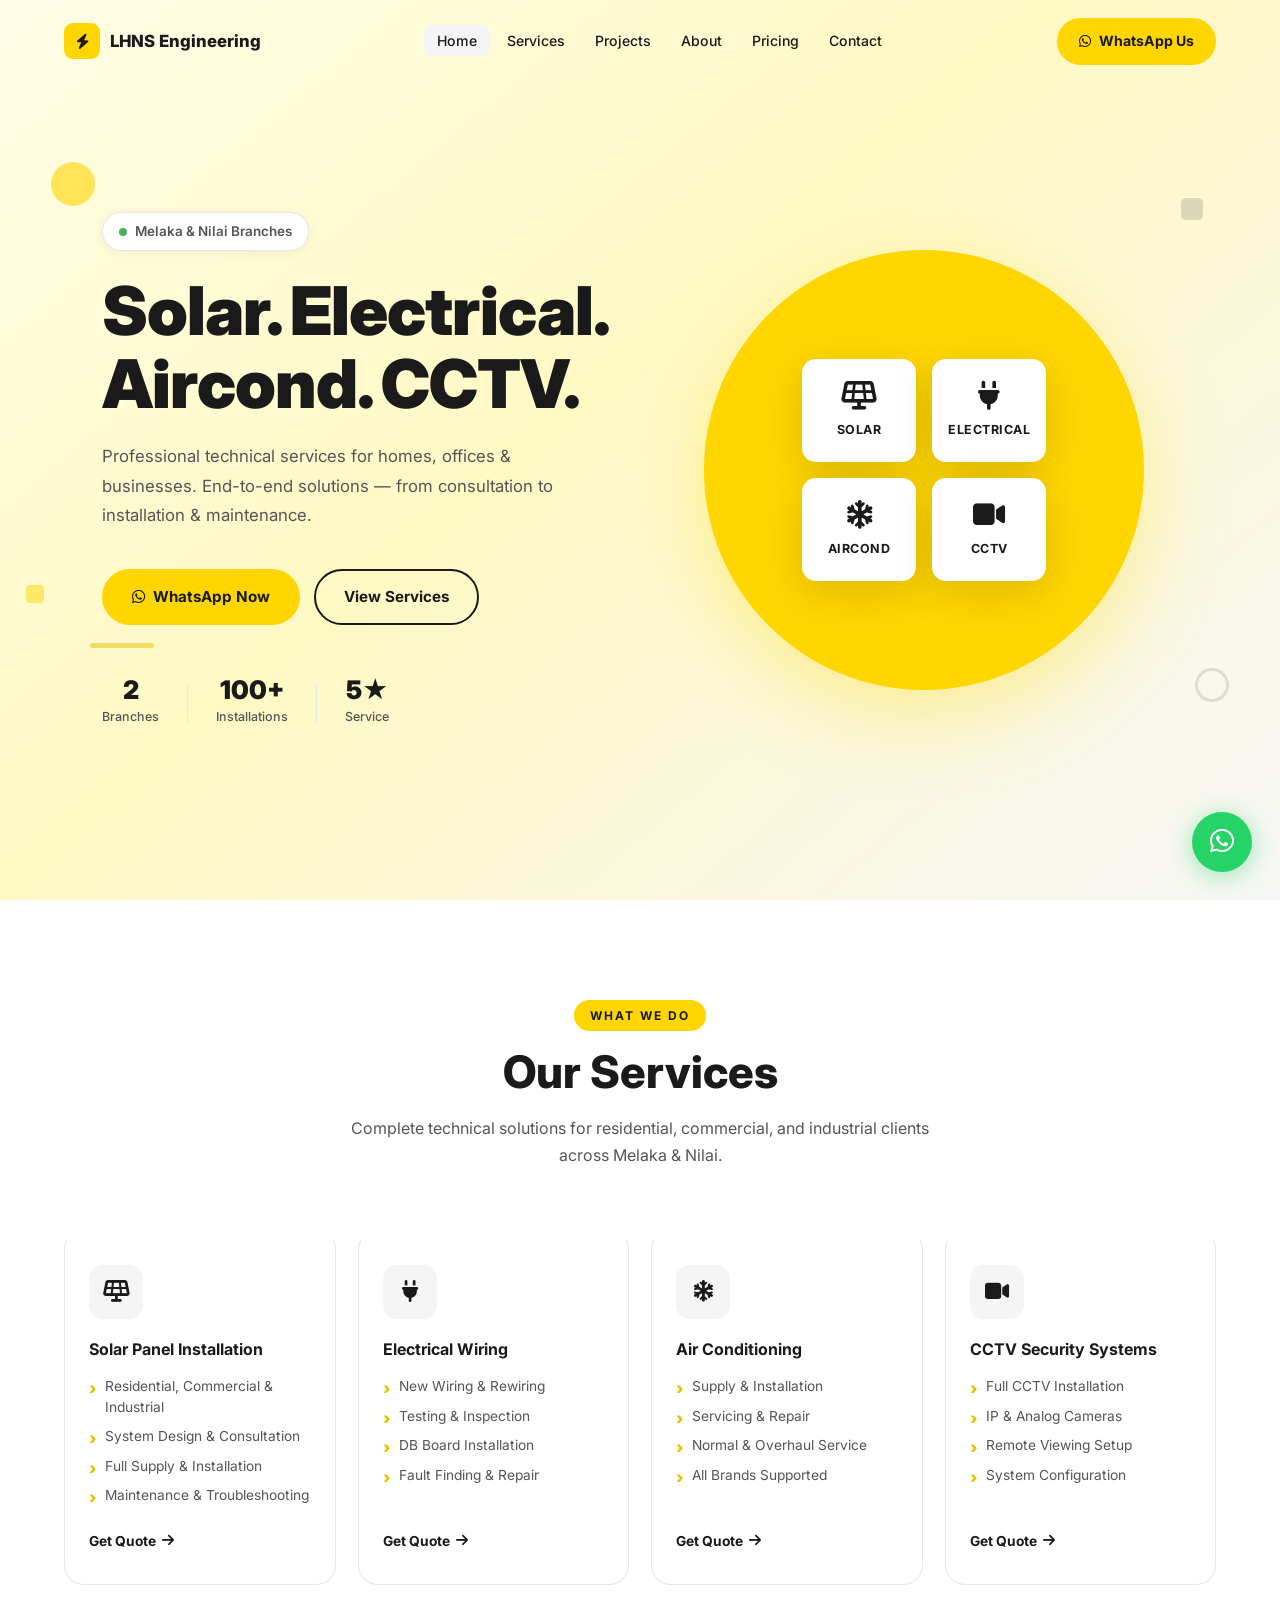
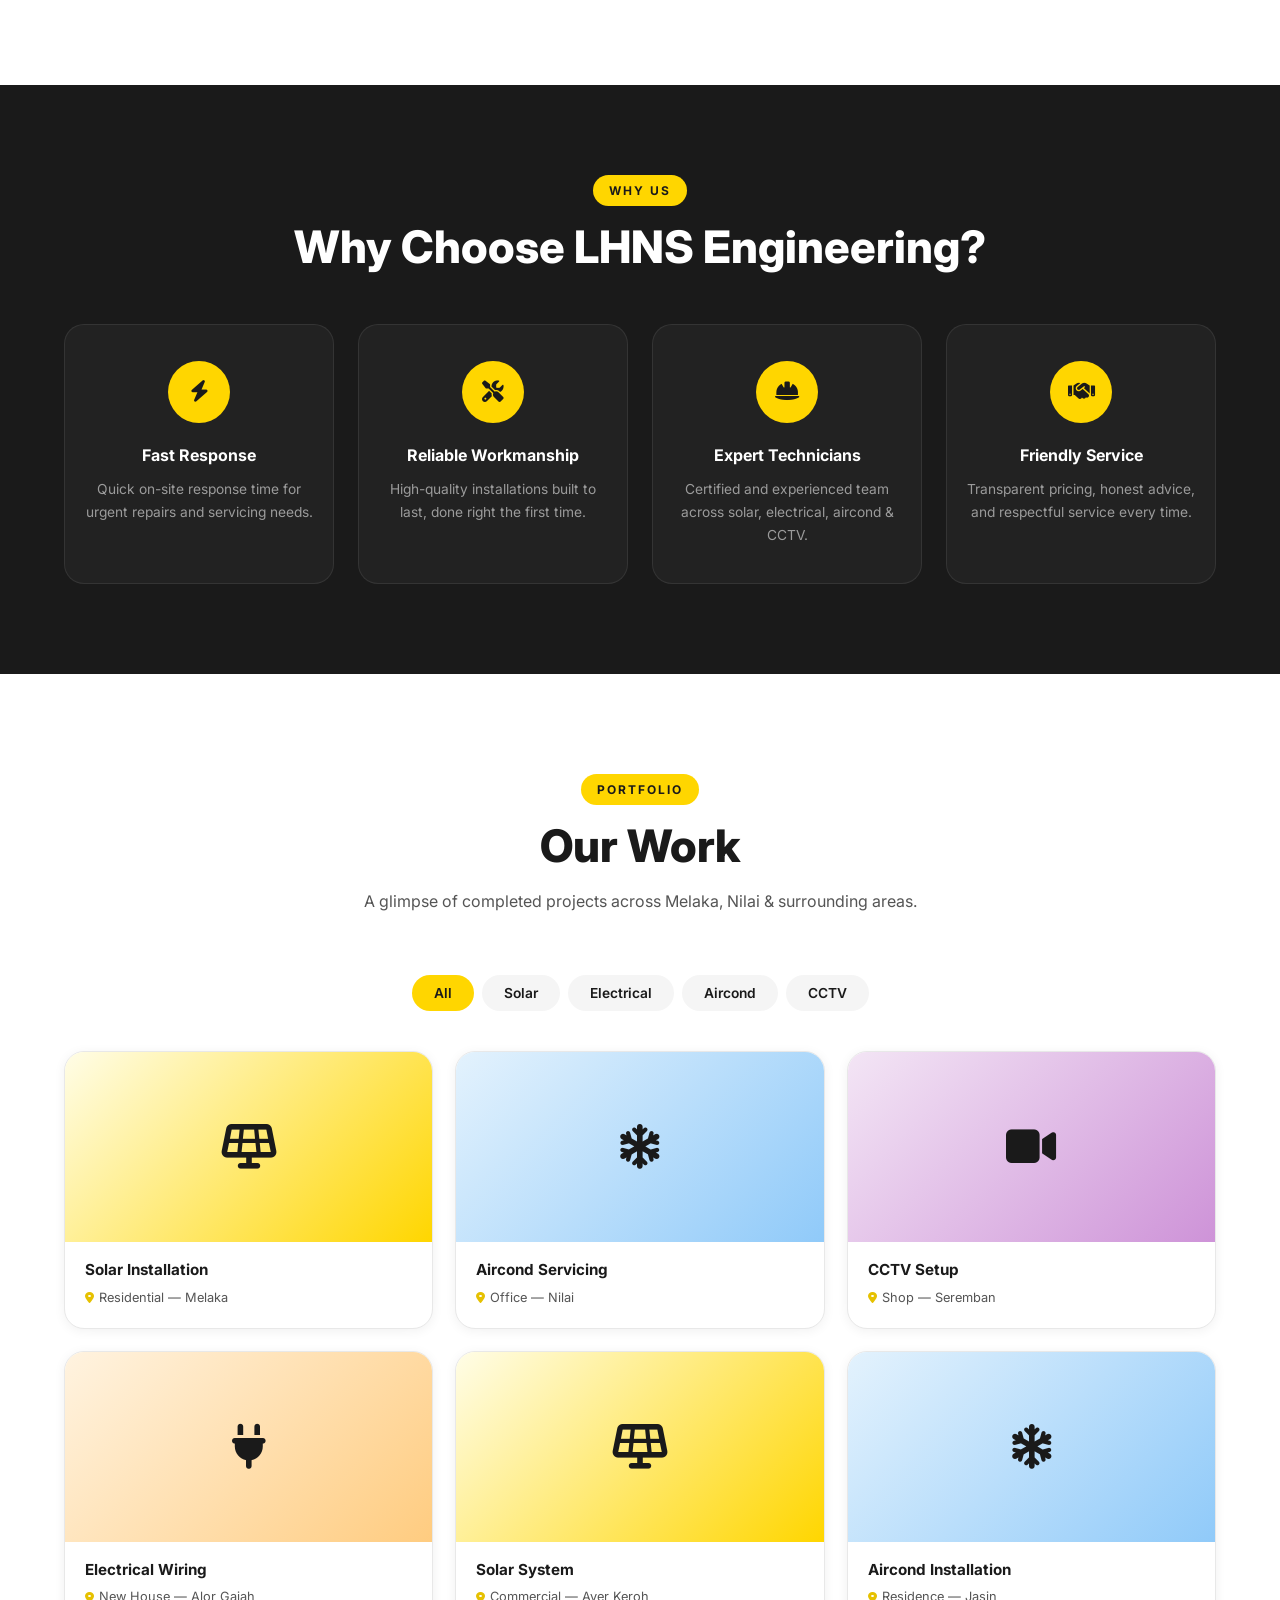
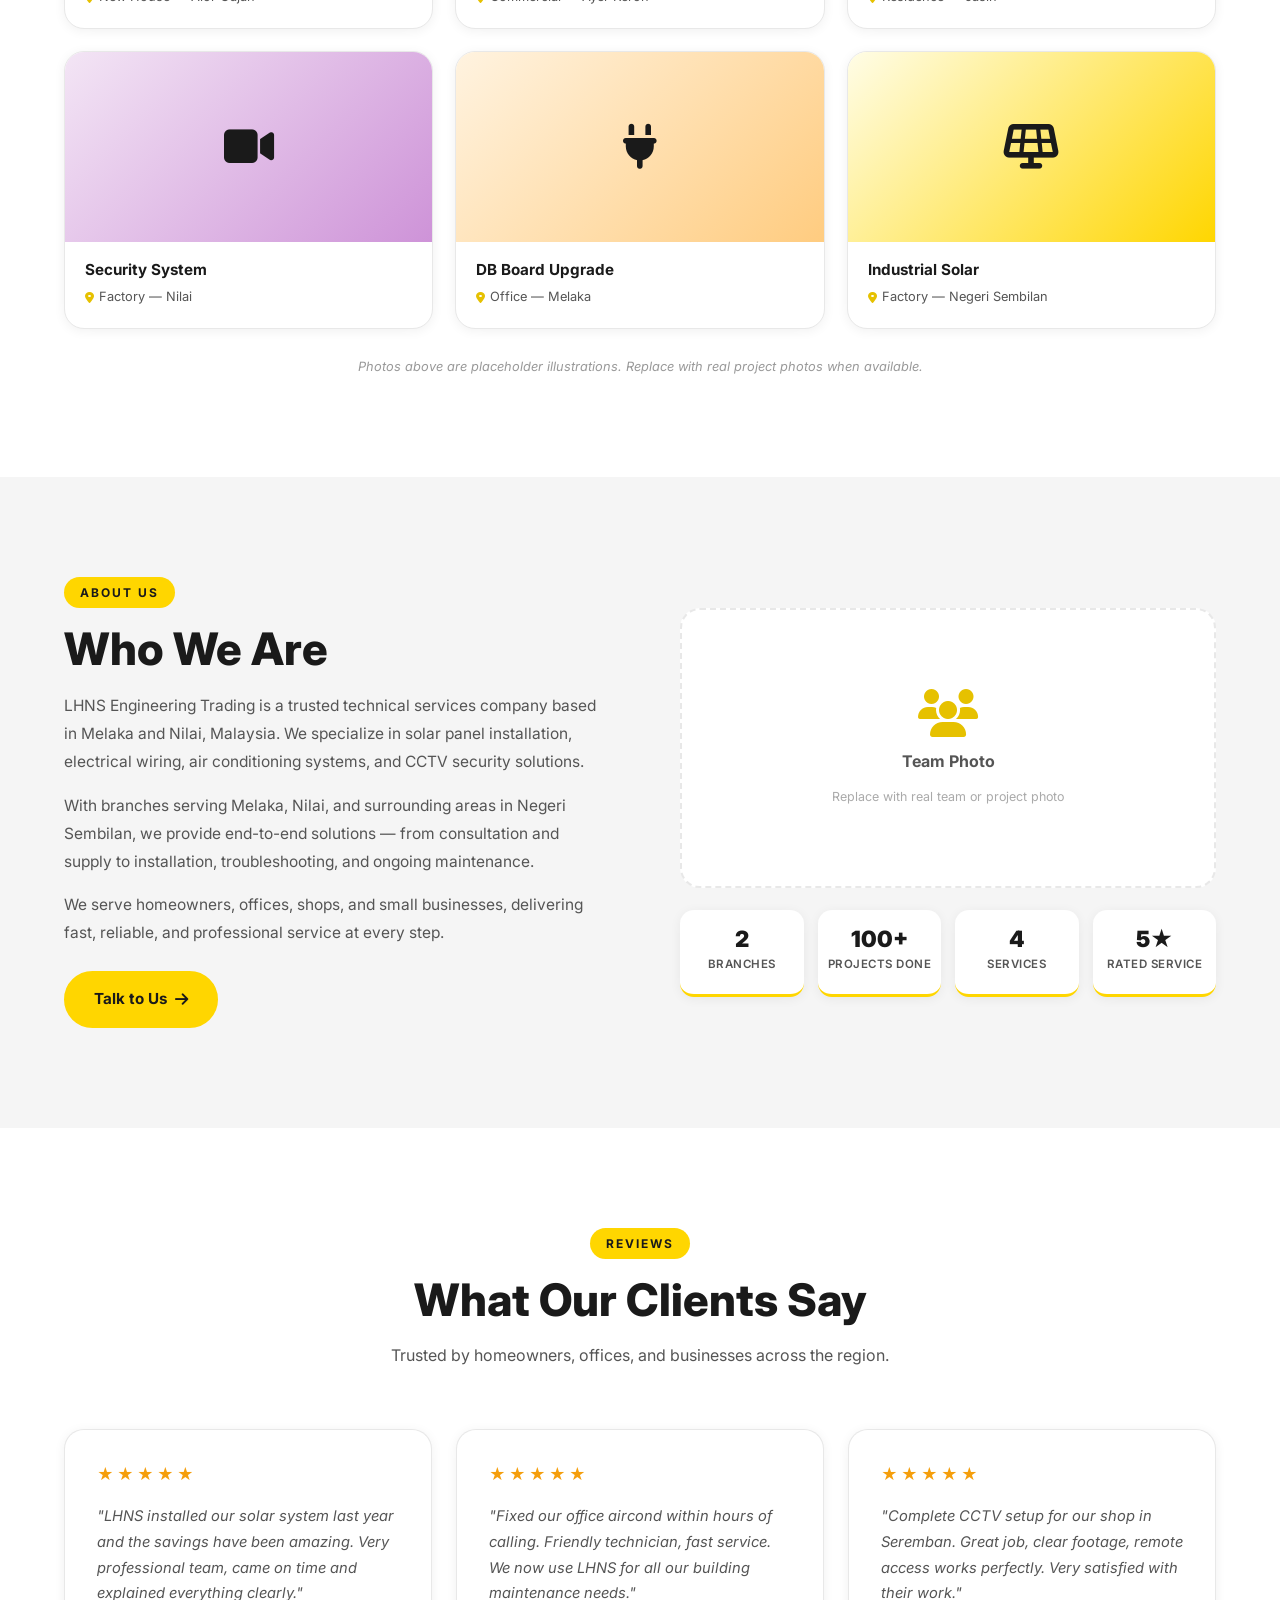
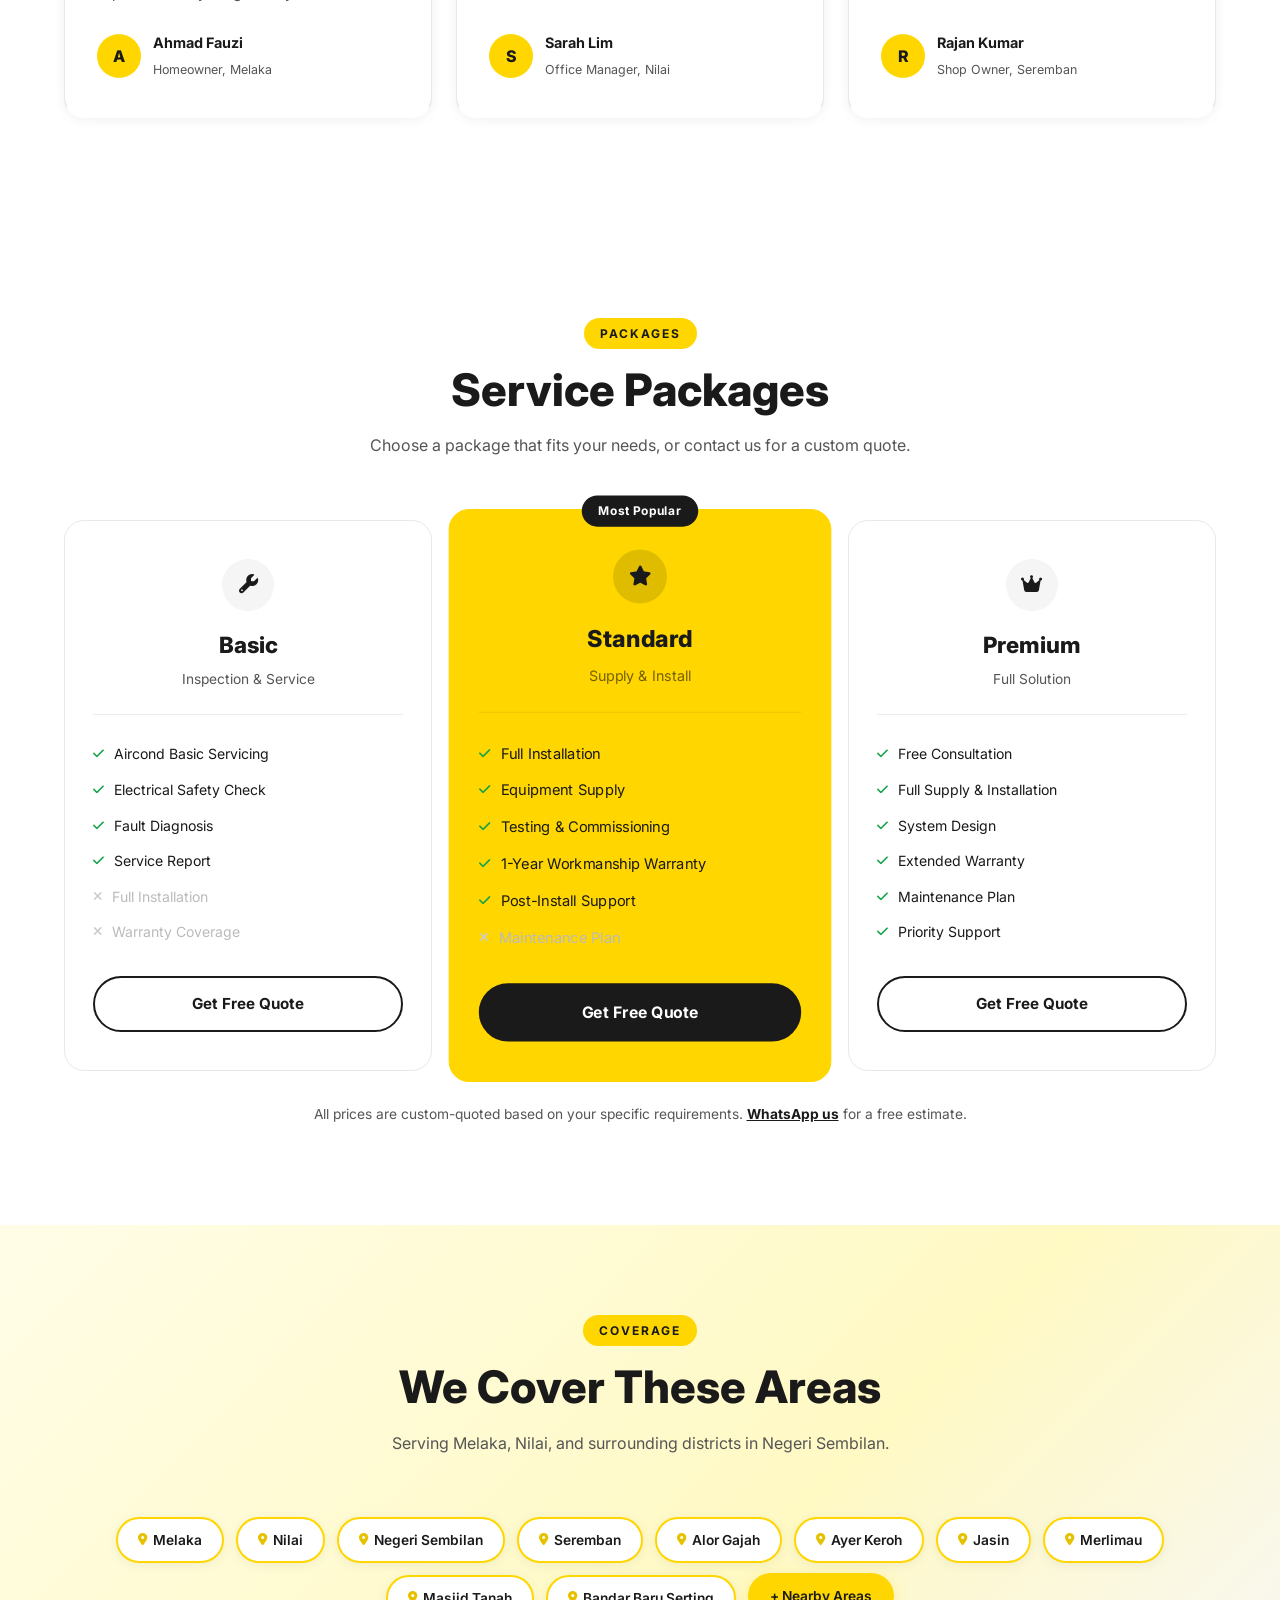
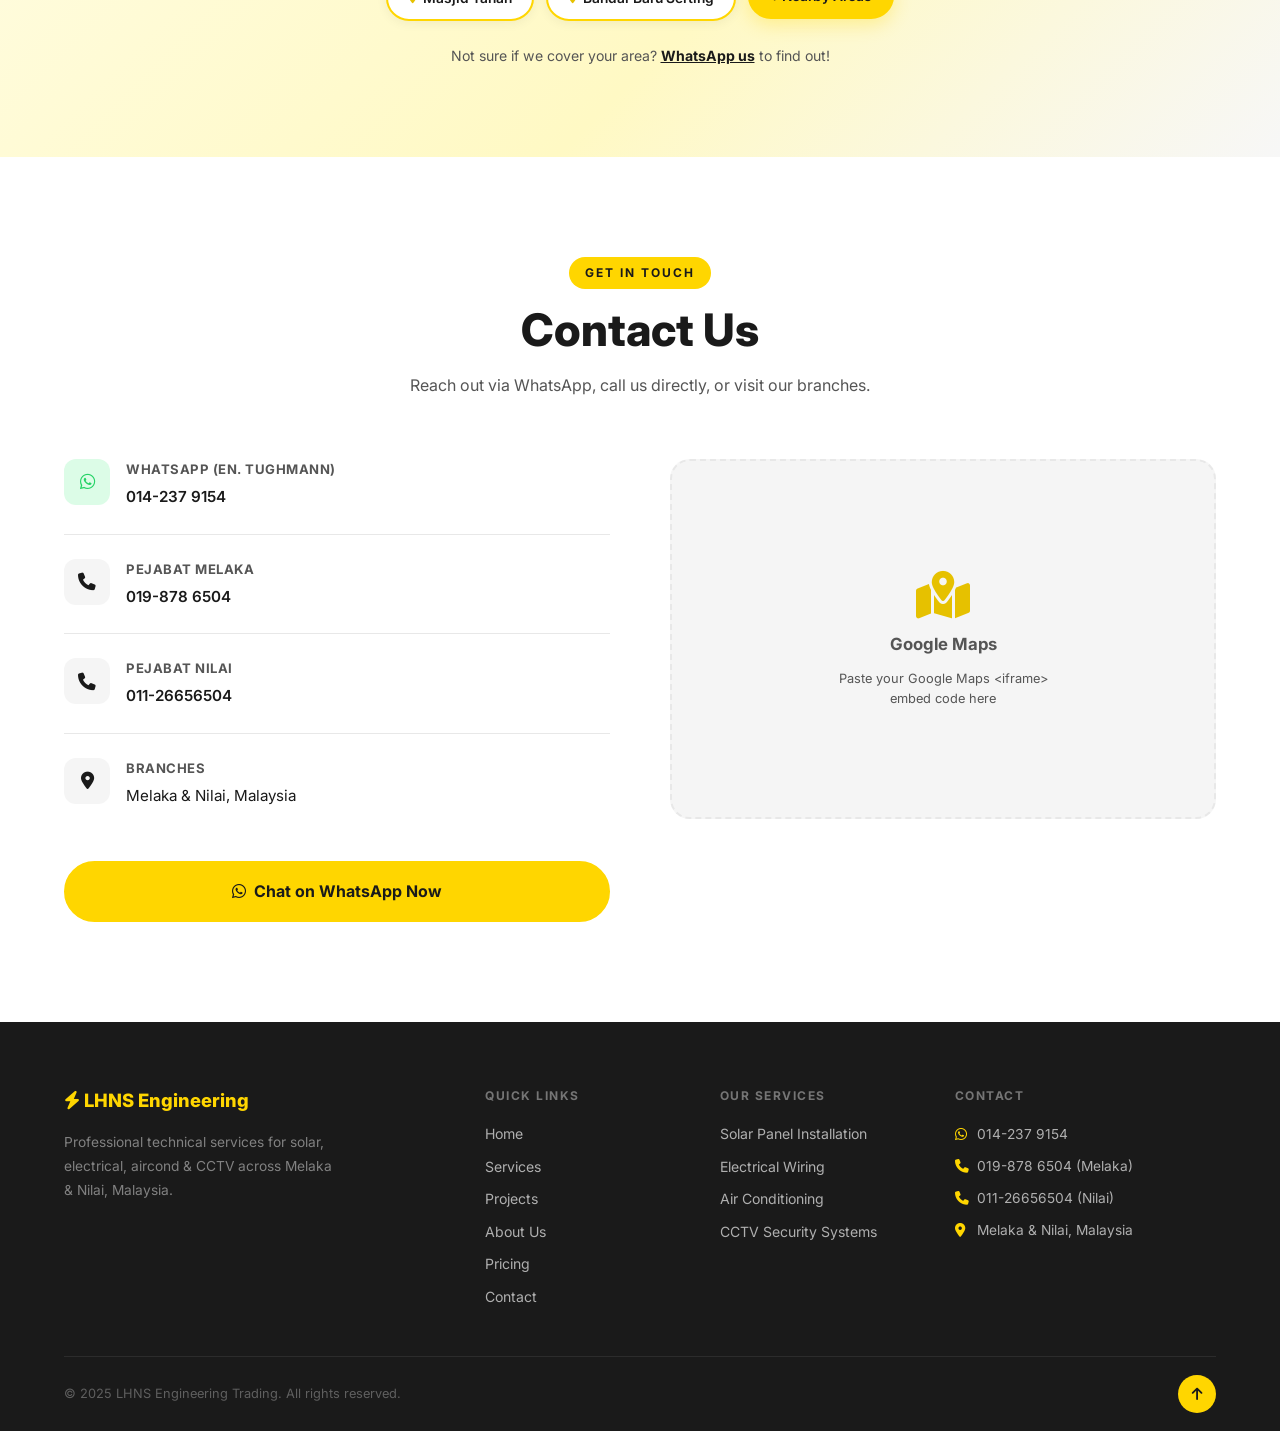
<file: index.html>
<!DOCTYPE html>
<html lang="en">
<head>
    <meta charset="UTF-8">
    <meta name="viewport" content="width=device-width, initial-scale=1.0">
    <title>LHNS Engineering Trading | Solar · Electrical · Aircond · CCTV</title>
    <meta name="description" content="LHNS Engineering Trading — Professional solar panel, electrical wiring, air conditioning, and CCTV installation services in Melaka & Nilai, Malaysia.">
    <link rel="preconnect" href="https://fonts.googleapis.com">
    <link rel="preconnect" href="https://fonts.gstatic.com" crossorigin>
    <link href="https://fonts.googleapis.com/css2?family=Inter:wght@400;500;600;700;800;900&display=swap" rel="stylesheet">
    <link rel="stylesheet" href="https://cdnjs.cloudflare.com/ajax/libs/font-awesome/6.5.0/css/all.min.css">
    <link rel="stylesheet" href="style.css">
</head>
<body>

    <!-- ===== NAVBAR ===== -->
    <nav class="navbar" id="navbar">
        <div class="nav-container">
            <a href="#home" class="nav-brand">
                <div class="nav-logo-icon"><i class="fas fa-bolt"></i></div>
                <span>LHNS Engineering</span>
            </a>
            <ul class="nav-links" id="navLinks">
                <li><a href="#home" class="nav-link active">Home</a></li>
                <li><a href="#services" class="nav-link">Services</a></li>
                <li><a href="#projects" class="nav-link">Projects</a></li>
                <li><a href="#about" class="nav-link">About</a></li>
                <li><a href="#pricing" class="nav-link">Pricing</a></li>
                <li><a href="#contact" class="nav-link">Contact</a></li>
            </ul>
            <a href="https://wa.me/60142379154" class="btn-primary nav-cta" target="_blank" rel="noopener">
                <i class="fab fa-whatsapp"></i> WhatsApp Us
            </a>
            <button class="hamburger" id="hamburger" aria-label="Toggle menu">
                <span></span><span></span><span></span>
            </button>
        </div>
    </nav>

    <!-- ===== HERO ===== -->
    <section class="hero" id="home">
        <div class="shape shape-1"></div>
        <div class="shape shape-2"></div>
        <div class="shape shape-3"></div>
        <div class="shape shape-4"></div>
        <div class="shape shape-5"></div>

        <div class="container hero-container">
            <div class="hero-text">
                <div class="hero-badge">
                    <span class="badge-dot"></span> Melaka &amp; Nilai Branches
                </div>
                <h1 class="hero-title">Solar. Electrical.<br>Aircond. CCTV.</h1>
                <p class="hero-subtitle">Professional technical services for homes, offices &amp; businesses. End-to-end solutions — from consultation to installation &amp; maintenance.</p>
                <div class="hero-btns">
                    <a href="https://wa.me/60142379154" class="btn-primary" target="_blank" rel="noopener">
                        <i class="fab fa-whatsapp"></i> WhatsApp Now
                    </a>
                    <a href="#services" class="btn-outline">View Services</a>
                </div>
                <div class="hero-stats">
                    <div class="stat">
                        <span class="stat-num">2</span>
                        <span class="stat-label">Branches</span>
                    </div>
                    <div class="stat-divider"></div>
                    <div class="stat">
                        <span class="stat-num">100+</span>
                        <span class="stat-label">Installations</span>
                    </div>
                    <div class="stat-divider"></div>
                    <div class="stat">
                        <span class="stat-num">5&#9733;</span>
                        <span class="stat-label">Service</span>
                    </div>
                </div>
            </div>
            <div class="hero-visual">
                <div class="hero-circle">
                    <div class="hero-icons-grid">
                        <div class="hero-icon-item">
                            <i class="fas fa-solar-panel"></i>
                            <span>Solar</span>
                        </div>
                        <div class="hero-icon-item">
                            <i class="fas fa-plug"></i>
                            <span>Electrical</span>
                        </div>
                        <div class="hero-icon-item">
                            <i class="fas fa-snowflake"></i>
                            <span>Aircond</span>
                        </div>
                        <div class="hero-icon-item">
                            <i class="fas fa-video"></i>
                            <span>CCTV</span>
                        </div>
                    </div>
                </div>
            </div>
        </div>
    </section>

    <!-- ===== SERVICES ===== -->
    <section class="section" id="services">
        <div class="container">
            <div class="section-header">
                <span class="section-tag">What We Do</span>
                <h2 class="section-title">Our Services</h2>
                <p class="section-sub">Complete technical solutions for residential, commercial, and industrial clients across Melaka &amp; Nilai.</p>
            </div>
            <div class="services-grid">
                <div class="service-card fade-in">
                    <div class="service-icon"><i class="fas fa-solar-panel"></i></div>
                    <h3>Solar Panel Installation</h3>
                    <ul>
                        <li>Residential, Commercial &amp; Industrial</li>
                        <li>System Design &amp; Consultation</li>
                        <li>Full Supply &amp; Installation</li>
                        <li>Maintenance &amp; Troubleshooting</li>
                    </ul>
                    <a href="https://wa.me/60142379154" class="card-cta" target="_blank">Get Quote <i class="fas fa-arrow-right"></i></a>
                </div>
                <div class="service-card fade-in">
                    <div class="service-icon"><i class="fas fa-plug"></i></div>
                    <h3>Electrical Wiring</h3>
                    <ul>
                        <li>New Wiring &amp; Rewiring</li>
                        <li>Testing &amp; Inspection</li>
                        <li>DB Board Installation</li>
                        <li>Fault Finding &amp; Repair</li>
                    </ul>
                    <a href="https://wa.me/60142379154" class="card-cta" target="_blank">Get Quote <i class="fas fa-arrow-right"></i></a>
                </div>
                <div class="service-card fade-in">
                    <div class="service-icon"><i class="fas fa-snowflake"></i></div>
                    <h3>Air Conditioning</h3>
                    <ul>
                        <li>Supply &amp; Installation</li>
                        <li>Servicing &amp; Repair</li>
                        <li>Normal &amp; Overhaul Service</li>
                        <li>All Brands Supported</li>
                    </ul>
                    <a href="https://wa.me/60142379154" class="card-cta" target="_blank">Get Quote <i class="fas fa-arrow-right"></i></a>
                </div>
                <div class="service-card fade-in">
                    <div class="service-icon"><i class="fas fa-video"></i></div>
                    <h3>CCTV Security Systems</h3>
                    <ul>
                        <li>Full CCTV Installation</li>
                        <li>IP &amp; Analog Cameras</li>
                        <li>Remote Viewing Setup</li>
                        <li>System Configuration</li>
                    </ul>
                    <a href="https://wa.me/60142379154" class="card-cta" target="_blank">Get Quote <i class="fas fa-arrow-right"></i></a>
                </div>
            </div>
        </div>
    </section>

    <!-- ===== BENEFITS ===== -->
    <section class="benefits-section">
        <div class="container">
            <div class="section-header">
                <span class="section-tag">Why Us</span>
                <h2 class="section-title white">Why Choose LHNS Engineering?</h2>
            </div>
            <div class="benefits-grid">
                <div class="benefit-item fade-in">
                    <div class="benefit-icon"><i class="fas fa-bolt"></i></div>
                    <h4>Fast Response</h4>
                    <p>Quick on-site response time for urgent repairs and servicing needs.</p>
                </div>
                <div class="benefit-item fade-in">
                    <div class="benefit-icon"><i class="fas fa-tools"></i></div>
                    <h4>Reliable Workmanship</h4>
                    <p>High-quality installations built to last, done right the first time.</p>
                </div>
                <div class="benefit-item fade-in">
                    <div class="benefit-icon"><i class="fas fa-hard-hat"></i></div>
                    <h4>Expert Technicians</h4>
                    <p>Certified and experienced team across solar, electrical, aircond &amp; CCTV.</p>
                </div>
                <div class="benefit-item fade-in">
                    <div class="benefit-icon"><i class="fas fa-handshake"></i></div>
                    <h4>Friendly Service</h4>
                    <p>Transparent pricing, honest advice, and respectful service every time.</p>
                </div>
            </div>
        </div>
    </section>

    <!-- ===== PROJECTS / GALLERY ===== -->
    <section class="section" id="projects">
        <div class="container">
            <div class="section-header">
                <span class="section-tag">Portfolio</span>
                <h2 class="section-title">Our Work</h2>
                <p class="section-sub">A glimpse of completed projects across Melaka, Nilai &amp; surrounding areas.</p>
            </div>
            <div class="filter-tabs">
                <button class="filter-btn active" data-filter="all">All</button>
                <button class="filter-btn" data-filter="solar">Solar</button>
                <button class="filter-btn" data-filter="electrical">Electrical</button>
                <button class="filter-btn" data-filter="aircond">Aircond</button>
                <button class="filter-btn" data-filter="cctv">CCTV</button>
            </div>
            <div class="projects-grid">
                <div class="project-card fade-in" data-category="solar">
                    <div class="project-img solar-bg"><i class="fas fa-solar-panel"></i></div>
                    <div class="project-info">
                        <h4>Solar Installation</h4>
                        <p><i class="fas fa-map-marker-alt"></i> Residential — Melaka</p>
                    </div>
                </div>
                <div class="project-card fade-in" data-category="aircond">
                    <div class="project-img aircond-bg"><i class="fas fa-snowflake"></i></div>
                    <div class="project-info">
                        <h4>Aircond Servicing</h4>
                        <p><i class="fas fa-map-marker-alt"></i> Office — Nilai</p>
                    </div>
                </div>
                <div class="project-card fade-in" data-category="cctv">
                    <div class="project-img cctv-bg"><i class="fas fa-video"></i></div>
                    <div class="project-info">
                        <h4>CCTV Setup</h4>
                        <p><i class="fas fa-map-marker-alt"></i> Shop — Seremban</p>
                    </div>
                </div>
                <div class="project-card fade-in" data-category="electrical">
                    <div class="project-img elec-bg"><i class="fas fa-plug"></i></div>
                    <div class="project-info">
                        <h4>Electrical Wiring</h4>
                        <p><i class="fas fa-map-marker-alt"></i> New House — Alor Gajah</p>
                    </div>
                </div>
                <div class="project-card fade-in" data-category="solar">
                    <div class="project-img solar-bg"><i class="fas fa-solar-panel"></i></div>
                    <div class="project-info">
                        <h4>Solar System</h4>
                        <p><i class="fas fa-map-marker-alt"></i> Commercial — Ayer Keroh</p>
                    </div>
                </div>
                <div class="project-card fade-in" data-category="aircond">
                    <div class="project-img aircond-bg"><i class="fas fa-snowflake"></i></div>
                    <div class="project-info">
                        <h4>Aircond Installation</h4>
                        <p><i class="fas fa-map-marker-alt"></i> Residence — Jasin</p>
                    </div>
                </div>
                <div class="project-card fade-in" data-category="cctv">
                    <div class="project-img cctv-bg"><i class="fas fa-video"></i></div>
                    <div class="project-info">
                        <h4>Security System</h4>
                        <p><i class="fas fa-map-marker-alt"></i> Factory — Nilai</p>
                    </div>
                </div>
                <div class="project-card fade-in" data-category="electrical">
                    <div class="project-img elec-bg"><i class="fas fa-plug"></i></div>
                    <div class="project-info">
                        <h4>DB Board Upgrade</h4>
                        <p><i class="fas fa-map-marker-alt"></i> Office — Melaka</p>
                    </div>
                </div>
                <div class="project-card fade-in" data-category="solar">
                    <div class="project-img solar-bg"><i class="fas fa-solar-panel"></i></div>
                    <div class="project-info">
                        <h4>Industrial Solar</h4>
                        <p><i class="fas fa-map-marker-alt"></i> Factory — Negeri Sembilan</p>
                    </div>
                </div>
            </div>
            <div class="projects-note">
                <p>Photos above are placeholder illustrations. Replace with real project photos when available.</p>
            </div>
        </div>
    </section>

    <!-- ===== ABOUT US ===== -->
    <section class="section about-section" id="about">
        <div class="container">
            <div class="about-grid">
                <div class="about-text fade-in">
                    <span class="section-tag">About Us</span>
                    <h2 class="section-title left">Who We Are</h2>
                    <p>LHNS Engineering Trading is a trusted technical services company based in Melaka and Nilai, Malaysia. We specialize in solar panel installation, electrical wiring, air conditioning systems, and CCTV security solutions.</p>
                    <p>With branches serving Melaka, Nilai, and surrounding areas in Negeri Sembilan, we provide end-to-end solutions — from consultation and supply to installation, troubleshooting, and ongoing maintenance.</p>
                    <p>We serve homeowners, offices, shops, and small businesses, delivering fast, reliable, and professional service at every step.</p>
                    <a href="https://wa.me/60142379154" class="btn-primary" target="_blank" rel="noopener" style="margin-top:8px;">
                        Talk to Us <i class="fas fa-arrow-right"></i>
                    </a>
                </div>
                <div class="about-visual fade-in">
                    <div class="about-img-placeholder">
                        <i class="fas fa-users"></i>
                        <p>Team Photo</p>
                        <small>Replace with real team or project photo</small>
                    </div>
                    <div class="about-stats">
                        <div class="about-stat">
                            <span class="about-stat-num">2</span>
                            <span class="about-stat-label">Branches</span>
                        </div>
                        <div class="about-stat">
                            <span class="about-stat-num">100+</span>
                            <span class="about-stat-label">Projects Done</span>
                        </div>
                        <div class="about-stat">
                            <span class="about-stat-num">4</span>
                            <span class="about-stat-label">Services</span>
                        </div>
                        <div class="about-stat">
                            <span class="about-stat-num">5&#9733;</span>
                            <span class="about-stat-label">Rated Service</span>
                        </div>
                    </div>
                </div>
            </div>
        </div>
    </section>

    <!-- ===== TESTIMONIALS ===== -->
    <section class="section testimonials-section" id="testimonials">
        <div class="container">
            <div class="section-header">
                <span class="section-tag">Reviews</span>
                <h2 class="section-title">What Our Clients Say</h2>
                <p class="section-sub">Trusted by homeowners, offices, and businesses across the region.</p>
            </div>
            <div class="testimonials-grid">
                <div class="testimonial-card fade-in">
                    <div class="stars">&#9733;&#9733;&#9733;&#9733;&#9733;</div>
                    <p>"LHNS installed our solar system last year and the savings have been amazing. Very professional team, came on time and explained everything clearly."</p>
                    <div class="testimonial-author">
                        <div class="author-avatar">A</div>
                        <div>
                            <strong>Ahmad Fauzi</strong>
                            <span>Homeowner, Melaka</span>
                        </div>
                    </div>
                </div>
                <div class="testimonial-card fade-in">
                    <div class="stars">&#9733;&#9733;&#9733;&#9733;&#9733;</div>
                    <p>"Fixed our office aircond within hours of calling. Friendly technician, fast service. We now use LHNS for all our building maintenance needs."</p>
                    <div class="testimonial-author">
                        <div class="author-avatar">S</div>
                        <div>
                            <strong>Sarah Lim</strong>
                            <span>Office Manager, Nilai</span>
                        </div>
                    </div>
                </div>
                <div class="testimonial-card fade-in">
                    <div class="stars">&#9733;&#9733;&#9733;&#9733;&#9733;</div>
                    <p>"Complete CCTV setup for our shop in Seremban. Great job, clear footage, remote access works perfectly. Very satisfied with their work."</p>
                    <div class="testimonial-author">
                        <div class="author-avatar">R</div>
                        <div>
                            <strong>Rajan Kumar</strong>
                            <span>Shop Owner, Seremban</span>
                        </div>
                    </div>
                </div>
            </div>
        </div>
    </section>

    <!-- ===== PRICING ===== -->
    <section class="section" id="pricing">
        <div class="container">
            <div class="section-header">
                <span class="section-tag">Packages</span>
                <h2 class="section-title">Service Packages</h2>
                <p class="section-sub">Choose a package that fits your needs, or contact us for a custom quote.</p>
            </div>
            <div class="pricing-grid">
                <div class="pricing-card fade-in">
                    <div class="pricing-header">
                        <div class="pricing-icon"><i class="fas fa-wrench"></i></div>
                        <h3>Basic</h3>
                        <p>Inspection &amp; Service</p>
                    </div>
                    <ul class="pricing-features">
                        <li><i class="fas fa-check"></i> Aircond Basic Servicing</li>
                        <li><i class="fas fa-check"></i> Electrical Safety Check</li>
                        <li><i class="fas fa-check"></i> Fault Diagnosis</li>
                        <li><i class="fas fa-check"></i> Service Report</li>
                        <li class="disabled"><i class="fas fa-times"></i> Full Installation</li>
                        <li class="disabled"><i class="fas fa-times"></i> Warranty Coverage</li>
                    </ul>
                    <a href="https://wa.me/60142379154" class="btn-outline full-width" target="_blank" rel="noopener">Get Free Quote</a>
                </div>
                <div class="pricing-card featured fade-in">
                    <div class="pricing-badge">Most Popular</div>
                    <div class="pricing-header">
                        <div class="pricing-icon featured-icon"><i class="fas fa-star"></i></div>
                        <h3>Standard</h3>
                        <p>Supply &amp; Install</p>
                    </div>
                    <ul class="pricing-features">
                        <li><i class="fas fa-check"></i> Full Installation</li>
                        <li><i class="fas fa-check"></i> Equipment Supply</li>
                        <li><i class="fas fa-check"></i> Testing &amp; Commissioning</li>
                        <li><i class="fas fa-check"></i> 1-Year Workmanship Warranty</li>
                        <li><i class="fas fa-check"></i> Post-Install Support</li>
                        <li class="disabled"><i class="fas fa-times"></i> Maintenance Plan</li>
                    </ul>
                    <a href="https://wa.me/60142379154" class="btn-dark full-width" target="_blank" rel="noopener">Get Free Quote</a>
                </div>
                <div class="pricing-card fade-in">
                    <div class="pricing-header">
                        <div class="pricing-icon"><i class="fas fa-crown"></i></div>
                        <h3>Premium</h3>
                        <p>Full Solution</p>
                    </div>
                    <ul class="pricing-features">
                        <li><i class="fas fa-check"></i> Free Consultation</li>
                        <li><i class="fas fa-check"></i> Full Supply &amp; Installation</li>
                        <li><i class="fas fa-check"></i> System Design</li>
                        <li><i class="fas fa-check"></i> Extended Warranty</li>
                        <li><i class="fas fa-check"></i> Maintenance Plan</li>
                        <li><i class="fas fa-check"></i> Priority Support</li>
                    </ul>
                    <a href="https://wa.me/60142379154" class="btn-outline full-width" target="_blank" rel="noopener">Get Free Quote</a>
                </div>
            </div>
            <p class="pricing-note">All prices are custom-quoted based on your specific requirements. <a href="https://wa.me/60142379154" target="_blank">WhatsApp us</a> for a free estimate.</p>
        </div>
    </section>

    <!-- ===== SERVICE AREAS ===== -->
    <section class="areas-section" id="areas">
        <div class="container">
            <div class="section-header">
                <span class="section-tag">Coverage</span>
                <h2 class="section-title">We Cover These Areas</h2>
                <p class="section-sub">Serving Melaka, Nilai, and surrounding districts in Negeri Sembilan.</p>
            </div>
            <div class="areas-grid">
                <span class="area-pill"><i class="fas fa-map-marker-alt"></i> Melaka</span>
                <span class="area-pill"><i class="fas fa-map-marker-alt"></i> Nilai</span>
                <span class="area-pill"><i class="fas fa-map-marker-alt"></i> Negeri Sembilan</span>
                <span class="area-pill"><i class="fas fa-map-marker-alt"></i> Seremban</span>
                <span class="area-pill"><i class="fas fa-map-marker-alt"></i> Alor Gajah</span>
                <span class="area-pill"><i class="fas fa-map-marker-alt"></i> Ayer Keroh</span>
                <span class="area-pill"><i class="fas fa-map-marker-alt"></i> Jasin</span>
                <span class="area-pill"><i class="fas fa-map-marker-alt"></i> Merlimau</span>
                <span class="area-pill"><i class="fas fa-map-marker-alt"></i> Masjid Tanah</span>
                <span class="area-pill"><i class="fas fa-map-marker-alt"></i> Bandar Baru Serting</span>
                <span class="area-pill area-pill--more">+ Nearby Areas</span>
            </div>
            <p class="areas-note">Not sure if we cover your area? <a href="https://wa.me/60142379154" target="_blank">WhatsApp us</a> to find out!</p>
        </div>
    </section>

    <!-- ===== CONTACT ===== -->
    <section class="section" id="contact">
        <div class="container">
            <div class="section-header">
                <span class="section-tag">Get In Touch</span>
                <h2 class="section-title">Contact Us</h2>
                <p class="section-sub">Reach out via WhatsApp, call us directly, or visit our branches.</p>
            </div>
            <div class="contact-grid">
                <div class="contact-info fade-in">
                    <div class="contact-item">
                        <div class="contact-icon wa-icon"><i class="fab fa-whatsapp"></i></div>
                        <div>
                            <strong>WhatsApp (En. Tughmann)</strong>
                            <a href="https://wa.me/60142379154" target="_blank">014-237 9154</a>
                        </div>
                    </div>
                    <div class="contact-item">
                        <div class="contact-icon"><i class="fas fa-phone"></i></div>
                        <div>
                            <strong>Pejabat Melaka</strong>
                            <a href="tel:+60198786504">019-878 6504</a>
                        </div>
                    </div>
                    <div class="contact-item">
                        <div class="contact-icon"><i class="fas fa-phone"></i></div>
                        <div>
                            <strong>Pejabat Nilai</strong>
                            <a href="tel:+601126656504">011-26656504</a>
                        </div>
                    </div>
                    <div class="contact-item">
                        <div class="contact-icon"><i class="fas fa-map-marker-alt"></i></div>
                        <div>
                            <strong>Branches</strong>
                            <span>Melaka &amp; Nilai, Malaysia</span>
                        </div>
                    </div>
                    <a href="https://wa.me/60142379154" class="btn-primary wa-cta" target="_blank" rel="noopener">
                        <i class="fab fa-whatsapp"></i> Chat on WhatsApp Now
                    </a>
                </div>
                <div class="contact-map fade-in">
                    <!--
                        TO ADD GOOGLE MAPS:
                        1. Go to maps.google.com
                        2. Search for your business address
                        3. Click Share > Embed a map
                        4. Copy the <iframe> code and paste it here (replacing this comment block)
                    -->
                    <div class="map-placeholder">
                        <i class="fas fa-map-marked-alt"></i>
                        <p>Google Maps</p>
                        <small>Paste your Google Maps &lt;iframe&gt; embed code here</small>
                    </div>
                </div>
            </div>
        </div>
    </section>

    <!-- ===== FOOTER ===== -->
    <footer class="footer">
        <div class="container">
            <div class="footer-top">
                <div class="footer-brand">
                    <div class="footer-logo"><i class="fas fa-bolt"></i> LHNS Engineering</div>
                    <p>Professional technical services for solar, electrical, aircond &amp; CCTV across Melaka &amp; Nilai, Malaysia.</p>
                </div>
                <div class="footer-col">
                    <h4>Quick Links</h4>
                    <ul>
                        <li><a href="#home">Home</a></li>
                        <li><a href="#services">Services</a></li>
                        <li><a href="#projects">Projects</a></li>
                        <li><a href="#about">About Us</a></li>
                        <li><a href="#pricing">Pricing</a></li>
                        <li><a href="#contact">Contact</a></li>
                    </ul>
                </div>
                <div class="footer-col">
                    <h4>Our Services</h4>
                    <ul>
                        <li>Solar Panel Installation</li>
                        <li>Electrical Wiring</li>
                        <li>Air Conditioning</li>
                        <li>CCTV Security Systems</li>
                    </ul>
                </div>
                <div class="footer-col">
                    <h4>Contact</h4>
                    <p><i class="fab fa-whatsapp"></i> 014-237 9154</p>
                    <p><i class="fas fa-phone"></i> 019-878 6504 (Melaka)</p>
                    <p><i class="fas fa-phone"></i> 011-26656504 (Nilai)</p>
                    <p><i class="fas fa-map-marker-alt"></i> Melaka &amp; Nilai, Malaysia</p>
                </div>
            </div>
            <div class="footer-bottom">
                <p>&copy; 2025 LHNS Engineering Trading. All rights reserved.</p>
                <a href="#home" class="back-to-top" aria-label="Back to top"><i class="fas fa-arrow-up"></i></a>
            </div>
        </div>
    </footer>

    <!-- ===== FLOATING WHATSAPP BUTTON ===== -->
    <a href="https://wa.me/60142379154" class="whatsapp-float" target="_blank" rel="noopener" aria-label="Chat on WhatsApp">
        <i class="fab fa-whatsapp"></i>
    </a>

    <script src="script.js"></script>
</body>
</html>
</file>
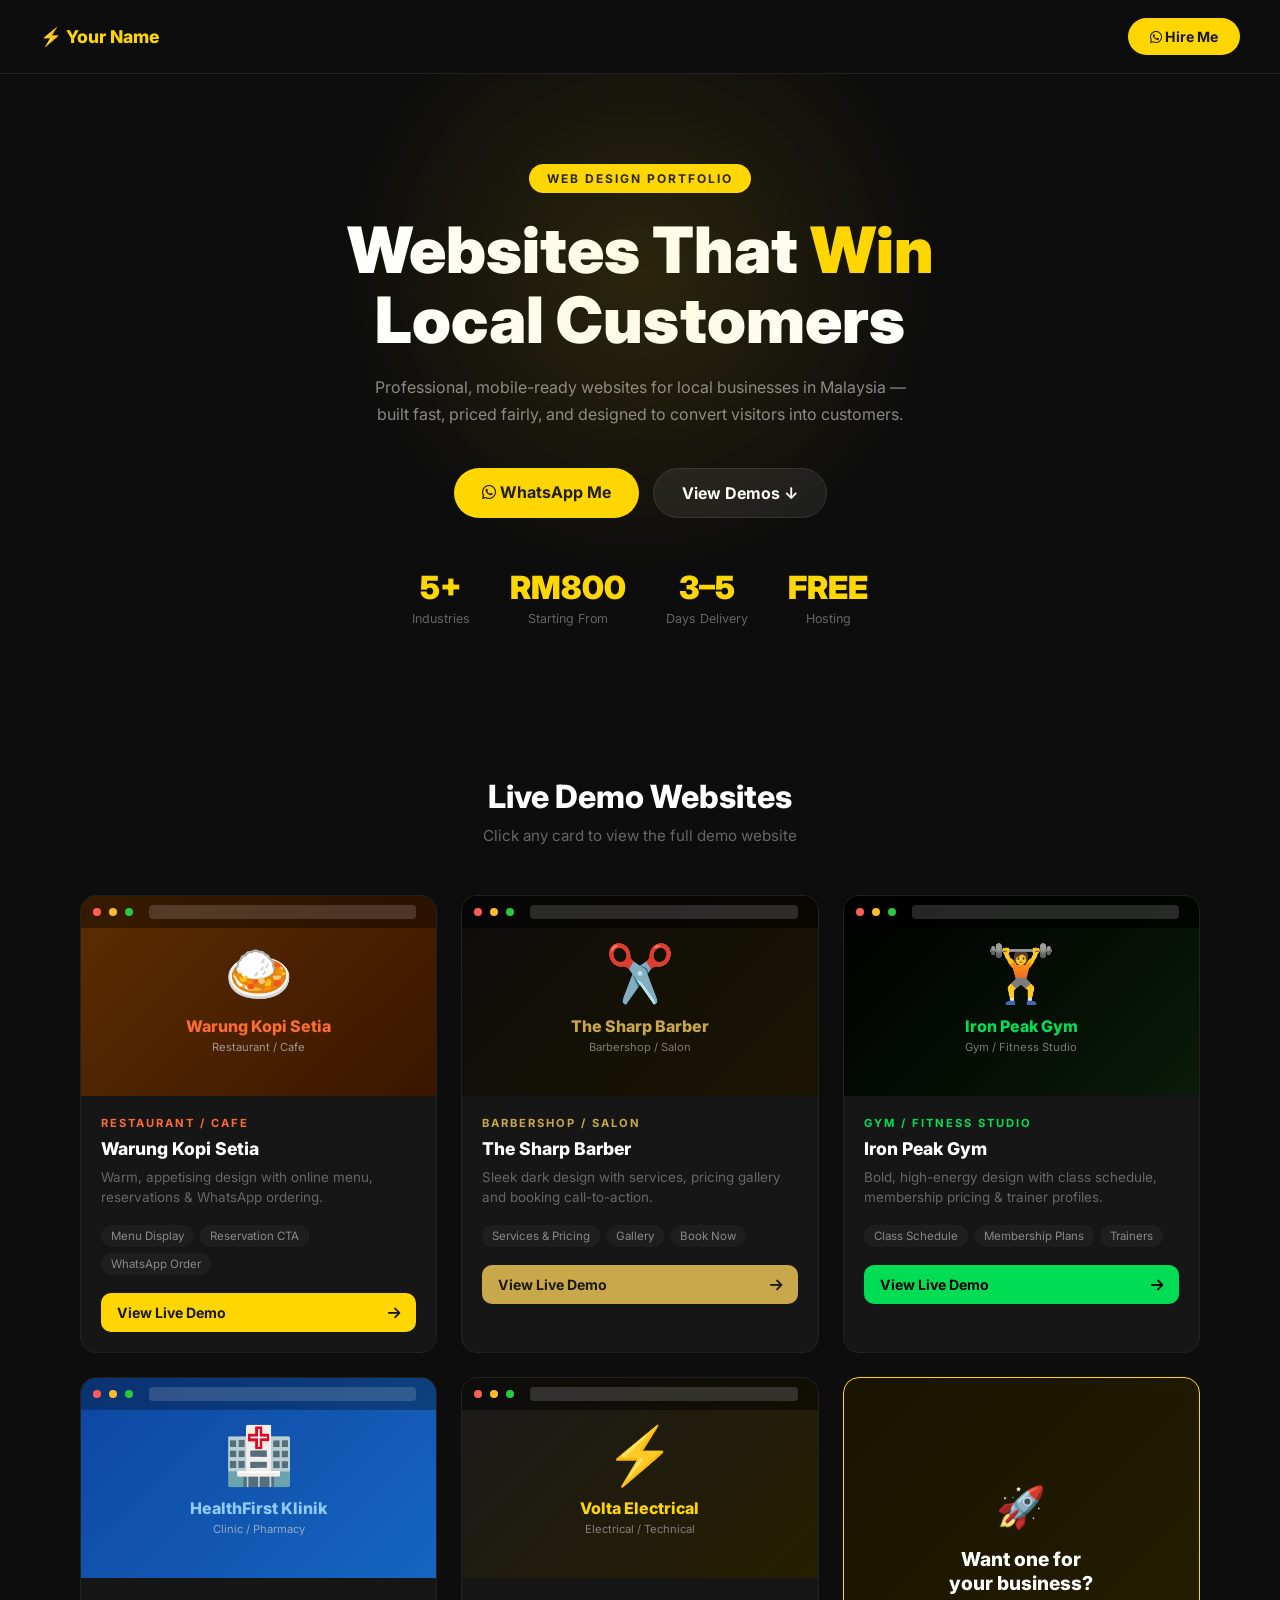
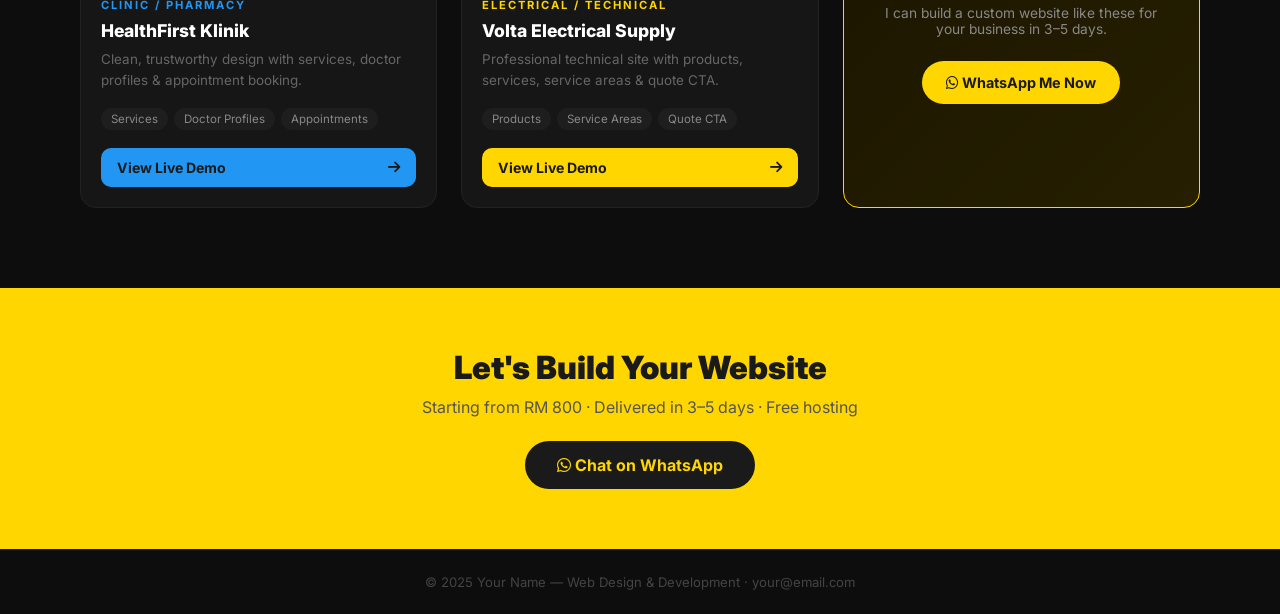
<file: demos/index.html>
<!DOCTYPE html>
<html lang="en">
<head>
<meta charset="UTF-8">
<meta name="viewport" content="width=device-width, initial-scale=1.0">
<title>My Web Design Portfolio</title>
<link href="https://fonts.googleapis.com/css2?family=Inter:wght@400;600;700;800;900&display=swap" rel="stylesheet">
<link rel="stylesheet" href="https://cdnjs.cloudflare.com/ajax/libs/font-awesome/6.5.0/css/all.min.css">
<style>
*{margin:0;padding:0;box-sizing:border-box}
body{font-family:'Inter',sans-serif;background:#0D0D0D;color:#fff}
a{text-decoration:none;color:inherit}

/* NAV */
nav{padding:18px 40px;display:flex;justify-content:space-between;align-items:center;border-bottom:1px solid #222}
.nav-logo{font-weight:800;font-size:1.1rem;color:#FFD600}
.nav-cta{background:#FFD600;color:#1A1A1A;padding:10px 22px;border-radius:50px;font-weight:700;font-size:0.88rem}

/* HERO */
.hero{text-align:center;padding:90px 40px 70px;position:relative;overflow:hidden}
.hero::before{content:'';position:absolute;top:-100px;left:50%;transform:translateX(-50%);width:600px;height:600px;background:radial-gradient(circle,rgba(255,214,0,0.12) 0%,transparent 70%);pointer-events:none}
.hero-tag{display:inline-block;background:#FFD600;color:#1A1A1A;font-size:0.75rem;font-weight:700;letter-spacing:2px;text-transform:uppercase;padding:7px 18px;border-radius:50px;margin-bottom:22px}
.hero h1{font-size:clamp(2.2rem,5vw,4rem);font-weight:900;line-height:1.1;margin-bottom:18px}
.hero h1 span{color:#FFD600}
.hero p{font-size:1rem;color:#888;max-width:560px;margin:0 auto 40px;line-height:1.7}
.hero-stats{display:flex;gap:40px;justify-content:center;margin-top:50px}
.stat{text-align:center}
.stat-n{display:block;font-size:2rem;font-weight:900;color:#FFD600}
.stat-l{font-size:0.78rem;color:#666;margin-top:4px}

/* GRID */
.grid-section{padding:80px 40px;max-width:1200px;margin:0 auto}
.grid-title{text-align:center;margin-bottom:50px}
.grid-title h2{font-size:2rem;font-weight:800;margin-bottom:10px}
.grid-title p{color:#666;font-size:0.95rem}
.demos-grid{display:grid;grid-template-columns:repeat(3,1fr);gap:24px}

/* CARD */
.demo-card{background:#161616;border:1px solid #222;border-radius:16px;overflow:hidden;transition:all .3s;cursor:pointer}
.demo-card:hover{transform:translateY(-6px);border-color:#FFD600;box-shadow:0 12px 40px rgba(255,214,0,0.15)}
.card-preview{height:200px;display:flex;align-items:center;justify-content:center;font-size:3.5rem;position:relative;overflow:hidden}
.card-preview .preview-nav{position:absolute;top:0;left:0;right:0;height:32px;display:flex;align-items:center;padding:0 12px;gap:8px}
.preview-dot{width:8px;height:8px;border-radius:50%}
.preview-url{height:14px;background:rgba(255,255,255,0.15);border-radius:4px;flex:1;margin:0 8px}
.card-preview .preview-content{text-align:center;z-index:1}
.card-preview .preview-content h3{font-size:1rem;font-weight:800;margin-top:10px;line-height:1.2}
.card-preview .preview-content p{font-size:0.7rem;opacity:0.7;margin-top:4px}
.card-body{padding:20px}
.card-type{font-size:0.7rem;font-weight:700;letter-spacing:2px;text-transform:uppercase;margin-bottom:8px}
.card-name{font-size:1.1rem;font-weight:800;margin-bottom:8px}
.card-desc{font-size:0.84rem;color:#666;margin-bottom:18px;line-height:1.5}
.card-tags{display:flex;flex-wrap:wrap;gap:6px;margin-bottom:18px}
.tag{font-size:0.72rem;padding:4px 10px;border-radius:50px;background:#1E1E1E;color:#888}
.card-link{display:flex;align-items:center;justify-content:space-between;background:#FFD600;color:#1A1A1A;padding:11px 16px;border-radius:10px;font-weight:700;font-size:0.88rem;transition:all .2s}
.card-link:hover{background:#E6C100}

/* CONTACT STRIP */
.contact-strip{background:#FFD600;padding:60px 40px;text-align:center}
.contact-strip h2{font-size:2rem;font-weight:900;color:#1A1A1A;margin-bottom:10px}
.contact-strip p{color:#555;margin-bottom:24px}
.contact-strip a{display:inline-block;background:#1A1A1A;color:#FFD600;padding:14px 32px;border-radius:50px;font-weight:700}

/* FOOTER */
footer{text-align:center;padding:24px;color:#444;font-size:0.82rem;border-top:1px solid #1A1A1A}

@media(max-width:900px){.demos-grid{grid-template-columns:repeat(2,1fr)}}
@media(max-width:600px){.demos-grid{grid-template-columns:1fr}.hero-stats{gap:24px}}
</style>
</head>
<body>

<nav>
  <div class="nav-logo">⚡ Your Name</div>
  <a href="https://wa.me/601XXXXXXXXX" class="nav-cta" target="_blank"><i class="fab fa-whatsapp"></i> Hire Me</a>
</nav>

<div class="hero">
  <div class="hero-tag">Web Design Portfolio</div>
  <h1>Websites That <span>Win</span><br>Local Customers</h1>
  <p>Professional, mobile-ready websites for local businesses in Malaysia — built fast, priced fairly, and designed to convert visitors into customers.</p>
  <div style="display:flex;gap:14px;justify-content:center;flex-wrap:wrap">
    <a href="https://wa.me/601XXXXXXXXX" style="background:#FFD600;color:#1A1A1A;padding:14px 28px;border-radius:50px;font-weight:700" target="_blank"><i class="fab fa-whatsapp"></i> WhatsApp Me</a>
    <a href="#demos" style="background:#1E1E1E;color:#fff;padding:14px 28px;border-radius:50px;font-weight:700;border:1px solid #333">View Demos ↓</a>
  </div>
  <div class="hero-stats">
    <div class="stat"><span class="stat-n">5+</span><span class="stat-l">Industries</span></div>
    <div class="stat"><span class="stat-n">RM800</span><span class="stat-l">Starting From</span></div>
    <div class="stat"><span class="stat-n">3–5</span><span class="stat-l">Days Delivery</span></div>
    <div class="stat"><span class="stat-n">FREE</span><span class="stat-l">Hosting</span></div>
  </div>
</div>

<div class="grid-section" id="demos">
  <div class="grid-title">
    <h2>Live Demo Websites</h2>
    <p>Click any card to view the full demo website</p>
  </div>
  <div class="demos-grid">

    <!-- Restaurant -->
    <div class="demo-card" onclick="location.href='restaurant.html'">
      <div class="card-preview" style="background:linear-gradient(135deg,#5C2D00,#3A1600)">
        <div class="preview-nav" style="background:rgba(0,0,0,0.4)">
          <div class="preview-dot" style="background:#ff5f57"></div>
          <div class="preview-dot" style="background:#ffbd2e"></div>
          <div class="preview-dot" style="background:#28c840"></div>
          <div class="preview-url"></div>
        </div>
        <div class="preview-content">
          <div>🍛</div>
          <h3 style="color:#FF6B35">Warung Kopi Setia</h3>
          <p style="color:#ccc">Restaurant / Cafe</p>
        </div>
      </div>
      <div class="card-body">
        <div class="card-type" style="color:#FF6B35">Restaurant / Cafe</div>
        <div class="card-name">Warung Kopi Setia</div>
        <div class="card-desc">Warm, appetising design with online menu, reservations & WhatsApp ordering.</div>
        <div class="card-tags">
          <span class="tag">Menu Display</span><span class="tag">Reservation CTA</span><span class="tag">WhatsApp Order</span>
        </div>
        <div class="card-link">View Live Demo <i class="fas fa-arrow-right"></i></div>
      </div>
    </div>

    <!-- Barbershop -->
    <div class="demo-card" onclick="location.href='barbershop.html'">
      <div class="card-preview" style="background:linear-gradient(135deg,#0D0D0D,#1A1400)">
        <div class="preview-nav" style="background:rgba(0,0,0,0.6)">
          <div class="preview-dot" style="background:#ff5f57"></div>
          <div class="preview-dot" style="background:#ffbd2e"></div>
          <div class="preview-dot" style="background:#28c840"></div>
          <div class="preview-url"></div>
        </div>
        <div class="preview-content">
          <div>✂️</div>
          <h3 style="color:#C9A84C">The Sharp Barber</h3>
          <p style="color:#aaa">Barbershop / Salon</p>
        </div>
      </div>
      <div class="card-body">
        <div class="card-type" style="color:#C9A84C">Barbershop / Salon</div>
        <div class="card-name">The Sharp Barber</div>
        <div class="card-desc">Sleek dark design with services, pricing gallery and booking call-to-action.</div>
        <div class="card-tags">
          <span class="tag">Services & Pricing</span><span class="tag">Gallery</span><span class="tag">Book Now</span>
        </div>
        <div class="card-link" style="background:#C9A84C">View Live Demo <i class="fas fa-arrow-right"></i></div>
      </div>
    </div>

    <!-- Gym -->
    <div class="demo-card" onclick="location.href='gym.html'">
      <div class="card-preview" style="background:linear-gradient(135deg,#000,#0A1A0A)">
        <div class="preview-nav" style="background:rgba(0,0,0,0.7)">
          <div class="preview-dot" style="background:#ff5f57"></div>
          <div class="preview-dot" style="background:#ffbd2e"></div>
          <div class="preview-dot" style="background:#28c840"></div>
          <div class="preview-url"></div>
        </div>
        <div class="preview-content">
          <div>🏋️</div>
          <h3 style="color:#00DD55">Iron Peak Gym</h3>
          <p style="color:#aaa">Gym / Fitness Studio</p>
        </div>
      </div>
      <div class="card-body">
        <div class="card-type" style="color:#00DD55">Gym / Fitness Studio</div>
        <div class="card-name">Iron Peak Gym</div>
        <div class="card-desc">Bold, high-energy design with class schedule, membership pricing & trainer profiles.</div>
        <div class="card-tags">
          <span class="tag">Class Schedule</span><span class="tag">Membership Plans</span><span class="tag">Trainers</span>
        </div>
        <div class="card-link" style="background:#00DD55;color:#000">View Live Demo <i class="fas fa-arrow-right"></i></div>
      </div>
    </div>

    <!-- Clinic -->
    <div class="demo-card" onclick="location.href='clinic.html'">
      <div class="card-preview" style="background:linear-gradient(135deg,#0D47A1,#1565C0)">
        <div class="preview-nav" style="background:rgba(0,0,0,0.3)">
          <div class="preview-dot" style="background:#ff5f57"></div>
          <div class="preview-dot" style="background:#ffbd2e"></div>
          <div class="preview-dot" style="background:#28c840"></div>
          <div class="preview-url"></div>
        </div>
        <div class="preview-content">
          <div>🏥</div>
          <h3 style="color:#90CAF9">HealthFirst Klinik</h3>
          <p style="color:#ccc">Clinic / Pharmacy</p>
        </div>
      </div>
      <div class="card-body">
        <div class="card-type" style="color:#2196F3">Clinic / Pharmacy</div>
        <div class="card-name">HealthFirst Klinik</div>
        <div class="card-desc">Clean, trustworthy design with services, doctor profiles & appointment booking.</div>
        <div class="card-tags">
          <span class="tag">Services</span><span class="tag">Doctor Profiles</span><span class="tag">Appointments</span>
        </div>
        <div class="card-link" style="background:#2196F3">View Live Demo <i class="fas fa-arrow-right"></i></div>
      </div>
    </div>

    <!-- Electrical -->
    <div class="demo-card" onclick="location.href='electrical.html'">
      <div class="card-preview" style="background:linear-gradient(135deg,#1A1A1A,#261F00)">
        <div class="preview-nav" style="background:rgba(0,0,0,0.5)">
          <div class="preview-dot" style="background:#ff5f57"></div>
          <div class="preview-dot" style="background:#ffbd2e"></div>
          <div class="preview-dot" style="background:#28c840"></div>
          <div class="preview-url"></div>
        </div>
        <div class="preview-content">
          <div>⚡</div>
          <h3 style="color:#FFD600">Volta Electrical</h3>
          <p style="color:#aaa">Electrical / Technical</p>
        </div>
      </div>
      <div class="card-body">
        <div class="card-type" style="color:#FFD600">Electrical / Technical</div>
        <div class="card-name">Volta Electrical Supply</div>
        <div class="card-desc">Professional technical site with products, services, service areas & quote CTA.</div>
        <div class="card-tags">
          <span class="tag">Products</span><span class="tag">Service Areas</span><span class="tag">Quote CTA</span>
        </div>
        <div class="card-link">View Live Demo <i class="fas fa-arrow-right"></i></div>
      </div>
    </div>

    <!-- CTA Card -->
    <div class="demo-card" style="background:linear-gradient(135deg,#1A1400,#261F00);border-color:#FFD600;display:flex;flex-direction:column;justify-content:center;align-items:center;padding:40px;text-align:center;min-height:400px">
      <div style="font-size:2.5rem;margin-bottom:16px">🚀</div>
      <h3 style="font-size:1.2rem;font-weight:800;margin-bottom:10px">Want one for<br>your business?</h3>
      <p style="color:#888;font-size:0.86rem;margin-bottom:24px">I can build a custom website like these for your business in 3–5 days.</p>
      <a href="https://wa.me/601XXXXXXXXX" target="_blank" style="background:#FFD600;color:#1A1A1A;padding:13px 24px;border-radius:50px;font-weight:700;font-size:0.9rem"><i class="fab fa-whatsapp"></i> WhatsApp Me Now</a>
    </div>

  </div>
</div>

<div class="contact-strip">
  <h2>Let's Build Your Website</h2>
  <p>Starting from RM 800 · Delivered in 3–5 days · Free hosting</p>
  <a href="https://wa.me/601XXXXXXXXX" target="_blank"><i class="fab fa-whatsapp"></i> Chat on WhatsApp</a>
</div>

<footer>© 2025 Your Name — Web Design & Development · your@email.com</footer>

</body>
</html>
</file>
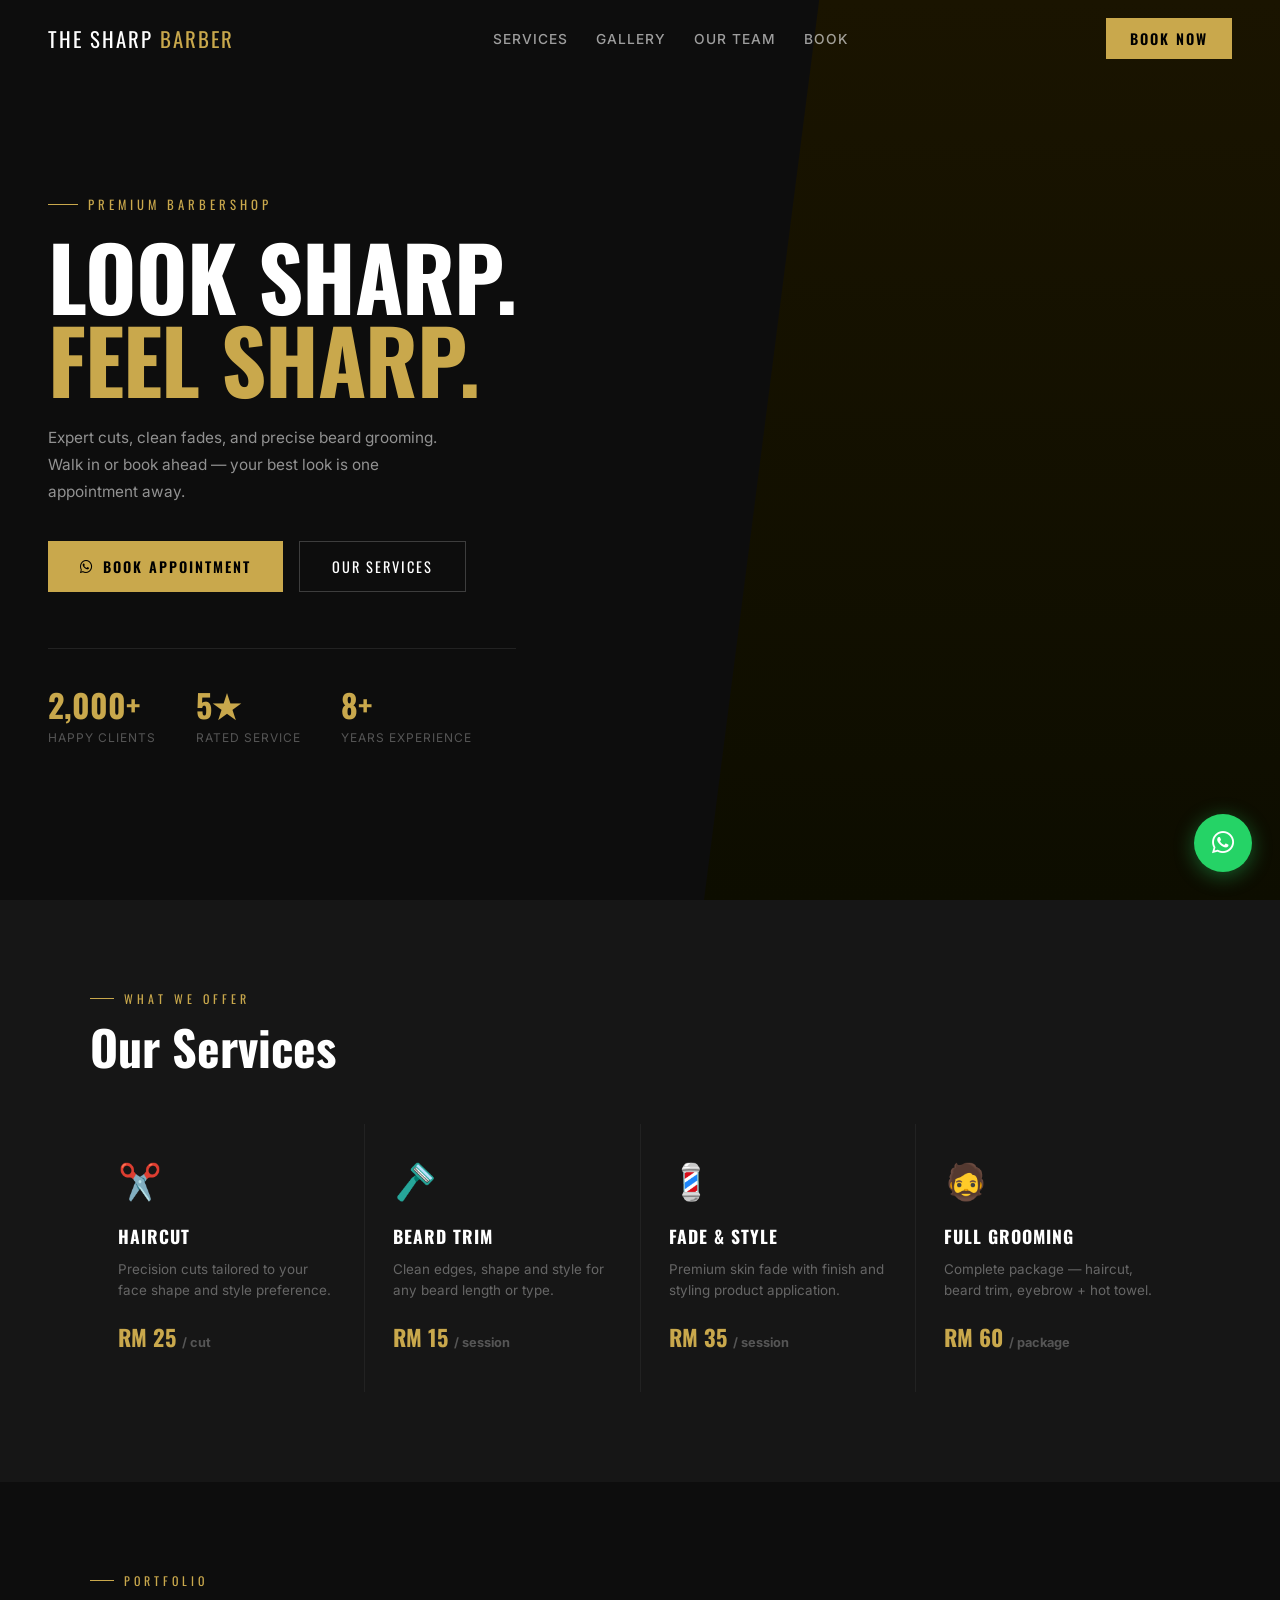
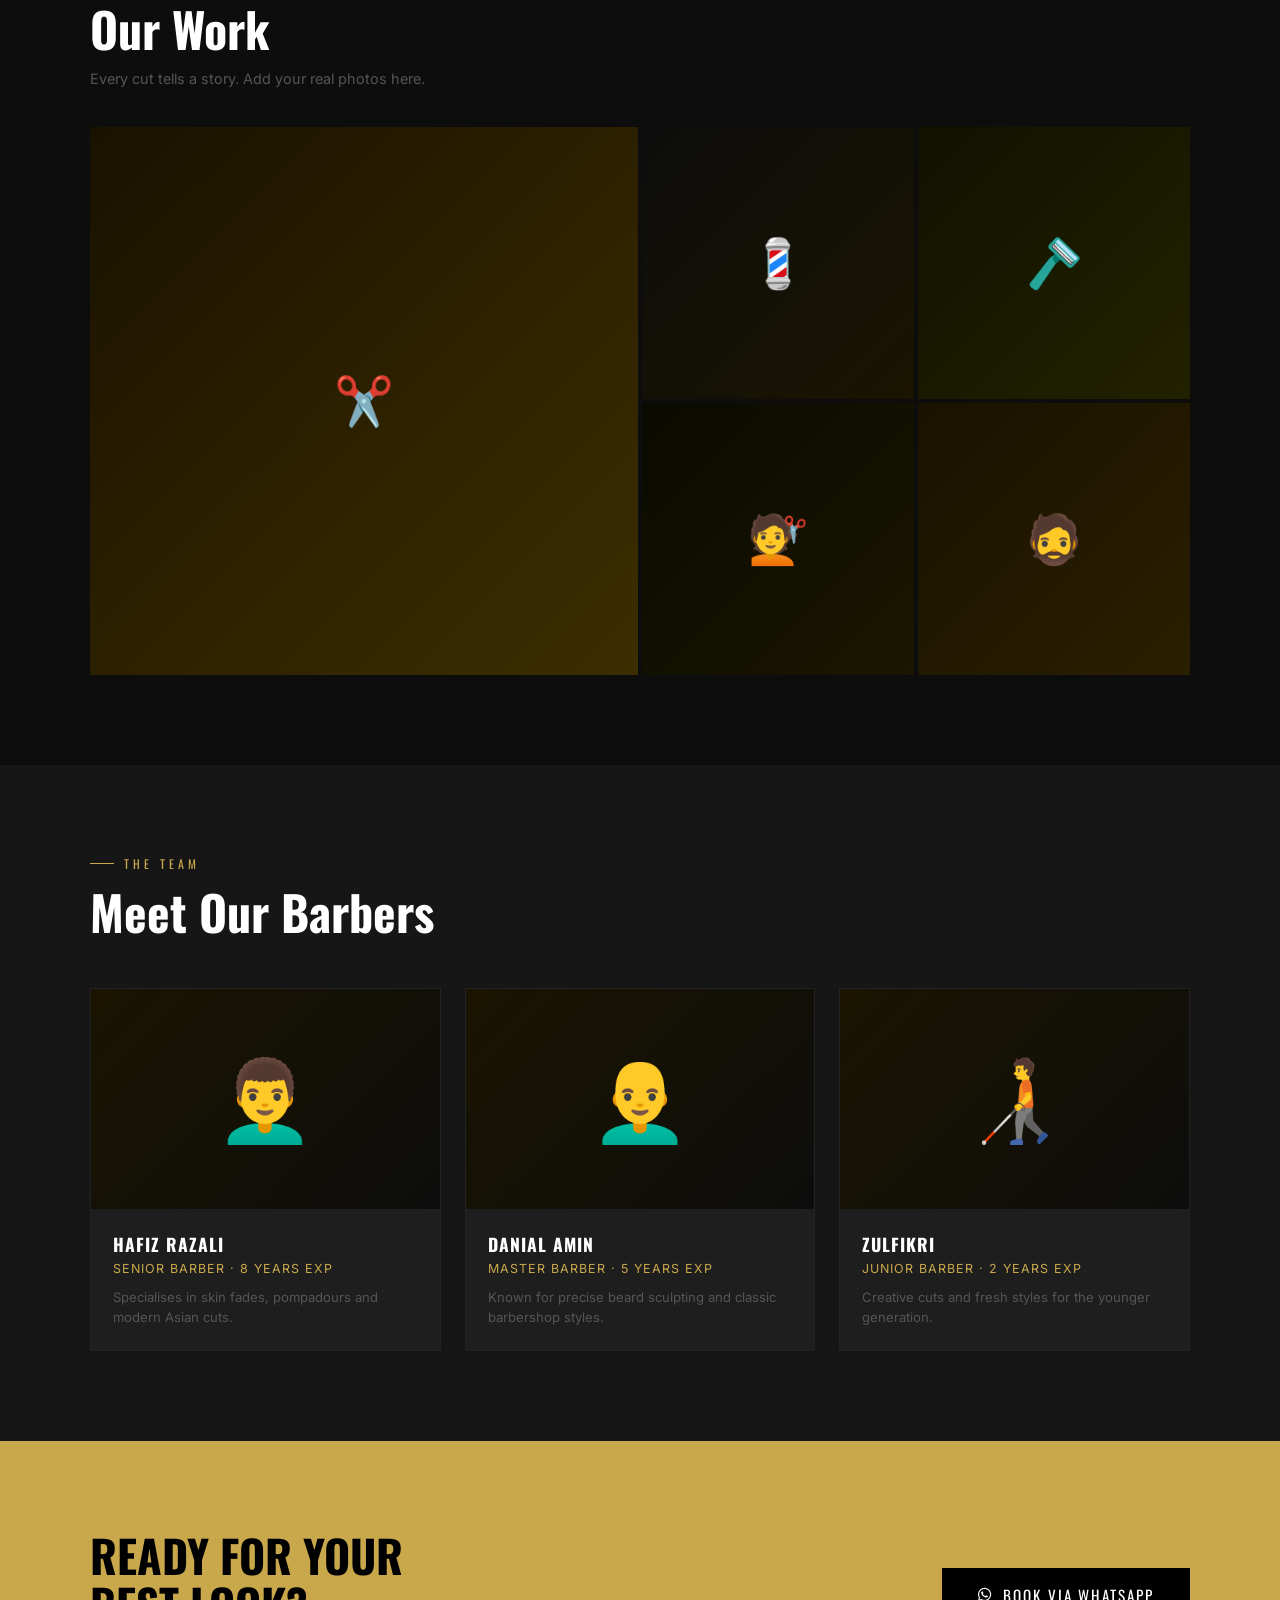
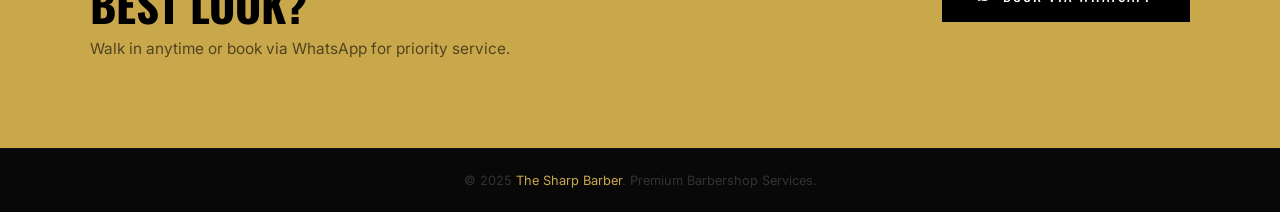
<file: demos/barbershop.html>
<!DOCTYPE html>
<html lang="en">
<head>
<meta charset="UTF-8"><meta name="viewport" content="width=device-width,initial-scale=1.0">
<title>The Sharp Barber | Premium Barbershop</title>
<link href="https://fonts.googleapis.com/css2?family=Oswald:wght@500;600;700&family=Inter:wght@400;500;600;700&display=swap" rel="stylesheet">
<link rel="stylesheet" href="https://cdnjs.cloudflare.com/ajax/libs/font-awesome/6.5.0/css/all.min.css">
<style>
:root{--gold:#C9A84C;--dark:#0D0D0D;--dark2:#161616;--dark3:#1E1E1E;--light:#F5F5F5}
*{margin:0;padding:0;box-sizing:border-box}
html{scroll-behavior:smooth;scroll-padding-top:70px}
body{font-family:'Inter',sans-serif;background:var(--dark);color:#fff}
a{text-decoration:none;color:inherit}

nav{position:fixed;top:0;left:0;right:0;z-index:999;padding:18px 48px;display:flex;align-items:center;justify-content:space-between;transition:all .3s}
nav.scrolled{background:var(--dark);border-bottom:1px solid #222}
.nav-logo{font-family:'Oswald',sans-serif;font-size:1.3rem;letter-spacing:2px;color:#fff}
.nav-logo span{color:var(--gold)}
.nav-links{display:flex;gap:28px}
.nav-links a{color:rgba(255,255,255,0.6);font-size:0.86rem;letter-spacing:1px;text-transform:uppercase;font-weight:500;transition:color .2s}
.nav-links a:hover{color:var(--gold)}
.nav-cta{background:var(--gold);color:#000;padding:10px 24px;font-family:'Oswald',sans-serif;font-size:0.9rem;letter-spacing:2px;text-transform:uppercase;font-weight:600;transition:all .2s}
.nav-cta:hover{background:#b8973e}

.hero{min-height:100vh;background:var(--dark);display:flex;align-items:center;padding:100px 48px 60px;position:relative;overflow:hidden}
.hero::before{content:'';position:absolute;top:0;right:0;width:45%;height:100%;background:linear-gradient(180deg,#1A1400,#0D0D00);clip-path:polygon(20% 0,100% 0,100% 100%,0 100%)}
.hero-content{position:relative;z-index:2;max-width:600px}
.hero-tag{font-family:'Oswald',sans-serif;font-size:0.8rem;letter-spacing:4px;text-transform:uppercase;color:var(--gold);margin-bottom:20px;display:flex;align-items:center;gap:10px}
.hero-tag::before{content:'';display:block;width:30px;height:1px;background:var(--gold)}
.hero h1{font-family:'Oswald',sans-serif;font-size:clamp(3rem,7vw,5.5rem);line-height:0.95;font-weight:700;letter-spacing:-1px;margin-bottom:24px}
.hero h1 .line2{color:var(--gold)}
.hero p{color:rgba(255,255,255,0.55);font-size:0.96rem;line-height:1.75;max-width:420px;margin-bottom:36px}
.hero-btns{display:flex;gap:16px}
.btn-gold{background:var(--gold);color:#000;padding:14px 32px;font-family:'Oswald',sans-serif;font-size:0.9rem;letter-spacing:2px;text-transform:uppercase;font-weight:600;transition:all .2s;display:inline-flex;align-items:center;gap:8px}
.btn-gold:hover{background:#b8973e;transform:translateY(-2px)}
.btn-ghost{border:1px solid rgba(255,255,255,0.2);color:#fff;padding:14px 32px;font-family:'Oswald',sans-serif;font-size:0.9rem;letter-spacing:2px;text-transform:uppercase;transition:all .2s}
.btn-ghost:hover{border-color:var(--gold);color:var(--gold)}
.hero-stats{display:flex;gap:40px;margin-top:56px;padding-top:32px;border-top:1px solid #222}
.h-stat .num{font-family:'Oswald',sans-serif;font-size:2rem;color:var(--gold);font-weight:700}
.h-stat .lbl{font-size:0.75rem;color:#555;letter-spacing:1px;text-transform:uppercase;margin-top:2px}

section{padding:90px 48px}
.container{max-width:1100px;margin:0 auto}
.sec-eyebrow{font-family:'Oswald',sans-serif;font-size:0.75rem;letter-spacing:4px;text-transform:uppercase;color:var(--gold);margin-bottom:14px;display:flex;align-items:center;gap:10px}
.sec-eyebrow::before{content:'';display:block;width:24px;height:1px;background:var(--gold)}
.sec-h{font-family:'Oswald',sans-serif;font-size:clamp(2rem,4vw,3rem);font-weight:700;line-height:1.1;margin-bottom:14px}

/* SERVICES */
#services{background:var(--dark2)}
.services-grid{display:grid;grid-template-columns:repeat(4,1fr);gap:1px;background:#222;margin-top:50px}
.srv{background:var(--dark2);padding:36px 28px;transition:all .3s;border-bottom:3px solid transparent}
.srv:hover{background:var(--dark3);border-bottom-color:var(--gold)}
.srv-icon{font-size:2.2rem;margin-bottom:20px}
.srv h3{font-family:'Oswald',sans-serif;font-size:1.1rem;letter-spacing:1px;text-transform:uppercase;margin-bottom:10px}
.srv p{font-size:0.84rem;color:#666;line-height:1.6;margin-bottom:18px}
.srv-price{font-family:'Oswald',sans-serif;font-size:1.4rem;color:var(--gold);font-weight:700}
.srv-price span{font-size:0.8rem;color:#555;font-family:'Inter',sans-serif}

/* GALLERY */
#gallery{background:var(--dark)}
.gallery-grid{display:grid;grid-template-columns:repeat(4,1fr);gap:4px;margin-top:50px}
.gal-item{aspect-ratio:1;display:flex;align-items:center;justify-content:center;font-size:3rem;transition:all .3s;position:relative;overflow:hidden}
.gal-item:hover .gal-overlay{opacity:1}
.gal-overlay{position:absolute;inset:0;background:rgba(201,168,76,0.85);display:flex;align-items:center;justify-content:center;opacity:0;transition:all .3s}
.gal-overlay i{font-size:2rem;color:#000}
.g1{background:linear-gradient(135deg,#1a1200,#3d2e00);grid-column:span 2;grid-row:span 2}
.g2{background:linear-gradient(135deg,#0d0d0d,#1a1400)}
.g3{background:linear-gradient(135deg,#111100,#222200)}
.g4{background:linear-gradient(135deg,#0a0a00,#1a1600)}
.g5{background:linear-gradient(135deg,#1a1200,#2a1f00)}

/* BARBERS */
#barbers{background:var(--dark2)}
.barbers-grid{display:grid;grid-template-columns:repeat(3,1fr);gap:24px;margin-top:50px}
.barber-card{background:var(--dark3);border:1px solid #222;border-radius:0;transition:all .3s;overflow:hidden}
.barber-card:hover{border-color:var(--gold);transform:translateY(-4px)}
.barber-img{height:220px;display:flex;align-items:center;justify-content:center;font-size:5rem;background:linear-gradient(135deg,#1a1400,#0d0d0d)}
.barber-info{padding:22px}
.barber-info h4{font-family:'Oswald',sans-serif;font-size:1.1rem;letter-spacing:1px;text-transform:uppercase;margin-bottom:4px}
.barber-info .role{font-size:0.78rem;color:var(--gold);letter-spacing:1px;text-transform:uppercase;margin-bottom:12px}
.barber-info p{font-size:0.82rem;color:#555;line-height:1.5}

/* BOOKING */
#booking{background:var(--gold)}
.booking-inner{display:flex;align-items:center;justify-content:space-between;gap:40px;flex-wrap:wrap}
.booking-inner h2{font-family:'Oswald',sans-serif;font-size:2.8rem;font-weight:700;color:#000;line-height:1.1}
.booking-inner p{color:rgba(0,0,0,0.6);margin-top:10px;font-size:0.96rem}
.btn-dark-book{background:#000;color:#fff;padding:16px 36px;font-family:'Oswald',sans-serif;font-size:0.95rem;letter-spacing:2px;text-transform:uppercase;transition:all .2s;display:inline-flex;align-items:center;gap:10px}
.btn-dark-book:hover{background:#1a1a1a;transform:translateY(-2px)}

footer{background:#080808;color:#333;text-align:center;padding:24px;font-size:0.8rem;border-top:1px solid #111}
footer span{color:var(--gold)}

.wa-float{position:fixed;bottom:28px;right:28px;z-index:999;width:58px;height:58px;background:#25D366;color:#fff;border-radius:50%;display:flex;align-items:center;justify-content:center;font-size:1.6rem;box-shadow:0 4px 20px rgba(37,211,102,0.4);animation:waf 3s ease-in-out infinite}
@keyframes waf{0%,100%{transform:translateY(0)}50%{transform:translateY(-6px)}}

@media(max-width:900px){.services-grid{grid-template-columns:repeat(2,1fr)}.gallery-grid{grid-template-columns:repeat(2,1fr)}.g1{grid-column:span 1;grid-row:span 1}.barbers-grid{grid-template-columns:1fr}.nav-links{display:none}nav{padding:14px 20px}}
@media(max-width:600px){section{padding:60px 20px}.hero{padding:80px 20px 50px}.booking-inner{flex-direction:column;text-align:center}}
</style>
</head>
<body>

<nav id="nav">
  <div class="nav-logo">THE SHARP <span>BARBER</span></div>
  <div class="nav-links">
    <a href="#services">Services</a><a href="#gallery">Gallery</a><a href="#barbers">Our Team</a><a href="#booking">Book</a>
  </div>
  <a href="https://wa.me/601XXXXXXXXX" class="nav-cta" target="_blank">Book Now</a>
</nav>

<section class="hero" id="home">
  <div class="hero-content">
    <div class="hero-tag">Premium Barbershop</div>
    <h1>LOOK SHARP.<br><span class="line2">FEEL SHARP.</span></h1>
    <p>Expert cuts, clean fades, and precise beard grooming. Walk in or book ahead — your best look is one appointment away.</p>
    <div class="hero-btns">
      <a href="https://wa.me/601XXXXXXXXX" class="btn-gold" target="_blank"><i class="fab fa-whatsapp"></i> Book Appointment</a>
      <a href="#services" class="btn-ghost">Our Services</a>
    </div>
    <div class="hero-stats">
      <div class="h-stat"><div class="num">2,000+</div><div class="lbl">Happy Clients</div></div>
      <div class="h-stat"><div class="num">5★</div><div class="lbl">Rated Service</div></div>
      <div class="h-stat"><div class="num">8+</div><div class="lbl">Years Experience</div></div>
    </div>
  </div>
</section>

<section id="services">
  <div class="container">
    <div class="sec-eyebrow">What We Offer</div>
    <h2 class="sec-h">Our Services</h2>
    <div class="services-grid">
      <div class="srv"><div class="srv-icon">✂️</div><h3>Haircut</h3><p>Precision cuts tailored to your face shape and style preference.</p><div class="srv-price">RM 25 <span>/ cut</span></div></div>
      <div class="srv"><div class="srv-icon">🪒</div><h3>Beard Trim</h3><p>Clean edges, shape and style for any beard length or type.</p><div class="srv-price">RM 15 <span>/ session</span></div></div>
      <div class="srv"><div class="srv-icon">💈</div><h3>Fade & Style</h3><p>Premium skin fade with finish and styling product application.</p><div class="srv-price">RM 35 <span>/ session</span></div></div>
      <div class="srv"><div class="srv-icon">🧔</div><h3>Full Grooming</h3><p>Complete package — haircut, beard trim, eyebrow + hot towel.</p><div class="srv-price">RM 60 <span>/ package</span></div></div>
    </div>
  </div>
</section>

<section id="gallery">
  <div class="container">
    <div class="sec-eyebrow">Portfolio</div>
    <h2 class="sec-h">Our Work</h2>
    <p style="color:#555;font-size:0.9rem;margin-top:8px">Every cut tells a story. Add your real photos here.</p>
  </div>
  <div class="gallery-grid" style="margin-top:40px;max-width:1100px;margin-left:auto;margin-right:auto">
    <div class="gal-item g1"><span>✂️</span><div class="gal-overlay"><i class="fas fa-search-plus"></i></div></div>
    <div class="gal-item g2"><span>💈</span><div class="gal-overlay"><i class="fas fa-search-plus"></i></div></div>
    <div class="gal-item g3"><span>🪒</span><div class="gal-overlay"><i class="fas fa-search-plus"></i></div></div>
    <div class="gal-item g4"><span>💇</span><div class="gal-overlay"><i class="fas fa-search-plus"></i></div></div>
    <div class="gal-item g5"><span>🧔</span><div class="gal-overlay"><i class="fas fa-search-plus"></i></div></div>
  </div>
</section>

<section id="barbers">
  <div class="container">
    <div class="sec-eyebrow">The Team</div>
    <h2 class="sec-h">Meet Our Barbers</h2>
    <div class="barbers-grid">
      <div class="barber-card"><div class="barber-img">👨‍🦱</div><div class="barber-info"><h4>Hafiz Razali</h4><div class="role">Senior Barber · 8 Years Exp</div><p>Specialises in skin fades, pompadours and modern Asian cuts.</p></div></div>
      <div class="barber-card"><div class="barber-img">👨‍🦲</div><div class="barber-info"><h4>Danial Amin</h4><div class="role">Master Barber · 5 Years Exp</div><p>Known for precise beard sculpting and classic barbershop styles.</p></div></div>
      <div class="barber-card"><div class="barber-img">🧑‍🦯</div><div class="barber-info"><h4>Zulfikri</h4><div class="role">Junior Barber · 2 Years Exp</div><p>Creative cuts and fresh styles for the younger generation.</p></div></div>
    </div>
  </div>
</section>

<section id="booking">
  <div class="container booking-inner">
    <div>
      <h2>READY FOR YOUR<br>BEST LOOK?</h2>
      <p>Walk in anytime or book via WhatsApp for priority service.</p>
    </div>
    <a href="https://wa.me/601XXXXXXXXX" class="btn-dark-book" target="_blank"><i class="fab fa-whatsapp"></i> Book via WhatsApp</a>
  </div>
</section>

<footer>© 2025 <span>The Sharp Barber</span>. Premium Barbershop Services.</footer>
<a href="https://wa.me/601XXXXXXXXX" class="wa-float" target="_blank"><i class="fab fa-whatsapp"></i></a>

<script>
window.addEventListener('scroll',()=>{
  document.getElementById('nav').classList.toggle('scrolled',window.scrollY>50)
})
</script>
</body>
</html>
</file>
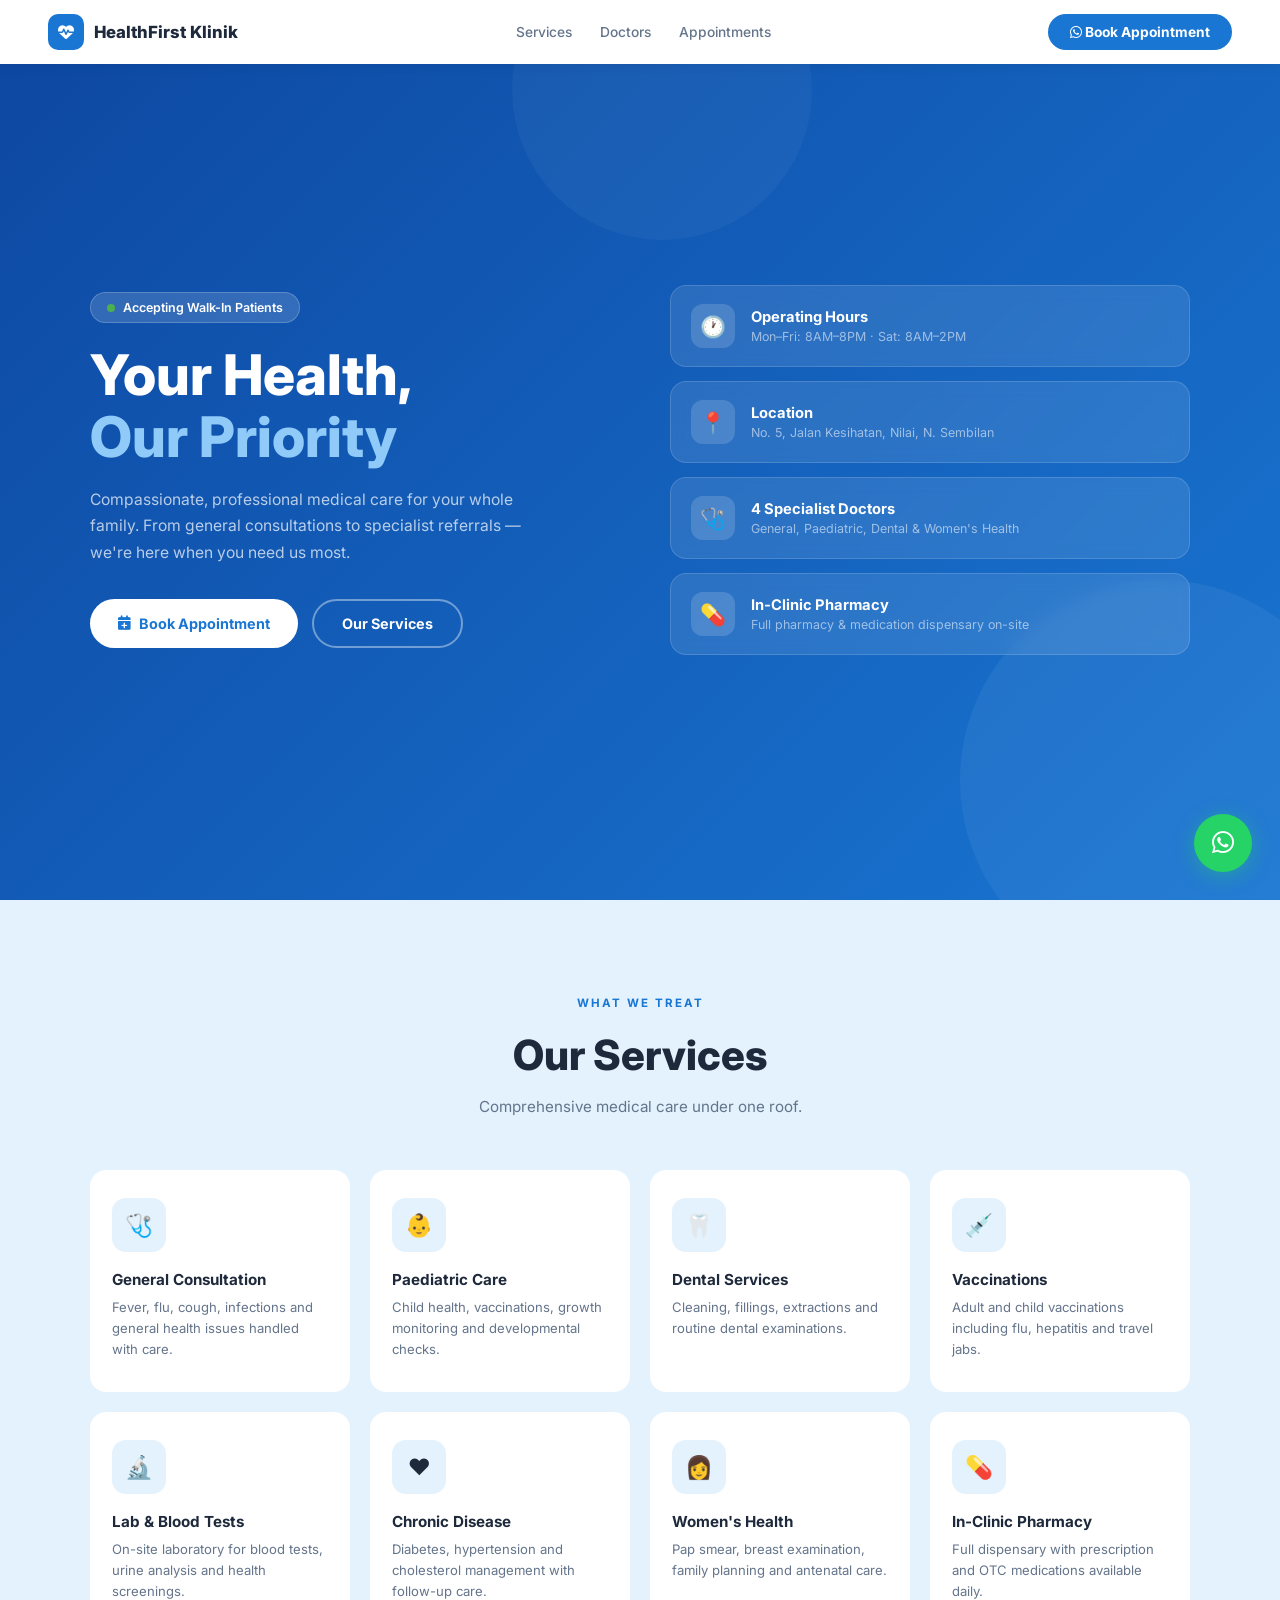
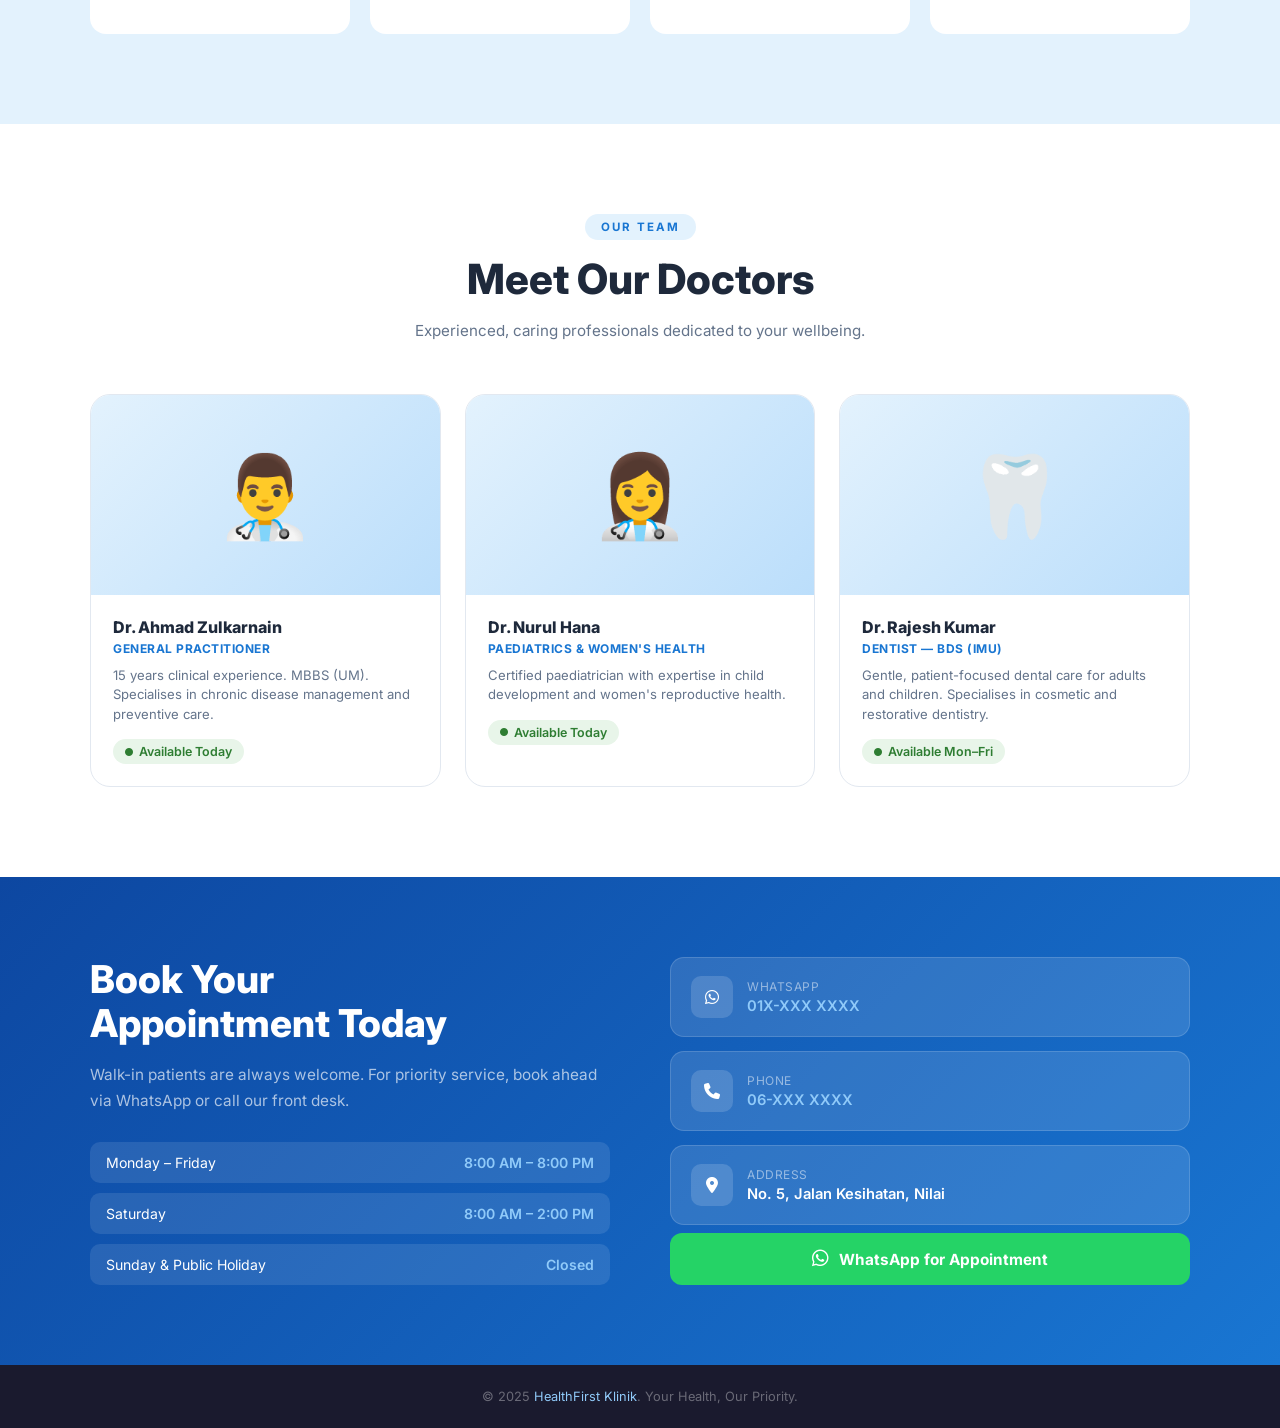
<file: demos/clinic.html>
<!DOCTYPE html>
<html lang="en">
<head>
<meta charset="UTF-8"><meta name="viewport" content="width=device-width,initial-scale=1.0">
<title>HealthFirst Klinik | Your Health, Our Priority</title>
<link href="https://fonts.googleapis.com/css2?family=Inter:wght@400;500;600;700;800&display=swap" rel="stylesheet">
<link rel="stylesheet" href="https://cdnjs.cloudflare.com/ajax/libs/font-awesome/6.5.0/css/all.min.css">
<style>
:root{--blue:#1976D2;--blue-light:#E3F2FD;--blue-dark:#0D47A1;--dark:#1A1A2E;--text:#1E293B;--gray:#64748B;--border:#E2E8F0}
*{margin:0;padding:0;box-sizing:border-box}
html{scroll-behavior:smooth;scroll-padding-top:80px}
body{font-family:'Inter',sans-serif;background:#fff;color:var(--text)}
a{text-decoration:none;color:inherit}

nav{position:fixed;top:0;left:0;right:0;z-index:999;background:#fff;padding:14px 48px;display:flex;align-items:center;justify-content:space-between;box-shadow:0 1px 12px rgba(0,0,0,0.08)}
.nav-logo{display:flex;align-items:center;gap:10px;font-weight:800;font-size:1.05rem;color:var(--text)}
.nav-logo-icon{width:36px;height:36px;background:var(--blue);border-radius:10px;display:flex;align-items:center;justify-content:center;color:#fff;font-size:1rem}
.nav-links{display:flex;gap:28px}
.nav-links a{color:var(--gray);font-size:0.86rem;font-weight:500;transition:color .2s}
.nav-links a:hover{color:var(--blue)}
.nav-cta{background:var(--blue);color:#fff;padding:10px 22px;border-radius:50px;font-weight:700;font-size:0.86rem;transition:all .2s}
.nav-cta:hover{background:var(--blue-dark)}

.hero{min-height:100vh;background:linear-gradient(135deg,var(--blue-dark) 0%,var(--blue) 100%);display:flex;align-items:center;padding:100px 48px 60px;position:relative;overflow:hidden}
.hero::after{content:'';position:absolute;bottom:-80px;right:-80px;width:400px;height:400px;background:rgba(255,255,255,0.05);border-radius:50%}
.hero::before{content:'';position:absolute;top:-60px;left:40%;width:300px;height:300px;background:rgba(255,255,255,0.04);border-radius:50%}
.hero-inner{max-width:1100px;width:100%;margin:0 auto;display:grid;grid-template-columns:1fr 1fr;gap:60px;align-items:center;position:relative;z-index:2}
.hero-badge{display:inline-flex;align-items:center;gap:8px;background:rgba(255,255,255,0.15);color:#fff;font-size:0.78rem;font-weight:600;padding:7px 16px;border-radius:50px;margin-bottom:22px;border:1px solid rgba(255,255,255,0.2)}
.dot-g{width:8px;height:8px;background:#4CAF50;border-radius:50%;animation:pulse 2s infinite}
@keyframes pulse{0%,100%{opacity:1;transform:scale(1)}50%{opacity:.5;transform:scale(1.4)}}
.hero h1{font-size:clamp(2.2rem,4.5vw,3.5rem);font-weight:800;color:#fff;line-height:1.1;margin-bottom:18px}
.hero h1 span{color:#90CAF9}
.hero p{color:rgba(255,255,255,0.7);font-size:0.98rem;line-height:1.7;max-width:440px;margin-bottom:32px}
.hero-btns{display:flex;gap:14px;flex-wrap:wrap}
.btn-white{background:#fff;color:var(--blue);padding:14px 28px;border-radius:50px;font-weight:700;font-size:0.9rem;display:inline-flex;align-items:center;gap:8px;transition:all .2s}
.btn-white:hover{background:#f0f7ff;transform:translateY(-2px)}
.btn-outline-w{border:2px solid rgba(255,255,255,0.4);color:#fff;padding:14px 28px;border-radius:50px;font-weight:700;font-size:0.9rem;transition:all .2s}
.btn-outline-w:hover{border-color:#fff;background:rgba(255,255,255,0.1)}
.hero-right{display:flex;flex-direction:column;gap:14px}
.info-card{background:rgba(255,255,255,0.1);border:1px solid rgba(255,255,255,0.15);border-radius:16px;padding:18px 20px;display:flex;align-items:center;gap:16px;backdrop-filter:blur(8px)}
.ic-icon{width:44px;height:44px;background:rgba(255,255,255,0.15);border-radius:12px;display:flex;align-items:center;justify-content:center;font-size:1.3rem;flex-shrink:0}
.ic-title{font-weight:700;color:#fff;font-size:0.92rem;margin-bottom:3px}
.ic-sub{color:rgba(255,255,255,0.55);font-size:0.78rem}

section{padding:90px 48px}
.container{max-width:1100px;margin:0 auto}
.sec-tag{display:inline-block;background:var(--blue-light);color:var(--blue);font-size:0.72rem;font-weight:700;letter-spacing:2px;text-transform:uppercase;padding:6px 16px;border-radius:50px;margin-bottom:14px}
.sec-h{font-size:clamp(1.8rem,3.5vw,2.6rem);font-weight:800;margin-bottom:14px}
.sec-sub{color:var(--gray);font-size:0.95rem;max-width:560px;line-height:1.7}

/* SERVICES */
#services{background:var(--blue-light)}
.srv-grid{display:grid;grid-template-columns:repeat(4,1fr);gap:20px;margin-top:50px}
.srv-card{background:#fff;border-radius:16px;padding:28px 22px;transition:all .3s;border-bottom:4px solid transparent}
.srv-card:hover{transform:translateY(-5px);box-shadow:0 12px 35px rgba(25,118,210,0.12);border-bottom-color:var(--blue)}
.srv-icon{width:54px;height:54px;background:var(--blue-light);border-radius:14px;display:flex;align-items:center;justify-content:center;font-size:1.4rem;margin-bottom:18px;transition:all .3s}
.srv-card:hover .srv-icon{background:var(--blue);color:#fff}
.srv-card h4{font-weight:700;font-size:0.95rem;margin-bottom:8px}
.srv-card p{color:var(--gray);font-size:0.82rem;line-height:1.6}

/* DOCTORS */
#doctors{background:#fff}
.doc-grid{display:grid;grid-template-columns:repeat(3,1fr);gap:24px;margin-top:50px}
.doc-card{border:1px solid var(--border);border-radius:20px;overflow:hidden;transition:all .3s}
.doc-card:hover{box-shadow:0 10px 30px rgba(25,118,210,0.1);transform:translateY(-4px);border-color:var(--blue)}
.doc-img{height:200px;display:flex;align-items:center;justify-content:center;font-size:5rem;background:linear-gradient(135deg,var(--blue-light),#BBDEFB)}
.doc-body{padding:22px}
.doc-body h4{font-weight:800;font-size:1rem;margin-bottom:4px}
.doc-spec{font-size:0.75rem;color:var(--blue);font-weight:700;letter-spacing:0.5px;text-transform:uppercase;margin-bottom:10px}
.doc-body p{color:var(--gray);font-size:0.82rem;line-height:1.5;margin-bottom:14px}
.doc-avail{display:inline-flex;align-items:center;gap:6px;font-size:0.78rem;color:#2E7D32;font-weight:600;background:#E8F5E9;padding:5px 12px;border-radius:50px}

/* BOOKING SECTION */
#book{background:linear-gradient(135deg,var(--blue-dark),var(--blue));padding:80px 48px}
.book-inner{max-width:1100px;margin:0 auto;display:grid;grid-template-columns:1fr 1fr;gap:60px;align-items:center}
.book-left h2{font-size:2.4rem;font-weight:800;color:#fff;margin-bottom:16px;line-height:1.15}
.book-left p{color:rgba(255,255,255,0.65);font-size:0.96rem;line-height:1.7;margin-bottom:28px}
.hours-list{display:flex;flex-direction:column;gap:10px}
.hour-item{display:flex;justify-content:space-between;padding:12px 16px;background:rgba(255,255,255,0.1);border-radius:10px;font-size:0.88rem;color:#fff}
.hour-item span:last-child{color:#90CAF9;font-weight:600}
.contact-cards{display:flex;flex-direction:column;gap:14px}
.c-card{background:rgba(255,255,255,0.12);border:1px solid rgba(255,255,255,0.15);border-radius:14px;padding:18px 20px;display:flex;align-items:center;gap:14px}
.cc-icon{width:42px;height:42px;background:rgba(255,255,255,0.15);border-radius:10px;display:flex;align-items:center;justify-content:center;color:#fff;font-size:1rem;flex-shrink:0}
.cc-label{font-size:0.75rem;color:rgba(255,255,255,0.5);margin-bottom:3px;text-transform:uppercase;letter-spacing:0.5px}
.cc-val{font-size:0.92rem;color:#fff;font-weight:600}
.cc-val a{color:#90CAF9}
.wa-appt{background:#25D366;color:#fff;padding:16px;border-radius:12px;display:flex;align-items:center;justify-content:center;gap:10px;font-weight:700;font-size:0.96rem;transition:all .2s;margin-top:8px}
.wa-appt:hover{background:#1fb857;transform:translateY(-2px)}

footer{background:var(--dark);color:rgba(255,255,255,0.35);text-align:center;padding:24px;font-size:0.8rem}
footer span{color:#90CAF9}
.wa-float{position:fixed;bottom:28px;right:28px;z-index:999;width:58px;height:58px;background:#25D366;color:#fff;border-radius:50%;display:flex;align-items:center;justify-content:center;font-size:1.6rem;box-shadow:0 4px 20px rgba(37,211,102,0.4);animation:waf 3s ease-in-out infinite}
@keyframes waf{0%,100%{transform:translateY(0)}50%{transform:translateY(-6px)}}

@media(max-width:1000px){.srv-grid{grid-template-columns:repeat(2,1fr)}.doc-grid{grid-template-columns:1fr 1fr}.book-inner,.hero-inner{grid-template-columns:1fr}.nav-links{display:none}nav{padding:12px 20px}}
@media(max-width:600px){section{padding:60px 20px}.hero{padding:80px 20px 50px}.srv-grid,.doc-grid{grid-template-columns:1fr}}
</style>
</head>
<body>

<nav>
  <div class="nav-logo"><div class="nav-logo-icon"><i class="fas fa-heartbeat"></i></div> HealthFirst Klinik</div>
  <div class="nav-links">
    <a href="#services">Services</a><a href="#doctors">Doctors</a><a href="#book">Appointments</a>
  </div>
  <a href="https://wa.me/601XXXXXXXXX" class="nav-cta" target="_blank"><i class="fab fa-whatsapp"></i> Book Appointment</a>
</nav>

<section class="hero" id="home">
  <div class="hero-inner">
    <div>
      <div class="hero-badge"><div class="dot-g"></div> Accepting Walk-In Patients</div>
      <h1>Your Health,<br><span>Our Priority</span></h1>
      <p>Compassionate, professional medical care for your whole family. From general consultations to specialist referrals — we're here when you need us most.</p>
      <div class="hero-btns">
        <a href="https://wa.me/601XXXXXXXXX" class="btn-white" target="_blank"><i class="fas fa-calendar-plus"></i> Book Appointment</a>
        <a href="#services" class="btn-outline-w">Our Services</a>
      </div>
    </div>
    <div class="hero-right">
      <div class="info-card"><div class="ic-icon">🕐</div><div><div class="ic-title">Operating Hours</div><div class="ic-sub">Mon–Fri: 8AM–8PM · Sat: 8AM–2PM</div></div></div>
      <div class="info-card"><div class="ic-icon">📍</div><div><div class="ic-title">Location</div><div class="ic-sub">No. 5, Jalan Kesihatan, Nilai, N. Sembilan</div></div></div>
      <div class="info-card"><div class="ic-icon">🩺</div><div><div class="ic-title">4 Specialist Doctors</div><div class="ic-sub">General, Paediatric, Dental & Women's Health</div></div></div>
      <div class="info-card"><div class="ic-icon">💊</div><div><div class="ic-title">In-Clinic Pharmacy</div><div class="ic-sub">Full pharmacy & medication dispensary on-site</div></div></div>
    </div>
  </div>
</section>

<section id="services">
  <div class="container">
    <div style="text-align:center;margin-bottom:0">
      <span class="sec-tag">What We Treat</span>
      <h2 class="sec-h">Our Services</h2>
      <p class="sec-sub" style="margin:0 auto">Comprehensive medical care under one roof.</p>
    </div>
    <div class="srv-grid">
      <div class="srv-card"><div class="srv-icon">🩺</div><h4>General Consultation</h4><p>Fever, flu, cough, infections and general health issues handled with care.</p></div>
      <div class="srv-card"><div class="srv-icon">👶</div><h4>Paediatric Care</h4><p>Child health, vaccinations, growth monitoring and developmental checks.</p></div>
      <div class="srv-card"><div class="srv-icon">🦷</div><h4>Dental Services</h4><p>Cleaning, fillings, extractions and routine dental examinations.</p></div>
      <div class="srv-card"><div class="srv-icon">💉</div><h4>Vaccinations</h4><p>Adult and child vaccinations including flu, hepatitis and travel jabs.</p></div>
      <div class="srv-card"><div class="srv-icon">🔬</div><h4>Lab & Blood Tests</h4><p>On-site laboratory for blood tests, urine analysis and health screenings.</p></div>
      <div class="srv-card"><div class="srv-icon">❤️</div><h4>Chronic Disease</h4><p>Diabetes, hypertension and cholesterol management with follow-up care.</p></div>
      <div class="srv-card"><div class="srv-icon">👩</div><h4>Women's Health</h4><p>Pap smear, breast examination, family planning and antenatal care.</p></div>
      <div class="srv-card"><div class="srv-icon">💊</div><h4>In-Clinic Pharmacy</h4><p>Full dispensary with prescription and OTC medications available daily.</p></div>
    </div>
  </div>
</section>

<section id="doctors">
  <div class="container">
    <div style="text-align:center;margin-bottom:0">
      <span class="sec-tag">Our Team</span>
      <h2 class="sec-h">Meet Our Doctors</h2>
      <p class="sec-sub" style="margin:0 auto">Experienced, caring professionals dedicated to your wellbeing.</p>
    </div>
    <div class="doc-grid">
      <div class="doc-card"><div class="doc-img">👨‍⚕️</div><div class="doc-body"><h4>Dr. Ahmad Zulkarnain</h4><div class="doc-spec">General Practitioner</div><p>15 years clinical experience. MBBS (UM). Specialises in chronic disease management and preventive care.</p><div class="doc-avail"><i class="fas fa-circle" style="font-size:.5rem"></i> Available Today</div></div></div>
      <div class="doc-card"><div class="doc-img">👩‍⚕️</div><div class="doc-body"><h4>Dr. Nurul Hana</h4><div class="doc-spec">Paediatrics & Women's Health</div><p>Certified paediatrician with expertise in child development and women's reproductive health.</p><div class="doc-avail"><i class="fas fa-circle" style="font-size:.5rem"></i> Available Today</div></div></div>
      <div class="doc-card"><div class="doc-img">🦷</div><div class="doc-body"><h4>Dr. Rajesh Kumar</h4><div class="doc-spec">Dentist — BDS (IMU)</div><p>Gentle, patient-focused dental care for adults and children. Specialises in cosmetic and restorative dentistry.</p><div class="doc-avail"><i class="fas fa-circle" style="font-size:.5rem"></i> Available Mon–Fri</div></div></div>
    </div>
  </div>
</section>

<section id="book" style="padding:80px 48px">
  <div class="book-inner">
    <div class="book-left">
      <h2>Book Your<br>Appointment Today</h2>
      <p>Walk-in patients are always welcome. For priority service, book ahead via WhatsApp or call our front desk.</p>
      <div class="hours-list">
        <div class="hour-item"><span>Monday – Friday</span><span>8:00 AM – 8:00 PM</span></div>
        <div class="hour-item"><span>Saturday</span><span>8:00 AM – 2:00 PM</span></div>
        <div class="hour-item"><span>Sunday & Public Holiday</span><span>Closed</span></div>
      </div>
    </div>
    <div>
      <div class="contact-cards">
        <div class="c-card"><div class="cc-icon"><i class="fab fa-whatsapp"></i></div><div><div class="cc-label">WhatsApp</div><div class="cc-val"><a href="#">01X-XXX XXXX</a></div></div></div>
        <div class="c-card"><div class="cc-icon"><i class="fas fa-phone"></i></div><div><div class="cc-label">Phone</div><div class="cc-val"><a href="#">06-XXX XXXX</a></div></div></div>
        <div class="c-card"><div class="cc-icon"><i class="fas fa-map-marker-alt"></i></div><div><div class="cc-label">Address</div><div class="cc-val">No. 5, Jalan Kesihatan, Nilai</div></div></div>
      </div>
      <a href="https://wa.me/601XXXXXXXXX" class="wa-appt" target="_blank"><i class="fab fa-whatsapp" style="font-size:1.2rem"></i> WhatsApp for Appointment</a>
    </div>
  </div>
</section>

<footer>© 2025 <span>HealthFirst Klinik</span>. Your Health, Our Priority.</footer>
<a href="https://wa.me/601XXXXXXXXX" class="wa-float" target="_blank"><i class="fab fa-whatsapp"></i></a>
</body>
</html>
</file>
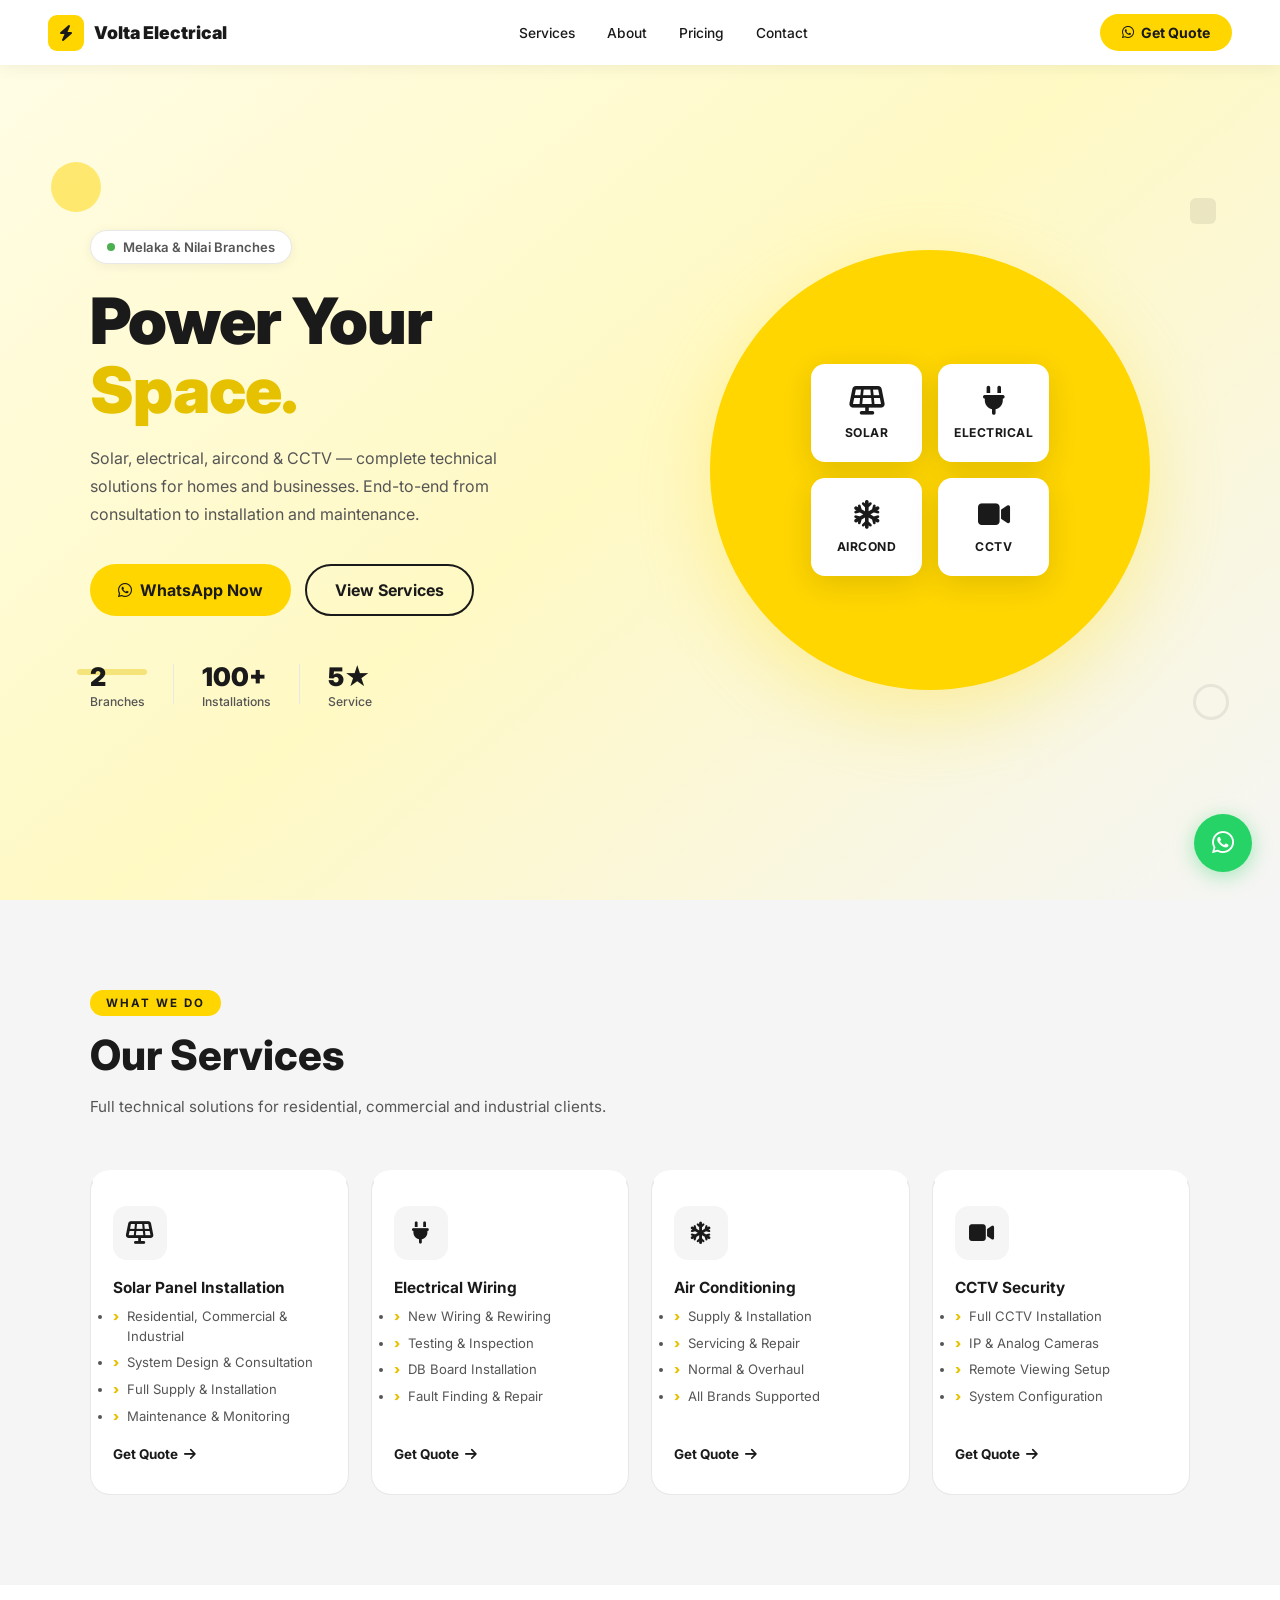
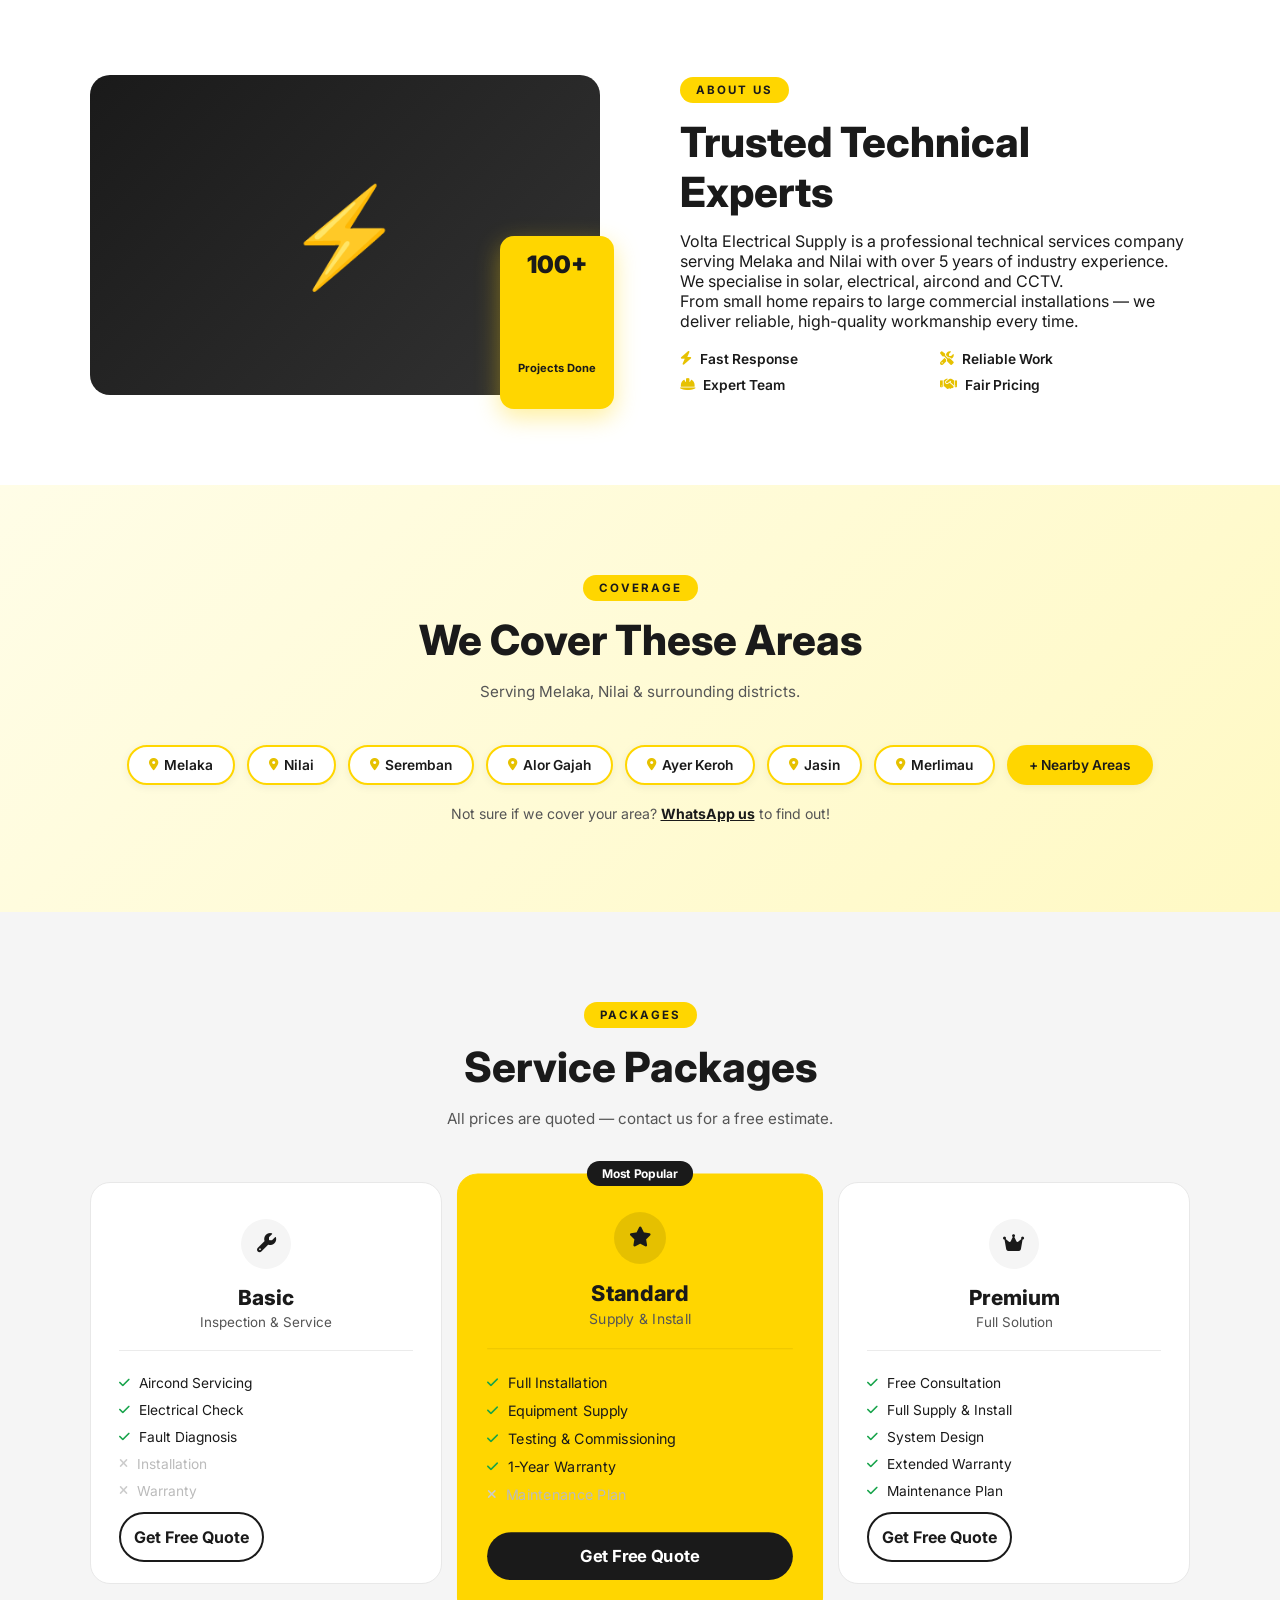
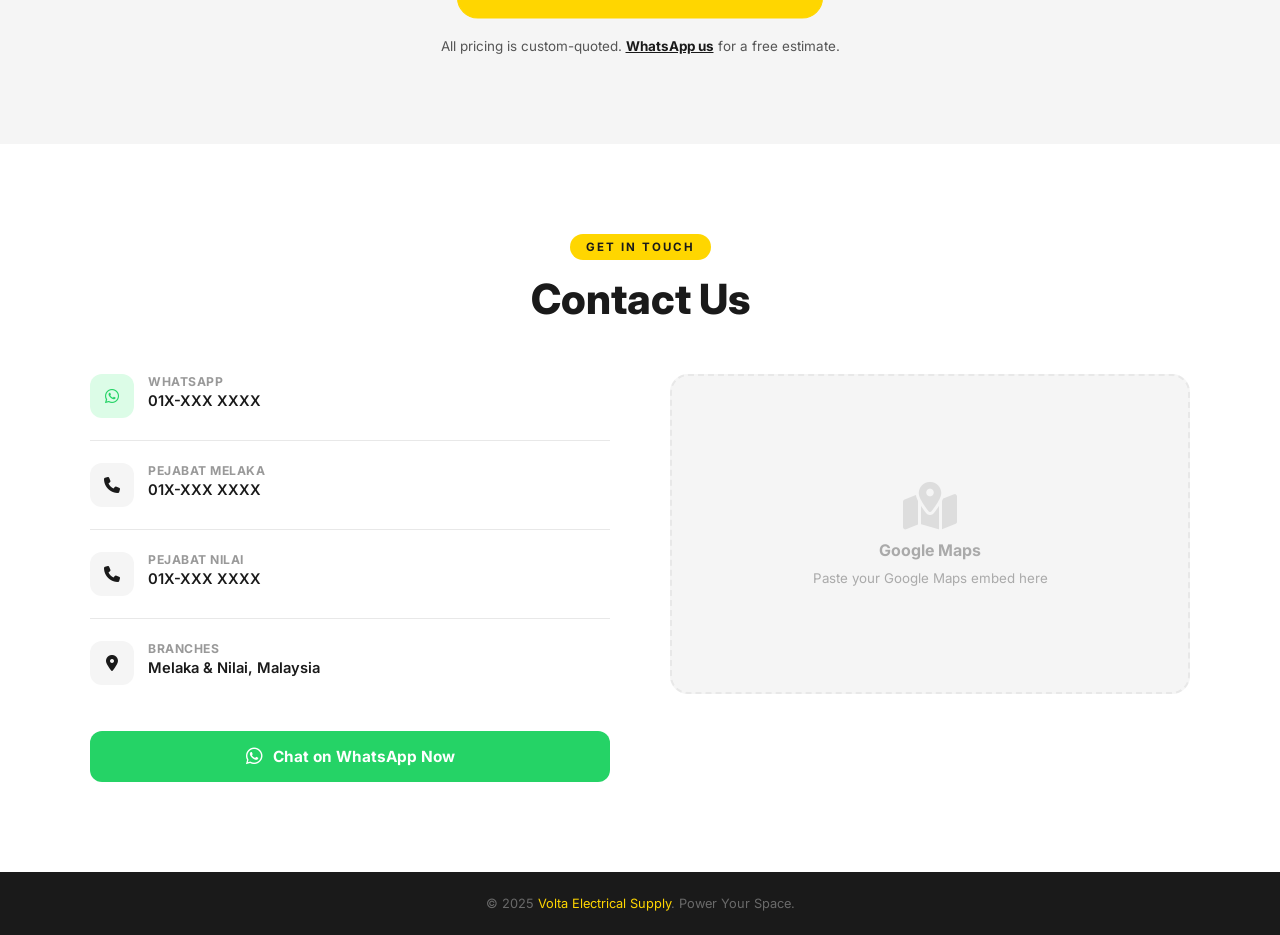
<file: demos/electrical.html>
<!DOCTYPE html>
<html lang="en">
<head>
<meta charset="UTF-8"><meta name="viewport" content="width=device-width,initial-scale=1.0">
<title>Volta Electrical Supply | Power Your Space</title>
<link href="https://fonts.googleapis.com/css2?family=Inter:wght@400;500;600;700;800;900&display=swap" rel="stylesheet">
<link rel="stylesheet" href="https://cdnjs.cloudflare.com/ajax/libs/font-awesome/6.5.0/css/all.min.css">
<style>
:root{--yellow:#FFD600;--yellow-d:#E6C100;--dark:#1A1A1A;--mid:#252525;--light:#F5F5F5;--gray:#555;--border:#E8E8E8}
*{margin:0;padding:0;box-sizing:border-box}
html{scroll-behavior:smooth;scroll-padding-top:80px}
body{font-family:'Inter',sans-serif;background:#fff;color:var(--dark)}
a{text-decoration:none;color:inherit}

nav{position:fixed;top:0;left:0;right:0;z-index:999;background:#fff;padding:14px 48px;display:flex;align-items:center;justify-content:space-between;box-shadow:0 1px 16px rgba(0,0,0,0.07);transition:all .3s}
.nav-logo{display:flex;align-items:center;gap:10px;font-weight:900;font-size:1.1rem}
.nav-logo-icon{width:36px;height:36px;background:var(--yellow);border-radius:9px;display:flex;align-items:center;justify-content:center;font-size:1rem;color:var(--dark)}
.nav-links{display:flex;gap:6px}
.nav-links a{color:var(--dark);font-size:0.86rem;font-weight:500;padding:7px 13px;border-radius:8px;transition:all .2s}
.nav-links a:hover{background:var(--light)}
.nav-cta{background:var(--yellow);color:var(--dark);padding:10px 22px;border-radius:50px;font-weight:700;font-size:0.88rem;transition:all .2s;display:inline-flex;align-items:center;gap:7px}
.nav-cta:hover{background:var(--yellow-d)}

.hero{min-height:100vh;background:linear-gradient(140deg,#FFFDE7 0%,#FFF9C4 50%,#F5F5F5 100%);display:flex;align-items:center;padding:100px 48px 60px;position:relative;overflow:hidden}
.shape{position:absolute;pointer-events:none;border-radius:50%}
.s1{width:50px;height:50px;background:var(--yellow);opacity:.5;top:18%;left:4%;animation:fl 6s ease-in-out infinite}
.s2{width:26px;height:26px;background:var(--dark);opacity:.08;top:22%;right:5%;animation:fl 7s ease-in-out infinite 1s;border-radius:6px}
.s3{width:70px;height:6px;background:var(--yellow-d);opacity:.4;bottom:25%;left:6%;animation:fl 8s ease-in-out infinite 2s;border-radius:3px}
.s4{width:36px;height:36px;border:3px solid var(--dark);opacity:.08;bottom:20%;right:4%;animation:fl 6s ease-in-out infinite .5s}
@keyframes fl{0%,100%{transform:translateY(0)}50%{transform:translateY(-14px)}}
.hero-inner{max-width:1100px;width:100%;margin:0 auto;display:grid;grid-template-columns:1fr 1fr;gap:60px;align-items:center;position:relative;z-index:2}
.hero-badge{display:inline-flex;align-items:center;gap:8px;background:#fff;border:1px solid var(--border);color:var(--gray);font-size:0.82rem;font-weight:600;padding:8px 16px;border-radius:50px;margin-bottom:22px;box-shadow:0 2px 12px rgba(0,0,0,0.06)}
.badge-dot{width:8px;height:8px;background:#4CAF50;border-radius:50%;animation:pulse 2s infinite;flex-shrink:0}
@keyframes pulse{0%,100%{opacity:1;transform:scale(1)}50%{opacity:.5;transform:scale(1.4)}}
.hero h1{font-size:clamp(2.4rem,5vw,4rem);font-weight:900;line-height:1.08;margin-bottom:20px;letter-spacing:-1px}
.hero h1 span{color:var(--yellow-d)}
.hero p{color:var(--gray);font-size:1rem;line-height:1.75;max-width:460px;margin-bottom:36px}
.hero-btns{display:flex;gap:14px;flex-wrap:wrap;margin-bottom:48px}
.btn-y{background:var(--yellow);color:var(--dark);padding:14px 28px;border-radius:50px;font-weight:700;display:inline-flex;align-items:center;gap:8px;transition:all .2s}
.btn-y:hover{background:var(--yellow-d);transform:translateY(-2px);box-shadow:0 8px 24px rgba(255,214,0,.4)}
.btn-out{border:2px solid var(--dark);color:var(--dark);padding:14px 28px;border-radius:50px;font-weight:700;transition:all .2s}
.btn-out:hover{background:var(--dark);color:#fff}
.hero-stats{display:flex;gap:28px}
.h-stat .num{font-size:1.6rem;font-weight:900;display:block;line-height:1}
.h-stat .lbl{font-size:0.76rem;color:var(--gray);margin-top:4px;font-weight:500}
.stat-div{width:1px;height:40px;background:var(--border)}
.hero-visual{display:flex;justify-content:center}
.hero-circle{width:440px;height:440px;background:var(--yellow);border-radius:50%;display:flex;align-items:center;justify-content:center;box-shadow:0 24px 80px rgba(255,214,0,.3);animation:hf 5s ease-in-out infinite}
@keyframes hf{0%,100%{transform:translateY(0)}50%{transform:translateY(-12px)}}
.icons-grid{display:grid;grid-template-columns:1fr 1fr;gap:16px;padding:32px}
.icon-item{background:#fff;border-radius:14px;padding:22px 16px;display:flex;flex-direction:column;align-items:center;gap:10px;box-shadow:0 8px 30px rgba(0,0,0,.12);transition:all .2s}
.icon-item:hover{transform:translateY(-4px)}
.icon-item i{font-size:1.8rem;color:var(--dark)}
.icon-item span{font-size:0.76rem;font-weight:700;text-transform:uppercase;letter-spacing:.5px}

section{padding:90px 48px}
.container{max-width:1100px;margin:0 auto}
.sec-tag{display:inline-block;background:var(--yellow);color:var(--dark);font-size:0.72rem;font-weight:700;letter-spacing:2px;text-transform:uppercase;padding:6px 16px;border-radius:50px;margin-bottom:14px}
.sec-h{font-size:clamp(1.8rem,3.5vw,2.6rem);font-weight:800;margin-bottom:14px}
.sec-sub{color:var(--gray);font-size:0.95rem;max-width:560px;line-height:1.7}

/* SERVICES */
#services{background:var(--light)}
.srv-grid{display:grid;grid-template-columns:repeat(4,1fr);gap:22px;margin-top:50px}
.srv-card{background:#fff;border-radius:20px;padding:32px 22px;border:1.5px solid var(--border);border-top:4px solid transparent;transition:all .3s;display:flex;flex-direction:column}
.srv-card:hover{border-top-color:var(--yellow);box-shadow:0 12px 35px rgba(0,0,0,.1);transform:translateY(-6px)}
.srv-icon{width:54px;height:54px;background:var(--light);border-radius:14px;display:flex;align-items:center;justify-content:center;font-size:1.4rem;margin-bottom:18px;transition:all .3s}
.srv-card:hover .srv-icon{background:var(--yellow)}
.srv-card h4{font-weight:700;font-size:0.96rem;margin-bottom:10px}
.srv-card ul{flex:1;display:flex;flex-direction:column;gap:7px;margin-bottom:20px}
.srv-card ul li{font-size:0.82rem;color:var(--gray);padding-left:14px;position:relative;line-height:1.5}
.srv-card ul li::before{content:'›';position:absolute;left:0;color:var(--yellow-d);font-weight:900}
.srv-link{font-size:0.84rem;font-weight:700;display:inline-flex;align-items:center;gap:6px;transition:gap .2s}
.srv-link:hover{gap:10px;color:var(--yellow-d)}

/* ABOUT */
#about{background:#fff}
.about-grid{display:grid;grid-template-columns:1fr 1fr;gap:80px;align-items:center}
.about-img{height:320px;background:linear-gradient(135deg,var(--dark),#333);border-radius:20px;display:flex;align-items:center;justify-content:center;font-size:6rem;position:relative}
.about-badge{position:absolute;bottom:-14px;right:-14px;background:var(--yellow);padding:14px 18px;border-radius:14px;text-align:center;box-shadow:0 8px 24px rgba(255,214,0,.4)}
.about-badge .n{font-size:1.5rem;font-weight:900;display:block}
.about-badge .l{font-size:0.7rem;font-weight:700}
.about p{color:var(--gray);margin-bottom:16px;line-height:1.8;font-size:0.96rem}
.perks{display:grid;grid-template-columns:1fr 1fr;gap:10px;margin-top:20px}
.perk{display:flex;align-items:center;gap:8px;font-size:0.86rem;font-weight:600}
.perk i{color:var(--yellow-d)}

/* AREAS */
#areas{background:linear-gradient(135deg,#FFFDE7,#FFF9C4)}
.areas-pills{display:flex;flex-wrap:wrap;gap:12px;justify-content:center;margin:40px 0 20px}
.pill{background:#fff;border:2px solid var(--yellow);padding:10px 20px;border-radius:50px;font-size:0.86rem;font-weight:600;display:inline-flex;align-items:center;gap:6px;transition:all .2s;box-shadow:0 2px 10px rgba(0,0,0,.06)}
.pill:hover{background:var(--yellow);transform:translateY(-2px)}
.pill i{color:var(--yellow-d);font-size:.78rem}
.pill.more{background:var(--yellow)}

/* PRICING */
#pricing{background:var(--light)}
.pricing-grid{display:grid;grid-template-columns:repeat(3,1fr);gap:22px;margin-top:50px;align-items:start}
.p-card{background:#fff;border:1.5px solid var(--border);border-radius:20px;padding:36px 28px;position:relative;transition:all .3s}
.p-card:hover{box-shadow:0 12px 35px rgba(0,0,0,.1);transform:translateY(-4px)}
.p-card.featured{background:var(--yellow);border-color:var(--yellow);transform:scale(1.04)}
.p-card.featured:hover{transform:scale(1.04) translateY(-4px)}
.p-badge{position:absolute;top:-13px;left:50%;transform:translateX(-50%);background:var(--dark);color:#fff;font-size:0.72rem;font-weight:700;padding:5px 14px;border-radius:50px;white-space:nowrap}
.p-icon{width:50px;height:50px;background:var(--light);border-radius:50%;display:flex;align-items:center;justify-content:center;font-size:1.2rem;margin:0 auto 16px}
.featured .p-icon{background:rgba(0,0,0,.1)}
.p-card h3{text-align:center;font-size:1.3rem;font-weight:800;margin-bottom:4px}
.p-card .p-sub{text-align:center;font-size:.84rem;color:var(--gray);margin-bottom:24px;padding-bottom:20px;border-bottom:1px solid rgba(0,0,0,.08)}
.p-feats{display:flex;flex-direction:column;gap:11px;margin-bottom:28px}
.p-feats li{display:flex;align-items:center;gap:9px;font-size:.86rem}
.p-feats li i.fa-check{color:#16A34A;font-size:.76rem}
.p-feats li i.fa-times{color:#ccc;font-size:.76rem}
.p-feats li.no{color:#bbb}
.p-note{text-align:center;margin-top:28px;font-size:.84rem;color:var(--gray)}
.p-note a{color:var(--dark);font-weight:700;text-decoration:underline}

/* CONTACT */
#contact{background:#fff}
.contact-grid{display:grid;grid-template-columns:1fr 1fr;gap:60px;align-items:start}
.c-item{display:flex;gap:14px;margin-bottom:22px;padding-bottom:22px;border-bottom:1px solid var(--border)}
.c-item:last-of-type{border:none;margin-bottom:24px}
.ci{width:44px;height:44px;background:var(--light);border-radius:12px;display:flex;align-items:center;justify-content:center;font-size:1rem;flex-shrink:0;transition:all .3s}
.c-item:hover .ci{background:var(--yellow)}
.ci-lbl{font-size:.76rem;font-weight:700;text-transform:uppercase;letter-spacing:.5px;color:#999;margin-bottom:3px}
.ci-val{font-size:.92rem;font-weight:600}
.ci-val a{color:var(--dark);transition:color .2s}
.ci-val a:hover{color:var(--yellow-d)}
.wa-cta{background:#25D366;color:#fff;padding:16px;border-radius:12px;display:flex;align-items:center;justify-content:center;gap:10px;font-weight:700;font-size:.96rem;transition:all .2s;width:100%;margin-top:8px}
.wa-cta:hover{background:#1fb857;transform:translateY(-2px)}
.map-ph{height:320px;background:var(--light);border-radius:18px;border:2px dashed var(--border);display:flex;flex-direction:column;align-items:center;justify-content:center;gap:10px;color:#aaa}
.map-ph i{font-size:3rem;color:#ddd}

footer{background:var(--dark);color:rgba(255,255,255,.35);text-align:center;padding:24px;font-size:.8rem}
footer span{color:var(--yellow)}
.wa-float{position:fixed;bottom:28px;right:28px;z-index:999;width:58px;height:58px;background:#25D366;color:#fff;border-radius:50%;display:flex;align-items:center;justify-content:center;font-size:1.6rem;box-shadow:0 4px 20px rgba(37,211,102,.4);animation:waf 3s ease-in-out infinite}
@keyframes waf{0%,100%{transform:translateY(0)}50%{transform:translateY(-6px)}}
.wa-float:hover{animation:none;transform:scale(1.1)}

@media(max-width:1000px){.hero-inner,.about-grid,.contact-grid{grid-template-columns:1fr}.srv-grid,.pricing-grid{grid-template-columns:repeat(2,1fr)}.nav-links{display:none}nav{padding:12px 20px}.hero-circle{width:320px;height:320px}}
@media(max-width:600px){section{padding:60px 20px}.hero{padding:80px 20px 50px}.srv-grid,.pricing-grid{grid-template-columns:1fr}.p-card.featured{transform:none}.hero-btns{flex-direction:column;align-items:flex-start}}
</style>
</head>
<body>

<nav>
  <div class="nav-logo"><div class="nav-logo-icon"><i class="fas fa-bolt"></i></div> Volta Electrical</div>
  <div class="nav-links">
    <a href="#services">Services</a><a href="#about">About</a><a href="#pricing">Pricing</a><a href="#contact">Contact</a>
  </div>
  <a href="https://wa.me/601XXXXXXXXX" class="nav-cta" target="_blank"><i class="fab fa-whatsapp"></i> Get Quote</a>
</nav>

<section class="hero" id="home">
  <div class="shape s1"></div><div class="shape s2"></div><div class="shape s3"></div><div class="shape s4"></div>
  <div class="hero-inner">
    <div>
      <div class="hero-badge"><div class="badge-dot"></div> Melaka &amp; Nilai Branches</div>
      <h1>Power Your<br><span>Space.</span></h1>
      <p>Solar, electrical, aircond &amp; CCTV — complete technical solutions for homes and businesses. End-to-end from consultation to installation and maintenance.</p>
      <div class="hero-btns">
        <a href="https://wa.me/601XXXXXXXXX" class="btn-y" target="_blank"><i class="fab fa-whatsapp"></i> WhatsApp Now</a>
        <a href="#services" class="btn-out">View Services</a>
      </div>
      <div class="hero-stats">
        <div class="h-stat"><span class="num">2</span><span class="lbl">Branches</span></div>
        <div class="stat-div"></div>
        <div class="h-stat"><span class="num">100+</span><span class="lbl">Installations</span></div>
        <div class="stat-div"></div>
        <div class="h-stat"><span class="num">5★</span><span class="lbl">Service</span></div>
      </div>
    </div>
    <div class="hero-visual">
      <div class="hero-circle">
        <div class="icons-grid">
          <div class="icon-item"><i class="fas fa-solar-panel"></i><span>Solar</span></div>
          <div class="icon-item"><i class="fas fa-plug"></i><span>Electrical</span></div>
          <div class="icon-item"><i class="fas fa-snowflake"></i><span>Aircond</span></div>
          <div class="icon-item"><i class="fas fa-video"></i><span>CCTV</span></div>
        </div>
      </div>
    </div>
  </div>
</section>

<section id="services">
  <div class="container">
    <div class="section-header" style="margin-bottom:0">
      <span class="sec-tag">What We Do</span>
      <h2 class="sec-h">Our Services</h2>
      <p class="sec-sub">Full technical solutions for residential, commercial and industrial clients.</p>
    </div>
    <div class="srv-grid">
      <div class="srv-card"><div class="srv-icon"><i class="fas fa-solar-panel"></i></div><h4>Solar Panel Installation</h4><ul><li>Residential, Commercial &amp; Industrial</li><li>System Design &amp; Consultation</li><li>Full Supply &amp; Installation</li><li>Maintenance &amp; Monitoring</li></ul><a href="https://wa.me/601XXXXXXXXX" class="srv-link" target="_blank">Get Quote <i class="fas fa-arrow-right"></i></a></div>
      <div class="srv-card"><div class="srv-icon"><i class="fas fa-plug"></i></div><h4>Electrical Wiring</h4><ul><li>New Wiring &amp; Rewiring</li><li>Testing &amp; Inspection</li><li>DB Board Installation</li><li>Fault Finding &amp; Repair</li></ul><a href="https://wa.me/601XXXXXXXXX" class="srv-link" target="_blank">Get Quote <i class="fas fa-arrow-right"></i></a></div>
      <div class="srv-card"><div class="srv-icon"><i class="fas fa-snowflake"></i></div><h4>Air Conditioning</h4><ul><li>Supply &amp; Installation</li><li>Servicing &amp; Repair</li><li>Normal &amp; Overhaul</li><li>All Brands Supported</li></ul><a href="https://wa.me/601XXXXXXXXX" class="srv-link" target="_blank">Get Quote <i class="fas fa-arrow-right"></i></a></div>
      <div class="srv-card"><div class="srv-icon"><i class="fas fa-video"></i></div><h4>CCTV Security</h4><ul><li>Full CCTV Installation</li><li>IP &amp; Analog Cameras</li><li>Remote Viewing Setup</li><li>System Configuration</li></ul><a href="https://wa.me/601XXXXXXXXX" class="srv-link" target="_blank">Get Quote <i class="fas fa-arrow-right"></i></a></div>
    </div>
  </div>
</section>

<section id="about">
  <div class="container">
    <div class="about-grid">
      <div style="position:relative">
        <div class="about-img">⚡<div class="about-badge"><span class="n">100+</span><span class="l">Projects Done</span></div></div>
      </div>
      <div>
        <span class="sec-tag">About Us</span>
        <h2 class="sec-h">Trusted Technical<br>Experts</h2>
        <p>Volta Electrical Supply is a professional technical services company serving Melaka and Nilai with over 5 years of industry experience. We specialise in solar, electrical, aircond and CCTV.</p>
        <p>From small home repairs to large commercial installations — we deliver reliable, high-quality workmanship every time.</p>
        <div class="perks">
          <div class="perk"><i class="fas fa-bolt"></i> Fast Response</div>
          <div class="perk"><i class="fas fa-tools"></i> Reliable Work</div>
          <div class="perk"><i class="fas fa-hard-hat"></i> Expert Team</div>
          <div class="perk"><i class="fas fa-handshake"></i> Fair Pricing</div>
        </div>
      </div>
    </div>
  </div>
</section>

<section id="areas">
  <div class="container" style="text-align:center">
    <span class="sec-tag">Coverage</span>
    <h2 class="sec-h">We Cover These Areas</h2>
    <p class="sec-sub" style="margin:0 auto">Serving Melaka, Nilai &amp; surrounding districts.</p>
    <div class="areas-pills">
      <span class="pill"><i class="fas fa-map-marker-alt"></i> Melaka</span>
      <span class="pill"><i class="fas fa-map-marker-alt"></i> Nilai</span>
      <span class="pill"><i class="fas fa-map-marker-alt"></i> Seremban</span>
      <span class="pill"><i class="fas fa-map-marker-alt"></i> Alor Gajah</span>
      <span class="pill"><i class="fas fa-map-marker-alt"></i> Ayer Keroh</span>
      <span class="pill"><i class="fas fa-map-marker-alt"></i> Jasin</span>
      <span class="pill"><i class="fas fa-map-marker-alt"></i> Merlimau</span>
      <span class="pill more">+ Nearby Areas</span>
    </div>
    <p style="font-size:.88rem;color:var(--gray)">Not sure if we cover your area? <a href="https://wa.me/601XXXXXXXXX" target="_blank" style="color:var(--dark);font-weight:700;text-decoration:underline">WhatsApp us</a> to find out!</p>
  </div>
</section>

<section id="pricing">
  <div class="container">
    <div style="text-align:center;margin-bottom:0">
      <span class="sec-tag">Packages</span>
      <h2 class="sec-h">Service Packages</h2>
      <p class="sec-sub" style="margin:0 auto">All prices are quoted — contact us for a free estimate.</p>
    </div>
    <div class="pricing-grid">
      <div class="p-card"><div class="p-icon"><i class="fas fa-wrench"></i></div><h3>Basic</h3><div class="p-sub">Inspection &amp; Service</div><ul class="p-feats"><li><i class="fas fa-check"></i> Aircond Servicing</li><li><i class="fas fa-check"></i> Electrical Check</li><li><i class="fas fa-check"></i> Fault Diagnosis</li><li class="no"><i class="fas fa-times"></i> Installation</li><li class="no"><i class="fas fa-times"></i> Warranty</li></ul><a href="https://wa.me/601XXXXXXXXX" class="btn-out" style="width:100%;text-align:center;padding:13px" target="_blank">Get Free Quote</a></div>
      <div class="p-card featured"><div class="p-badge">Most Popular</div><div class="p-icon"><i class="fas fa-star"></i></div><h3>Standard</h3><div class="p-sub">Supply &amp; Install</div><ul class="p-feats"><li><i class="fas fa-check"></i> Full Installation</li><li><i class="fas fa-check"></i> Equipment Supply</li><li><i class="fas fa-check"></i> Testing &amp; Commissioning</li><li><i class="fas fa-check"></i> 1-Year Warranty</li><li class="no"><i class="fas fa-times"></i> Maintenance Plan</li></ul><a href="https://wa.me/601XXXXXXXXX" style="background:#1A1A1A;color:#fff;padding:13px;border-radius:50px;width:100%;text-align:center;font-weight:700;display:block" target="_blank">Get Free Quote</a></div>
      <div class="p-card"><div class="p-icon"><i class="fas fa-crown"></i></div><h3>Premium</h3><div class="p-sub">Full Solution</div><ul class="p-feats"><li><i class="fas fa-check"></i> Free Consultation</li><li><i class="fas fa-check"></i> Full Supply &amp; Install</li><li><i class="fas fa-check"></i> System Design</li><li><i class="fas fa-check"></i> Extended Warranty</li><li><i class="fas fa-check"></i> Maintenance Plan</li></ul><a href="https://wa.me/601XXXXXXXXX" class="btn-out" style="width:100%;text-align:center;padding:13px" target="_blank">Get Free Quote</a></div>
    </div>
    <p class="p-note">All pricing is custom-quoted. <a href="https://wa.me/601XXXXXXXXX" target="_blank">WhatsApp us</a> for a free estimate.</p>
  </div>
</section>

<section id="contact">
  <div class="container">
    <div style="text-align:center;margin-bottom:50px">
      <span class="sec-tag">Get In Touch</span>
      <h2 class="sec-h">Contact Us</h2>
    </div>
    <div class="contact-grid">
      <div>
        <div class="c-item"><div class="ci" style="background:#DCFCE7;color:#25D366"><i class="fab fa-whatsapp"></i></div><div><div class="ci-lbl">WhatsApp</div><div class="ci-val"><a href="https://wa.me/601XXXXXXXXX">01X-XXX XXXX</a></div></div></div>
        <div class="c-item"><div class="ci"><i class="fas fa-phone"></i></div><div><div class="ci-lbl">Pejabat Melaka</div><div class="ci-val"><a href="tel:+601XXXXXXXXX">01X-XXX XXXX</a></div></div></div>
        <div class="c-item"><div class="ci"><i class="fas fa-phone"></i></div><div><div class="ci-lbl">Pejabat Nilai</div><div class="ci-val"><a href="tel:+601XXXXXXXXX">01X-XXX XXXX</a></div></div></div>
        <div class="c-item"><div class="ci"><i class="fas fa-map-marker-alt"></i></div><div><div class="ci-lbl">Branches</div><div class="ci-val">Melaka &amp; Nilai, Malaysia</div></div></div>
        <a href="https://wa.me/601XXXXXXXXX" class="wa-cta" target="_blank"><i class="fab fa-whatsapp" style="font-size:1.2rem"></i> Chat on WhatsApp Now</a>
      </div>
      <div class="map-ph"><i class="fas fa-map-marked-alt"></i><p style="font-weight:700;color:#aaa">Google Maps</p><small>Paste your Google Maps embed here</small></div>
    </div>
  </div>
</section>

<footer>© 2025 <span>Volta Electrical Supply</span>. Power Your Space.</footer>
<a href="https://wa.me/601XXXXXXXXX" class="wa-float" target="_blank"><i class="fab fa-whatsapp"></i></a>

<script>
window.addEventListener('scroll',()=>{
  const nav = document.querySelector('nav')
  nav.style.boxShadow = window.scrollY > 50 ? '0 2px 20px rgba(0,0,0,0.1)' : '0 1px 16px rgba(0,0,0,0.07)'
})
</script>
</body>
</html>
</file>
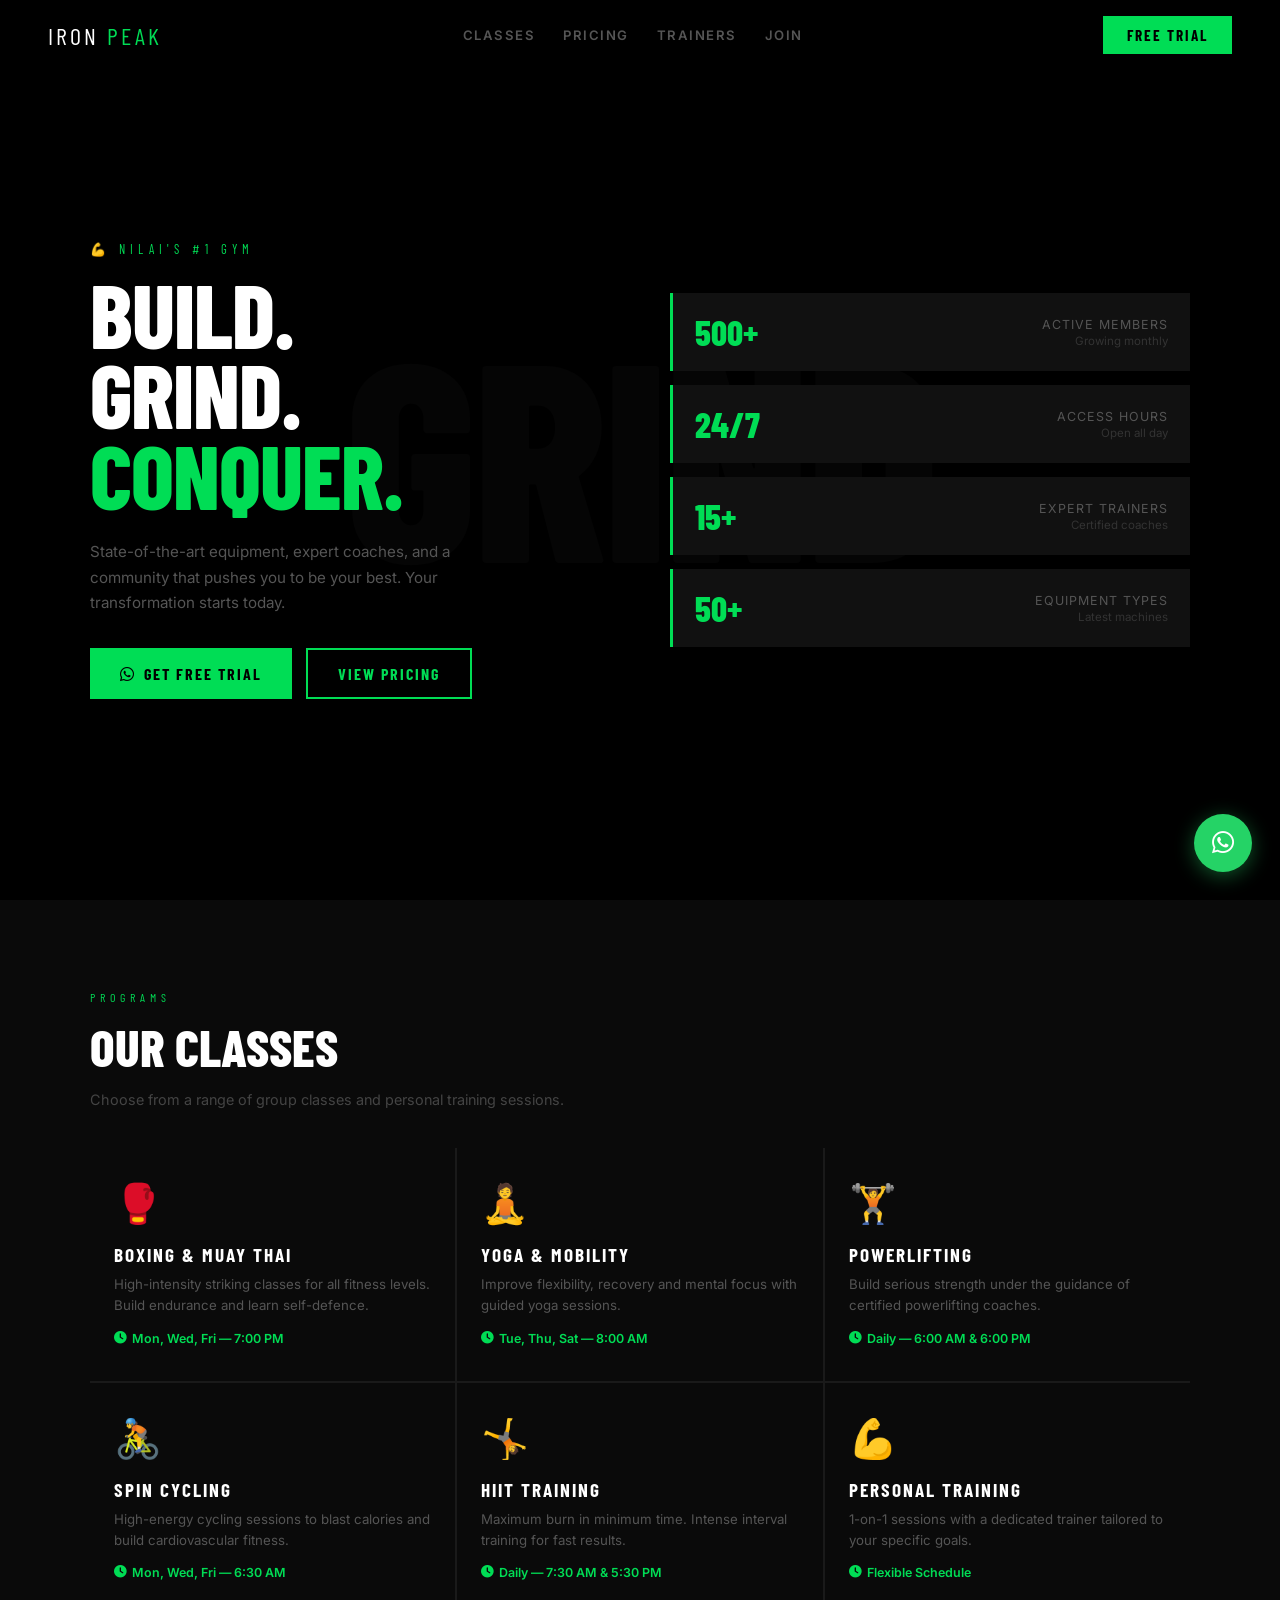
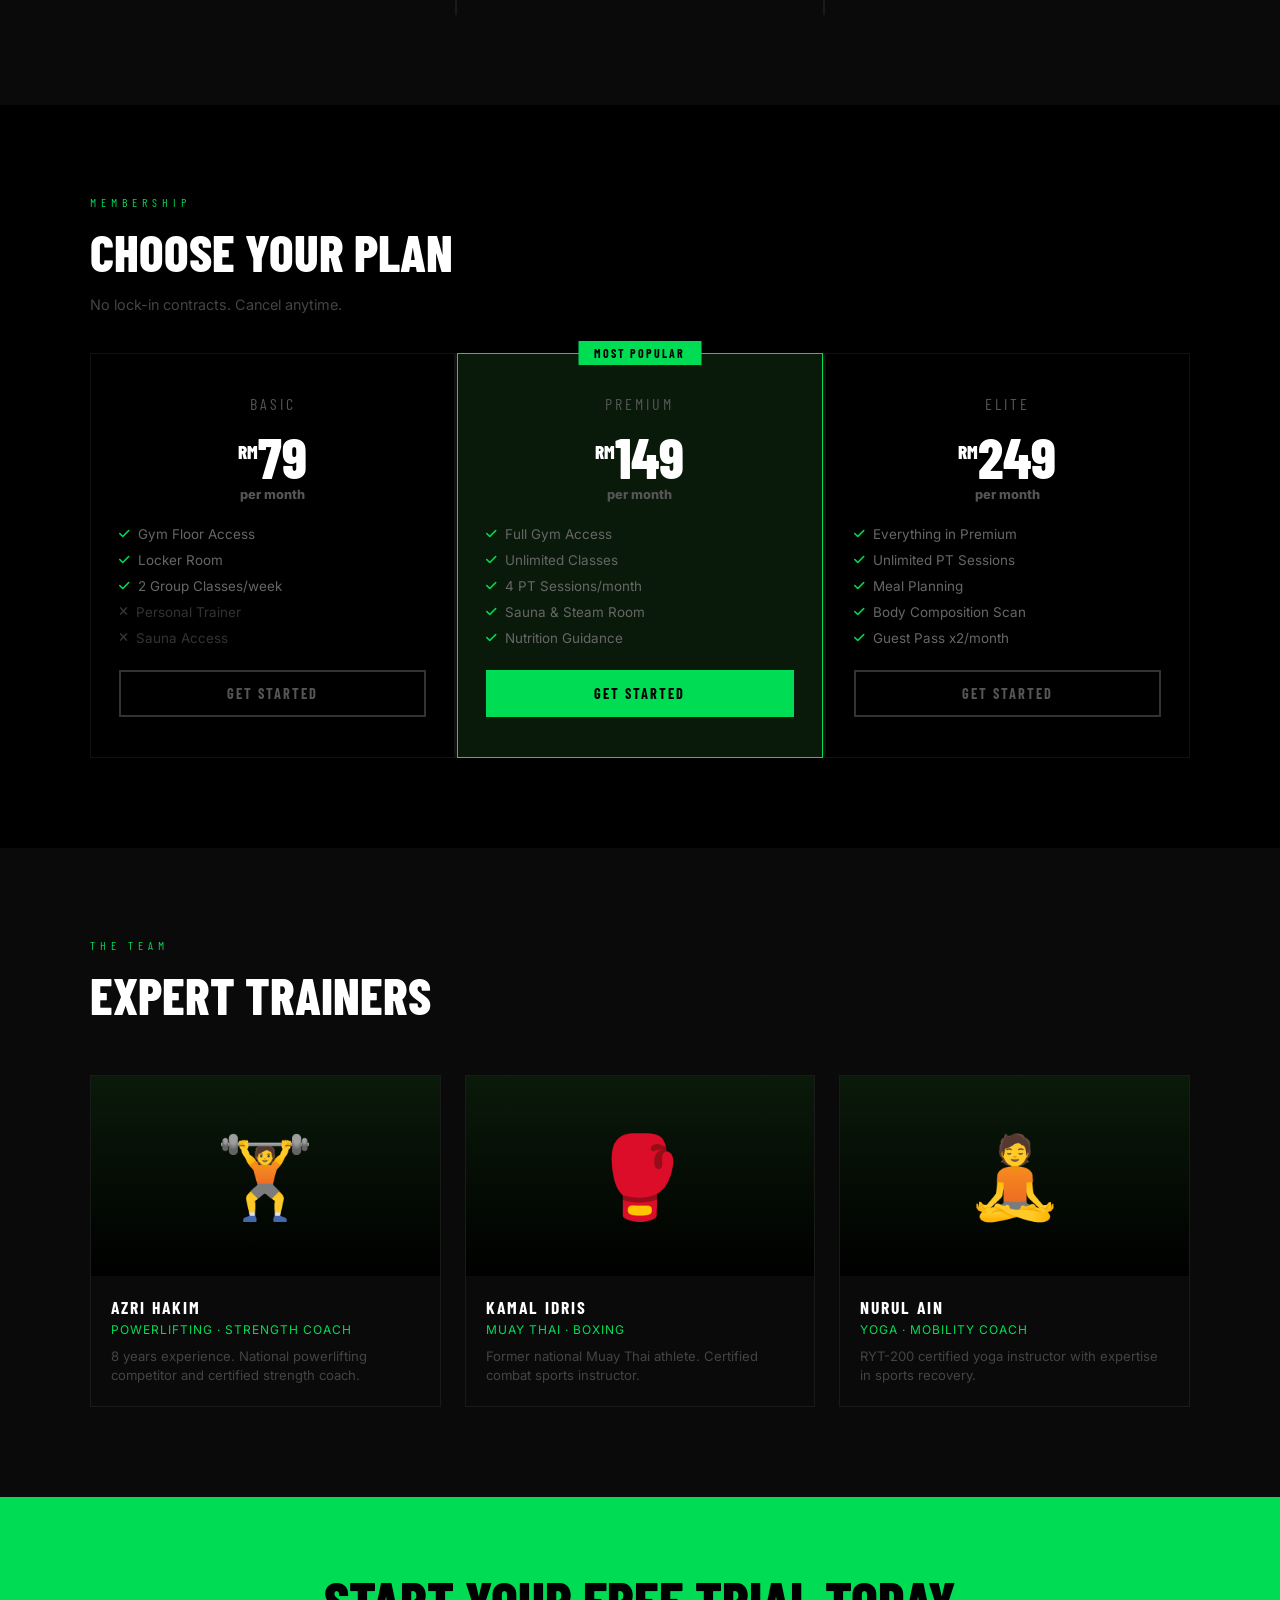
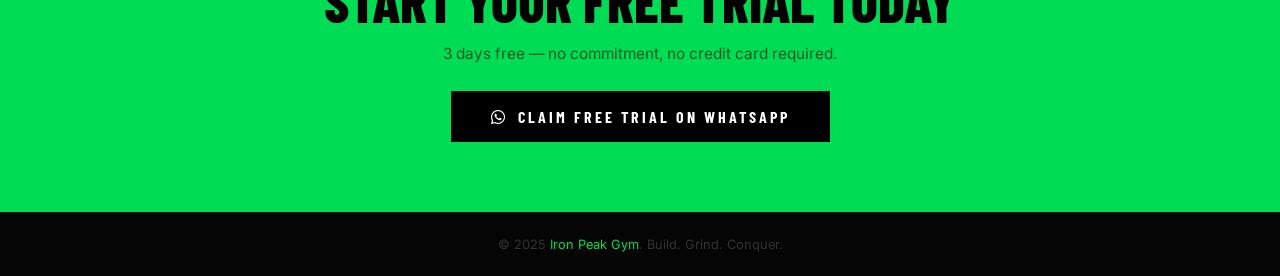
<file: demos/gym.html>
<!DOCTYPE html>
<html lang="en">
<head>
<meta charset="UTF-8"><meta name="viewport" content="width=device-width,initial-scale=1.0">
<title>Iron Peak Gym | Build. Grind. Conquer.</title>
<link href="https://fonts.googleapis.com/css2?family=Barlow+Condensed:wght@600;700;800&family=Inter:wght@400;500;600;700&display=swap" rel="stylesheet">
<link rel="stylesheet" href="https://cdnjs.cloudflare.com/ajax/libs/font-awesome/6.5.0/css/all.min.css">
<style>
:root{--green:#00DD55;--dark:#000;--dark2:#0A0A0A;--dark3:#111;--gray:#888}
*{margin:0;padding:0;box-sizing:border-box}
html{scroll-behavior:smooth;scroll-padding-top:70px}
body{font-family:'Inter',sans-serif;background:var(--dark);color:#fff}
a{text-decoration:none;color:inherit}

nav{position:fixed;top:0;left:0;right:0;z-index:999;padding:16px 48px;display:flex;align-items:center;justify-content:space-between;transition:all .3s}
nav.scrolled{background:rgba(0,0,0,0.95);border-bottom:1px solid #111}
.nav-logo{font-family:'Barlow Condensed',sans-serif;font-size:1.5rem;letter-spacing:3px;text-transform:uppercase;color:#fff}
.nav-logo span{color:var(--green)}
.nav-links{display:flex;gap:28px}
.nav-links a{color:#555;font-size:0.82rem;letter-spacing:1.5px;text-transform:uppercase;font-weight:600;transition:color .2s}
.nav-links a:hover{color:var(--green)}
.nav-cta{background:var(--green);color:#000;padding:10px 24px;font-family:'Barlow Condensed',sans-serif;font-size:0.95rem;letter-spacing:2px;text-transform:uppercase;font-weight:700;transition:all .2s}
.nav-cta:hover{background:#00bb44}

.hero{min-height:100vh;background:var(--dark);display:flex;align-items:center;padding:100px 48px 60px;position:relative;overflow:hidden}
.hero-bg-text{position:absolute;font-family:'Barlow Condensed',sans-serif;font-size:22vw;font-weight:800;color:rgba(255,255,255,0.02);top:50%;left:50%;transform:translate(-50%,-50%);white-space:nowrap;pointer-events:none;letter-spacing:-5px}
.hero-content{position:relative;z-index:2;max-width:1100px;width:100%;margin:0 auto;display:grid;grid-template-columns:1fr 1fr;gap:60px;align-items:center}
.hero-left .label{font-family:'Barlow Condensed',sans-serif;font-size:0.8rem;letter-spacing:5px;text-transform:uppercase;color:var(--green);margin-bottom:16px}
.hero-left h1{font-family:'Barlow Condensed',sans-serif;font-size:clamp(3.5rem,7vw,6rem);line-height:0.9;font-weight:800;text-transform:uppercase;letter-spacing:-1px;margin-bottom:24px}
.hero-left h1 .green{color:var(--green)}
.hero-left p{color:#555;font-size:0.95rem;line-height:1.7;max-width:400px;margin-bottom:32px}
.hero-btns{display:flex;gap:14px;flex-wrap:wrap}
.btn-green{background:var(--green);color:#000;padding:14px 30px;font-family:'Barlow Condensed',sans-serif;font-size:1rem;letter-spacing:2px;text-transform:uppercase;font-weight:700;display:inline-flex;align-items:center;gap:8px;transition:all .2s}
.btn-green:hover{background:#00bb44;transform:translateY(-2px)}
.btn-outline-g{border:2px solid var(--green);color:var(--green);padding:14px 30px;font-family:'Barlow Condensed',sans-serif;font-size:1rem;letter-spacing:2px;text-transform:uppercase;font-weight:700;transition:all .2s}
.btn-outline-g:hover{background:var(--green);color:#000}
.hero-right{display:flex;flex-direction:column;gap:14px}
.stat-card{background:#111;border-left:3px solid var(--green);padding:18px 22px;display:flex;align-items:center;justify-content:space-between}
.stat-num{font-family:'Barlow Condensed',sans-serif;font-size:2.2rem;font-weight:800;color:var(--green)}
.stat-info{text-align:right}
.stat-info .title{font-size:0.78rem;color:#555;text-transform:uppercase;letter-spacing:1px}
.stat-info .sub{font-size:0.72rem;color:#333;margin-top:2px}

section{padding:90px 48px}
.container{max-width:1100px;margin:0 auto}
.sec-label{font-family:'Barlow Condensed',sans-serif;font-size:0.75rem;letter-spacing:5px;text-transform:uppercase;color:var(--green);margin-bottom:12px}
.sec-h{font-family:'Barlow Condensed',sans-serif;font-size:clamp(2.2rem,4vw,3.2rem);font-weight:800;text-transform:uppercase;margin-bottom:14px}

/* CLASSES */
#classes{background:var(--dark2)}
.classes-grid{display:grid;grid-template-columns:repeat(3,1fr);gap:2px;background:#1a1a1a;margin-top:50px}
.class-item{background:var(--dark2);padding:32px 24px;border-bottom:3px solid transparent;transition:all .3s}
.class-item:hover{background:var(--dark3);border-bottom-color:var(--green)}
.class-emoji{font-size:2.4rem;margin-bottom:16px}
.class-item h3{font-family:'Barlow Condensed',sans-serif;font-size:1.2rem;letter-spacing:2px;text-transform:uppercase;margin-bottom:8px}
.class-item p{font-size:0.83rem;color:#555;line-height:1.6;margin-bottom:14px}
.class-time{font-size:0.78rem;color:var(--green);font-weight:600;display:flex;align-items:center;gap:6px}

/* PRICING */
#pricing{background:var(--dark)}
.plans-grid{display:grid;grid-template-columns:repeat(3,1fr);gap:2px;background:#111;margin-top:50px}
.plan{background:var(--dark);padding:40px 28px;text-align:center;position:relative;border:1px solid #111;transition:all .3s}
.plan:hover{border-color:var(--green)}
.plan.popular{background:#0A1A0A;border:1px solid var(--green)}
.plan-badge{position:absolute;top:-13px;left:50%;transform:translateX(-50%);background:var(--green);color:#000;font-family:'Barlow Condensed',sans-serif;font-size:0.75rem;letter-spacing:2px;text-transform:uppercase;padding:5px 16px;font-weight:700}
.plan-name{font-family:'Barlow Condensed',sans-serif;font-size:1rem;letter-spacing:3px;text-transform:uppercase;color:#555;margin-bottom:16px}
.plan-price{font-family:'Barlow Condensed',sans-serif;font-size:3.5rem;font-weight:800;line-height:1;margin-bottom:6px}
.plan-price .curr{font-size:1.2rem;vertical-align:super}
.plan-price .per{font-size:0.8rem;font-family:'Inter',sans-serif;color:#555;display:block;margin-top:4px}
.plan-feats{margin:24px 0;display:flex;flex-direction:column;gap:10px;text-align:left}
.plan-feats li{font-size:0.84rem;color:#666;display:flex;align-items:center;gap:8px}
.plan-feats li i{color:var(--green);font-size:0.75rem}
.plan-feats li.no{color:#333}
.plan-feats li.no i{color:#333}
.plan-btn{display:block;padding:13px;font-family:'Barlow Condensed',sans-serif;font-size:0.9rem;letter-spacing:2px;text-transform:uppercase;font-weight:700;transition:all .2s;border:2px solid #333;color:#555;margin-top:8px}
.plan-btn:hover,.plan.popular .plan-btn{background:var(--green);color:#000;border-color:var(--green)}

/* TRAINERS */
#trainers{background:var(--dark2)}
.trainers-grid{display:grid;grid-template-columns:repeat(3,1fr);gap:24px;margin-top:50px}
.trainer-card{border:1px solid #1a1a1a;overflow:hidden;transition:all .3s}
.trainer-card:hover{border-color:var(--green)}
.trainer-img{height:200px;display:flex;align-items:center;justify-content:center;font-size:5rem;background:linear-gradient(180deg,#0a1a0a,#000)}
.trainer-body{padding:20px}
.trainer-body h4{font-family:'Barlow Condensed',sans-serif;font-size:1.1rem;letter-spacing:2px;text-transform:uppercase;margin-bottom:4px}
.trainer-spec{font-size:0.75rem;color:var(--green);letter-spacing:1px;text-transform:uppercase;margin-bottom:10px}
.trainer-body p{font-size:0.82rem;color:#444;line-height:1.5}

/* CTA */
#cta{background:var(--green);padding:70px 48px;text-align:center}
#cta h2{font-family:'Barlow Condensed',sans-serif;font-size:3.5rem;font-weight:800;text-transform:uppercase;color:#000;margin-bottom:10px}
#cta p{color:rgba(0,0,0,0.6);margin-bottom:28px;font-size:0.96rem}
.btn-black{background:#000;color:#fff;padding:16px 40px;font-family:'Barlow Condensed',sans-serif;font-size:1rem;letter-spacing:3px;text-transform:uppercase;font-weight:700;display:inline-flex;align-items:center;gap:10px;transition:all .2s}
.btn-black:hover{background:#1a1a1a;transform:translateY(-2px)}

footer{background:#050505;border-top:1px solid #111;color:#333;text-align:center;padding:24px;font-size:0.8rem}
footer span{color:var(--green)}
.wa-float{position:fixed;bottom:28px;right:28px;z-index:999;width:58px;height:58px;background:#25D366;color:#fff;border-radius:50%;display:flex;align-items:center;justify-content:center;font-size:1.6rem;box-shadow:0 4px 20px rgba(37,211,102,0.4);animation:waf 3s ease-in-out infinite}
@keyframes waf{0%,100%{transform:translateY(0)}50%{transform:translateY(-6px)}}

@media(max-width:900px){.hero-content,.classes-grid,.plans-grid,.trainers-grid{grid-template-columns:1fr}.nav-links{display:none}nav{padding:14px 20px}}
@media(max-width:600px){section{padding:60px 20px}.hero{padding:80px 20px 50px}}
</style>
</head>
<body>

<nav id="nav">
  <div class="nav-logo">IRON <span>PEAK</span></div>
  <div class="nav-links">
    <a href="#classes">Classes</a><a href="#pricing">Pricing</a><a href="#trainers">Trainers</a><a href="#cta">Join</a>
  </div>
  <a href="https://wa.me/601XXXXXXXXX" class="nav-cta" target="_blank">Free Trial</a>
</nav>

<section class="hero" id="home">
  <div class="hero-bg-text">GRIND</div>
  <div class="hero-content">
    <div class="hero-left">
      <div class="label">💪 Nilai's #1 Gym</div>
      <h1>BUILD.<br>GRIND.<br><span class="green">CONQUER.</span></h1>
      <p>State-of-the-art equipment, expert coaches, and a community that pushes you to be your best. Your transformation starts today.</p>
      <div class="hero-btns">
        <a href="https://wa.me/601XXXXXXXXX" class="btn-green" target="_blank"><i class="fab fa-whatsapp"></i> Get Free Trial</a>
        <a href="#pricing" class="btn-outline-g">View Pricing</a>
      </div>
    </div>
    <div class="hero-right">
      <div class="stat-card"><div class="stat-num">500+</div><div class="stat-info"><div class="title">Active Members</div><div class="sub">Growing monthly</div></div></div>
      <div class="stat-card"><div class="stat-num">24/7</div><div class="stat-info"><div class="title">Access Hours</div><div class="sub">Open all day</div></div></div>
      <div class="stat-card"><div class="stat-num">15+</div><div class="stat-info"><div class="title">Expert Trainers</div><div class="sub">Certified coaches</div></div></div>
      <div class="stat-card"><div class="stat-num">50+</div><div class="stat-info"><div class="title">Equipment Types</div><div class="sub">Latest machines</div></div></div>
    </div>
  </div>
</section>

<section id="classes">
  <div class="container">
    <div class="sec-label">Programs</div>
    <h2 class="sec-h">Our Classes</h2>
    <p style="color:#444;font-size:0.9rem">Choose from a range of group classes and personal training sessions.</p>
  </div>
  <div class="classes-grid" style="max-width:1100px;margin:0 auto;margin-top:40px">
    <div class="class-item"><div class="class-emoji">🥊</div><h3>Boxing & Muay Thai</h3><p>High-intensity striking classes for all fitness levels. Build endurance and learn self-defence.</p><div class="class-time"><i class="fas fa-clock"></i> Mon, Wed, Fri — 7:00 PM</div></div>
    <div class="class-item"><div class="class-emoji">🧘</div><h3>Yoga & Mobility</h3><p>Improve flexibility, recovery and mental focus with guided yoga sessions.</p><div class="class-time"><i class="fas fa-clock"></i> Tue, Thu, Sat — 8:00 AM</div></div>
    <div class="class-item"><div class="class-emoji">🏋️</div><h3>Powerlifting</h3><p>Build serious strength under the guidance of certified powerlifting coaches.</p><div class="class-time"><i class="fas fa-clock"></i> Daily — 6:00 AM & 6:00 PM</div></div>
    <div class="class-item"><div class="class-emoji">🚴</div><h3>Spin Cycling</h3><p>High-energy cycling sessions to blast calories and build cardiovascular fitness.</p><div class="class-time"><i class="fas fa-clock"></i> Mon, Wed, Fri — 6:30 AM</div></div>
    <div class="class-item"><div class="class-emoji">🤸</div><h3>HIIT Training</h3><p>Maximum burn in minimum time. Intense interval training for fast results.</p><div class="class-time"><i class="fas fa-clock"></i> Daily — 7:30 AM & 5:30 PM</div></div>
    <div class="class-item"><div class="class-emoji">💪</div><h3>Personal Training</h3><p>1-on-1 sessions with a dedicated trainer tailored to your specific goals.</p><div class="class-time"><i class="fas fa-clock"></i> Flexible Schedule</div></div>
  </div>
</section>

<section id="pricing">
  <div class="container">
    <div class="sec-label">Membership</div>
    <h2 class="sec-h">Choose Your Plan</h2>
    <p style="color:#444;font-size:0.9rem">No lock-in contracts. Cancel anytime.</p>
  </div>
  <div class="plans-grid" style="max-width:1100px;margin:0 auto;margin-top:40px">
    <div class="plan">
      <div class="plan-name">Basic</div>
      <div class="plan-price"><span class="curr">RM</span>79<span class="per">per month</span></div>
      <ul class="plan-feats">
        <li><i class="fas fa-check"></i> Gym Floor Access</li>
        <li><i class="fas fa-check"></i> Locker Room</li>
        <li><i class="fas fa-check"></i> 2 Group Classes/week</li>
        <li class="no"><i class="fas fa-times"></i> Personal Trainer</li>
        <li class="no"><i class="fas fa-times"></i> Sauna Access</li>
      </ul>
      <a href="https://wa.me/601XXXXXXXXX" class="plan-btn" target="_blank">Get Started</a>
    </div>
    <div class="plan popular">
      <div class="plan-badge">Most Popular</div>
      <div class="plan-name">Premium</div>
      <div class="plan-price"><span class="curr">RM</span>149<span class="per">per month</span></div>
      <ul class="plan-feats">
        <li><i class="fas fa-check"></i> Full Gym Access</li>
        <li><i class="fas fa-check"></i> Unlimited Classes</li>
        <li><i class="fas fa-check"></i> 4 PT Sessions/month</li>
        <li><i class="fas fa-check"></i> Sauna & Steam Room</li>
        <li><i class="fas fa-check"></i> Nutrition Guidance</li>
      </ul>
      <a href="https://wa.me/601XXXXXXXXX" class="plan-btn" target="_blank">Get Started</a>
    </div>
    <div class="plan">
      <div class="plan-name">Elite</div>
      <div class="plan-price"><span class="curr">RM</span>249<span class="per">per month</span></div>
      <ul class="plan-feats">
        <li><i class="fas fa-check"></i> Everything in Premium</li>
        <li><i class="fas fa-check"></i> Unlimited PT Sessions</li>
        <li><i class="fas fa-check"></i> Meal Planning</li>
        <li><i class="fas fa-check"></i> Body Composition Scan</li>
        <li><i class="fas fa-check"></i> Guest Pass x2/month</li>
      </ul>
      <a href="https://wa.me/601XXXXXXXXX" class="plan-btn" target="_blank">Get Started</a>
    </div>
  </div>
</section>

<section id="trainers">
  <div class="container">
    <div class="sec-label">The Team</div>
    <h2 class="sec-h">Expert Trainers</h2>
    <div class="trainers-grid">
      <div class="trainer-card"><div class="trainer-img">🏋️</div><div class="trainer-body"><h4>Azri Hakim</h4><div class="trainer-spec">Powerlifting · Strength Coach</div><p>8 years experience. National powerlifting competitor and certified strength coach.</p></div></div>
      <div class="trainer-card"><div class="trainer-img">🥊</div><div class="trainer-body"><h4>Kamal Idris</h4><div class="trainer-spec">Muay Thai · Boxing</div><p>Former national Muay Thai athlete. Certified combat sports instructor.</p></div></div>
      <div class="trainer-card"><div class="trainer-img">🧘</div><div class="trainer-body"><h4>Nurul Ain</h4><div class="trainer-spec">Yoga · Mobility Coach</div><p>RYT-200 certified yoga instructor with expertise in sports recovery.</p></div></div>
    </div>
  </div>
</section>

<section id="cta">
  <h2>START YOUR FREE TRIAL TODAY</h2>
  <p>3 days free — no commitment, no credit card required.</p>
  <a href="https://wa.me/601XXXXXXXXX" class="btn-black" target="_blank"><i class="fab fa-whatsapp"></i> Claim Free Trial on WhatsApp</a>
</section>

<footer>© 2025 <span>Iron Peak Gym</span>. Build. Grind. Conquer.</footer>
<a href="https://wa.me/601XXXXXXXXX" class="wa-float" target="_blank"><i class="fab fa-whatsapp"></i></a>

<script>
window.addEventListener('scroll',()=>{
  document.getElementById('nav').classList.toggle('scrolled',window.scrollY>50)
})
</script>
</body>
</html>
</file>
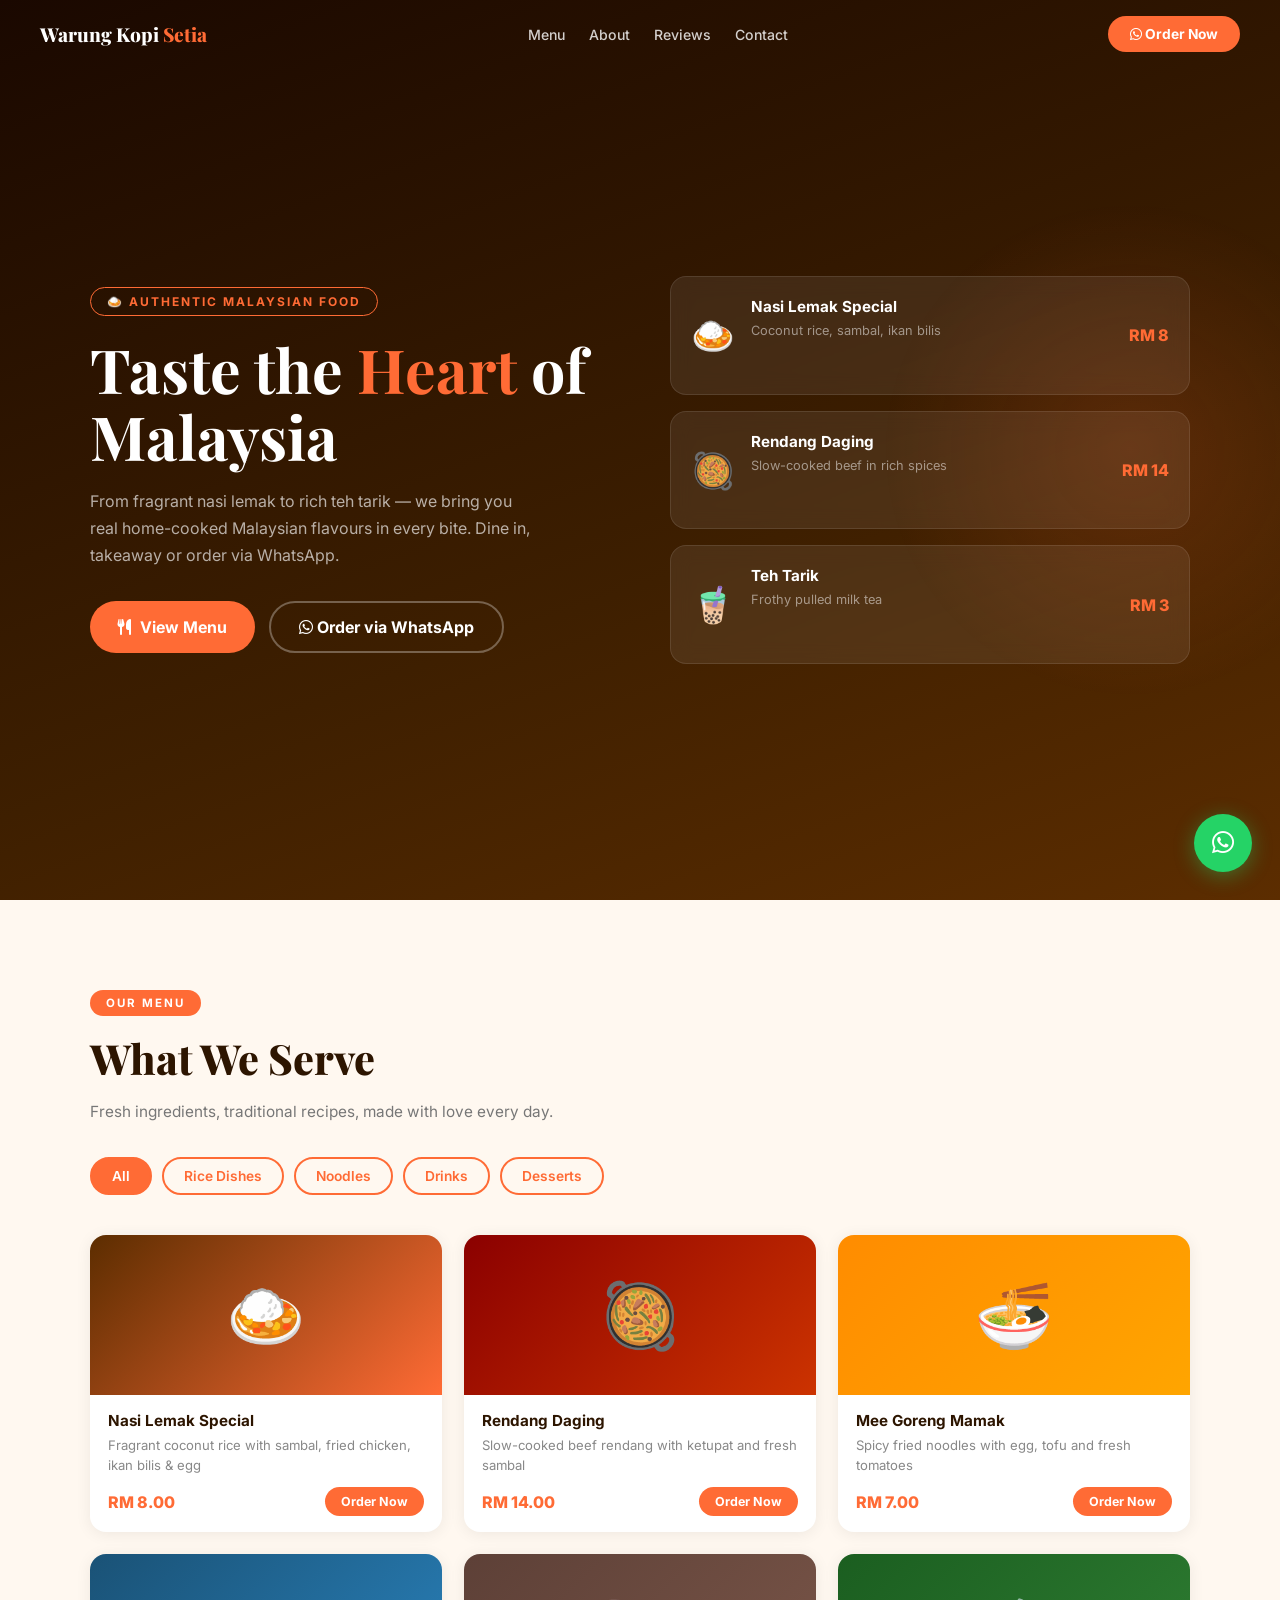
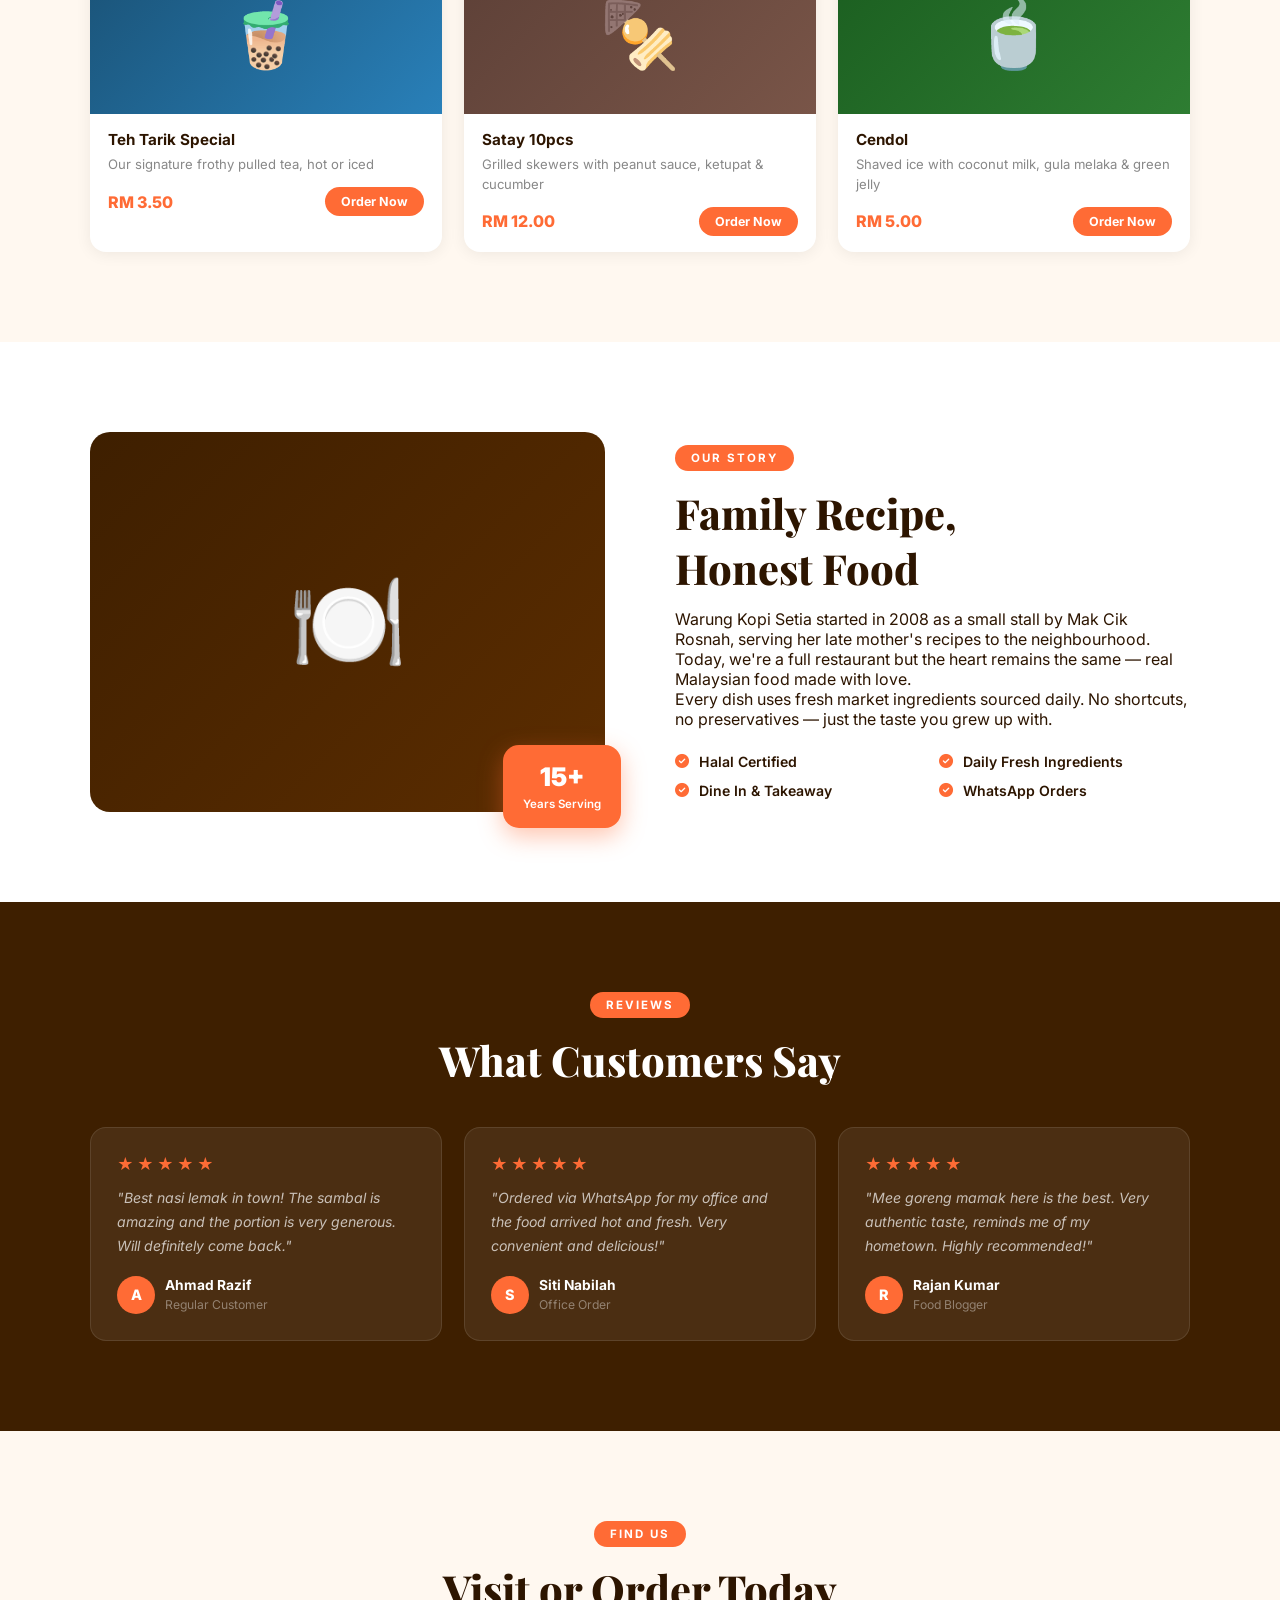
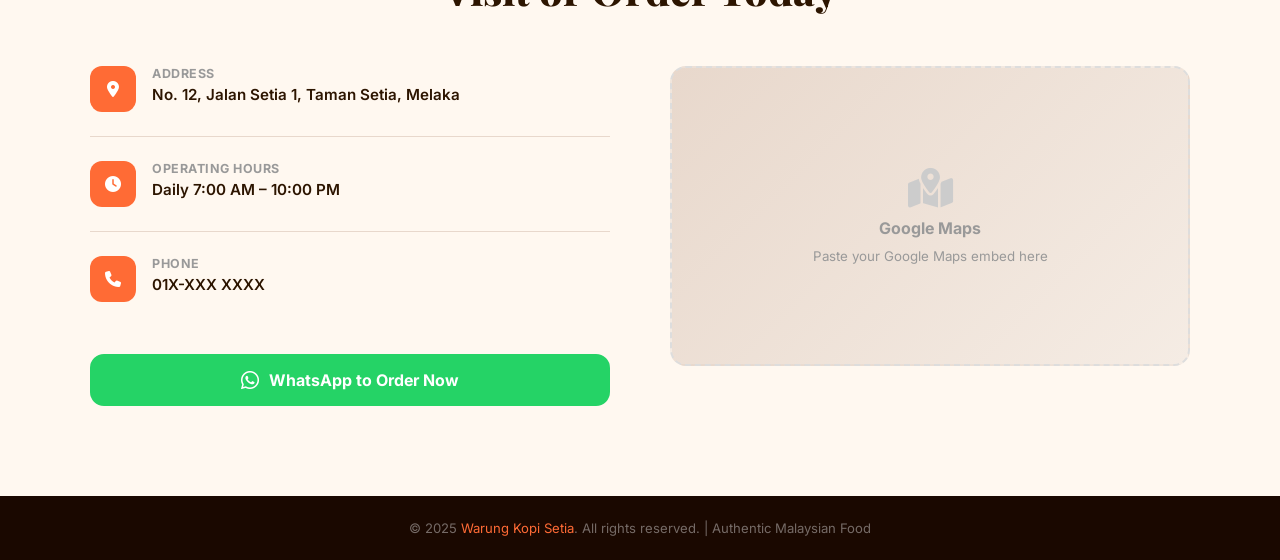
<file: demos/restaurant.html>
<!DOCTYPE html>
<html lang="en">
<head>
<meta charset="UTF-8"><meta name="viewport" content="width=device-width,initial-scale=1.0">
<title>Warung Kopi Setia | Authentic Malaysian Food</title>
<link href="https://fonts.googleapis.com/css2?family=Playfair+Display:wght@700;800&family=Inter:wght@400;500;600;700&display=swap" rel="stylesheet">
<link rel="stylesheet" href="https://cdnjs.cloudflare.com/ajax/libs/font-awesome/6.5.0/css/all.min.css">
<style>
:root{--orange:#FF6B35;--dark:#1A0800;--brown:#3E1F00;--cream:#FFF8F0;--text:#2D1500}
*{margin:0;padding:0;box-sizing:border-box}
html{scroll-behavior:smooth;scroll-padding-top:70px}
body{font-family:'Inter',sans-serif;background:#fff;color:var(--text)}
a{text-decoration:none;color:inherit}

nav{position:fixed;top:0;left:0;right:0;z-index:999;padding:16px 40px;display:flex;align-items:center;justify-content:space-between;transition:all .3s}
nav.scrolled{background:var(--dark);box-shadow:0 2px 20px rgba(0,0,0,0.3)}
.nav-logo{font-family:'Playfair Display',serif;font-size:1.2rem;color:#fff;font-weight:800}
.nav-logo span{color:var(--orange)}
.nav-links{display:flex;gap:24px}
.nav-links a{color:rgba(255,255,255,0.8);font-size:0.88rem;font-weight:500}
.nav-links a:hover{color:var(--orange)}
.nav-cta{background:var(--orange);color:#fff;padding:10px 22px;border-radius:50px;font-weight:700;font-size:0.86rem}

.hero{min-height:100vh;background:linear-gradient(160deg,var(--dark) 0%,var(--brown) 60%,#5C2D00 100%);display:flex;align-items:center;padding:100px 40px 60px;position:relative;overflow:hidden}
.hero::after{content:'';position:absolute;right:-100px;top:50%;transform:translateY(-50%);width:500px;height:500px;background:radial-gradient(circle,rgba(255,107,53,0.15),transparent 70%);pointer-events:none}
.hero-inner{max-width:1100px;margin:0 auto;display:grid;grid-template-columns:1fr 1fr;gap:60px;align-items:center;width:100%}
.hero-badge{display:inline-block;border:1px solid var(--orange);color:var(--orange);font-size:0.75rem;font-weight:700;letter-spacing:2px;text-transform:uppercase;padding:6px 16px;border-radius:50px;margin-bottom:20px}
.hero h1{font-family:'Playfair Display',serif;font-size:clamp(2.4rem,5vw,3.8rem);color:#fff;line-height:1.1;margin-bottom:18px}
.hero h1 span{color:var(--orange)}
.hero p{color:rgba(255,255,255,0.65);font-size:1rem;line-height:1.7;margin-bottom:32px;max-width:440px}
.hero-btns{display:flex;gap:14px;flex-wrap:wrap}
.btn-orange{background:var(--orange);color:#fff;padding:14px 28px;border-radius:50px;font-weight:700;display:inline-flex;align-items:center;gap:8px;transition:all .2s}
.btn-orange:hover{background:#e85a24;transform:translateY(-2px)}
.btn-outline-w{border:2px solid rgba(255,255,255,0.3);color:#fff;padding:14px 28px;border-radius:50px;font-weight:700;transition:all .2s}
.btn-outline-w:hover{border-color:#fff;background:rgba(255,255,255,0.1)}
.hero-visual{display:flex;flex-direction:column;gap:16px}
.food-card{background:rgba(255,255,255,0.08);border:1px solid rgba(255,255,255,0.1);border-radius:16px;padding:20px;display:flex;align-items:center;gap:16px;backdrop-filter:blur(10px)}
.food-emoji{font-size:2.2rem}
.food-card h4{color:#fff;font-size:0.95rem;font-weight:700;margin-bottom:4px}
.food-card p{color:rgba(255,255,255,0.5);font-size:0.8rem}
.food-price{margin-left:auto;color:var(--orange);font-weight:800;font-size:1rem}

section{padding:90px 40px}
.container{max-width:1100px;margin:0 auto}
.sec-tag{display:inline-block;background:var(--orange);color:#fff;font-size:0.72rem;font-weight:700;letter-spacing:2px;text-transform:uppercase;padding:6px 16px;border-radius:50px;margin-bottom:14px}
.sec-title{font-family:'Playfair Display',serif;font-size:clamp(1.8rem,3.5vw,2.6rem);font-weight:800;margin-bottom:14px;color:var(--text)}
.sec-sub{color:#777;font-size:0.96rem;max-width:560px;line-height:1.7}

/* MENU */
#menu{background:var(--cream)}
.menu-cats{display:flex;gap:10px;margin-bottom:40px;flex-wrap:wrap}
.cat-btn{padding:9px 20px;border-radius:50px;border:2px solid var(--orange);font-weight:600;font-size:0.86rem;cursor:pointer;transition:all .2s;background:transparent;color:var(--orange);font-family:'Inter',sans-serif}
.cat-btn.active,.cat-btn:hover{background:var(--orange);color:#fff}
.menu-grid{display:grid;grid-template-columns:repeat(3,1fr);gap:22px}
.menu-item{background:#fff;border-radius:16px;overflow:hidden;box-shadow:0 2px 16px rgba(0,0,0,0.07);transition:all .3s}
.menu-item:hover{transform:translateY(-5px);box-shadow:0 10px 30px rgba(0,0,0,0.12)}
.menu-img{height:160px;display:flex;align-items:center;justify-content:center;font-size:4rem}
.menu-info{padding:16px 18px}
.menu-info h4{font-weight:700;margin-bottom:6px;font-size:0.95rem}
.menu-info p{color:#888;font-size:0.82rem;margin-bottom:12px;line-height:1.5}
.menu-footer{display:flex;align-items:center;justify-content:space-between}
.menu-price{font-weight:800;color:var(--orange);font-size:1rem}
.menu-order{background:var(--orange);color:#fff;border:none;padding:7px 16px;border-radius:50px;font-size:0.78rem;font-weight:700;cursor:pointer;font-family:'Inter',sans-serif}

/* ABOUT */
.about-grid{display:grid;grid-template-columns:1fr 1fr;gap:70px;align-items:center}
.about-img-wrap{position:relative}
.about-img{height:380px;background:linear-gradient(135deg,var(--brown),#5C2D00);border-radius:20px;display:flex;align-items:center;justify-content:center;font-size:6rem}
.about-badge{position:absolute;bottom:-16px;right:-16px;background:var(--orange);color:#fff;padding:16px 20px;border-radius:16px;text-align:center;box-shadow:0 8px 24px rgba(255,107,53,0.4)}
.about-badge .num{font-size:1.6rem;font-weight:900;display:block}
.about-badge .lbl{font-size:0.72rem;font-weight:600}
.about p{color:#666;margin-bottom:16px;line-height:1.8;font-size:0.96rem}
.perks{display:grid;grid-template-columns:1fr 1fr;gap:12px;margin-top:24px}
.perk{display:flex;align-items:center;gap:10px;font-size:0.88rem;font-weight:600;color:var(--text)}
.perk i{color:var(--orange)}

/* TESTIMONIALS */
#reviews{background:var(--brown)}
#reviews .sec-title{color:#fff}
.reviews-grid{display:grid;grid-template-columns:repeat(3,1fr);gap:22px;margin-top:40px}
.review-card{background:rgba(255,255,255,0.07);border:1px solid rgba(255,255,255,0.1);border-radius:16px;padding:26px}
.review-stars{color:#FF6B35;margin-bottom:12px;letter-spacing:3px}
.review-card p{color:rgba(255,255,255,0.7);font-size:0.88rem;line-height:1.7;font-style:italic;margin-bottom:18px}
.reviewer{display:flex;align-items:center;gap:10px}
.reviewer-av{width:38px;height:38px;border-radius:50%;background:var(--orange);display:flex;align-items:center;justify-content:center;font-weight:800;color:#fff;font-size:0.9rem}
.reviewer strong{display:block;font-size:0.86rem;color:#fff}
.reviewer span{font-size:0.76rem;color:rgba(255,255,255,0.4)}

/* CONTACT */
#contact{background:var(--cream)}
.contact-grid{display:grid;grid-template-columns:1fr 1fr;gap:60px;align-items:start}
.contact-item{display:flex;gap:16px;margin-bottom:24px;padding-bottom:24px;border-bottom:1px solid #e8d8cc}
.contact-item:last-of-type{border:none;margin-bottom:28px}
.ci-icon{width:46px;height:46px;border-radius:12px;background:var(--orange);display:flex;align-items:center;justify-content:center;color:#fff;font-size:1rem;flex-shrink:0}
.ci-label{font-size:0.78rem;font-weight:700;text-transform:uppercase;letter-spacing:0.5px;color:#999;margin-bottom:4px}
.ci-val{font-size:0.95rem;font-weight:600;color:var(--text)}
.ci-val a{color:var(--text)}
.wa-big{background:#25D366;color:#fff;padding:16px;border-radius:14px;display:flex;align-items:center;justify-content:center;gap:10px;font-weight:700;font-size:1rem;width:100%;margin-top:8px;transition:all .2s}
.wa-big:hover{background:#1fb857;transform:translateY(-2px)}
.map-ph{height:300px;background:linear-gradient(135deg,#e8d8cc,#f5ece4);border-radius:16px;display:flex;flex-direction:column;align-items:center;justify-content:center;gap:10px;color:#999;border:2px dashed #ddd}
.map-ph i{font-size:2.5rem;color:#ccc}

footer{background:var(--dark);color:rgba(255,255,255,0.4);text-align:center;padding:24px 40px;font-size:0.82rem}
footer span{color:var(--orange)}

.wa-float{position:fixed;bottom:28px;right:28px;z-index:999;width:58px;height:58px;background:#25D366;color:#fff;border-radius:50%;display:flex;align-items:center;justify-content:center;font-size:1.6rem;box-shadow:0 4px 20px rgba(37,211,102,0.4);animation:waf 3s ease-in-out infinite}
@keyframes waf{0%,100%{transform:translateY(0)}50%{transform:translateY(-6px)}}
.wa-float:hover{animation:none;transform:scale(1.1)}

@media(max-width:900px){.hero-inner,.about-grid,.contact-grid{grid-template-columns:1fr}.menu-grid{grid-template-columns:repeat(2,1fr)}.reviews-grid{grid-template-columns:1fr}.nav-links{display:none}nav{padding:14px 20px}}
@media(max-width:600px){.menu-grid{grid-template-columns:1fr}section{padding:60px 20px}nav{padding:12px 20px}}
</style>
</head>
<body>

<nav id="nav">
  <div class="nav-logo">Warung Kopi <span>Setia</span></div>
  <div class="nav-links">
    <a href="#menu">Menu</a><a href="#about">About</a><a href="#reviews">Reviews</a><a href="#contact">Contact</a>
  </div>
  <a href="https://wa.me/601XXXXXXXXX" class="nav-cta" target="_blank"><i class="fab fa-whatsapp"></i> Order Now</a>
</nav>

<section class="hero" id="home">
  <div class="hero-inner">
    <div>
      <div class="hero-badge">🍛 Authentic Malaysian Food</div>
      <h1>Taste the <span>Heart</span> of Malaysia</h1>
      <p>From fragrant nasi lemak to rich teh tarik — we bring you real home-cooked Malaysian flavours in every bite. Dine in, takeaway or order via WhatsApp.</p>
      <div class="hero-btns">
        <a href="#menu" class="btn-orange"><i class="fas fa-utensils"></i> View Menu</a>
        <a href="https://wa.me/601XXXXXXXXX" class="btn-outline-w" target="_blank"><i class="fab fa-whatsapp"></i> Order via WhatsApp</a>
      </div>
    </div>
    <div class="hero-visual">
      <div class="food-card"><div class="food-emoji">🍛</div><div><h4>Nasi Lemak Special</h4><p>Coconut rice, sambal, ikan bilis</p></div><div class="food-price">RM 8</div></div>
      <div class="food-card"><div class="food-emoji">🥘</div><div><h4>Rendang Daging</h4><p>Slow-cooked beef in rich spices</p></div><div class="food-price">RM 14</div></div>
      <div class="food-card"><div class="food-emoji">🧋</div><div><h4>Teh Tarik</h4><p>Frothy pulled milk tea</p></div><div class="food-price">RM 3</div></div>
    </div>
  </div>
</section>

<section id="menu">
  <div class="container">
    <div class="section-header" style="margin-bottom:32px">
      <span class="sec-tag">Our Menu</span>
      <h2 class="sec-title">What We Serve</h2>
      <p class="sec-sub">Fresh ingredients, traditional recipes, made with love every day.</p>
    </div>
    <div class="menu-cats">
      <button class="cat-btn active">All</button>
      <button class="cat-btn">Rice Dishes</button>
      <button class="cat-btn">Noodles</button>
      <button class="cat-btn">Drinks</button>
      <button class="cat-btn">Desserts</button>
    </div>
    <div class="menu-grid">
      <div class="menu-item"><div class="menu-img" style="background:linear-gradient(135deg,#5C2D00,#FF6B35)">🍛</div><div class="menu-info"><h4>Nasi Lemak Special</h4><p>Fragrant coconut rice with sambal, fried chicken, ikan bilis & egg</p><div class="menu-footer"><span class="menu-price">RM 8.00</span><button class="menu-order">Order Now</button></div></div></div>
      <div class="menu-item"><div class="menu-img" style="background:linear-gradient(135deg,#8B0000,#CC3300)">🥘</div><div class="menu-info"><h4>Rendang Daging</h4><p>Slow-cooked beef rendang with ketupat and fresh sambal</p><div class="menu-footer"><span class="menu-price">RM 14.00</span><button class="menu-order">Order Now</button></div></div></div>
      <div class="menu-item"><div class="menu-img" style="background:linear-gradient(135deg,#FF8C00,#FFA500)">🍜</div><div class="menu-info"><h4>Mee Goreng Mamak</h4><p>Spicy fried noodles with egg, tofu and fresh tomatoes</p><div class="menu-footer"><span class="menu-price">RM 7.00</span><button class="menu-order">Order Now</button></div></div></div>
      <div class="menu-item"><div class="menu-img" style="background:linear-gradient(135deg,#1A5276,#2980B9)">🧋</div><div class="menu-info"><h4>Teh Tarik Special</h4><p>Our signature frothy pulled tea, hot or iced</p><div class="menu-footer"><span class="menu-price">RM 3.50</span><button class="menu-order">Order Now</button></div></div></div>
      <div class="menu-item"><div class="menu-img" style="background:linear-gradient(135deg,#5D4037,#795548)">🍢</div><div class="menu-info"><h4>Satay 10pcs</h4><p>Grilled skewers with peanut sauce, ketupat & cucumber</p><div class="menu-footer"><span class="menu-price">RM 12.00</span><button class="menu-order">Order Now</button></div></div></div>
      <div class="menu-item"><div class="menu-img" style="background:linear-gradient(135deg,#1B5E20,#2E7D32)">🍵</div><div class="menu-info"><h4>Cendol</h4><p>Shaved ice with coconut milk, gula melaka & green jelly</p><div class="menu-footer"><span class="menu-price">RM 5.00</span><button class="menu-order">Order Now</button></div></div></div>
    </div>
  </div>
</section>

<section id="about" style="background:#fff">
  <div class="container">
    <div class="about-grid">
      <div class="about-img-wrap">
        <div class="about-img">🍽️</div>
        <div class="about-badge"><span class="num">15+</span><span class="lbl">Years Serving</span></div>
      </div>
      <div>
        <span class="sec-tag">Our Story</span>
        <h2 class="sec-title">Family Recipe,<br>Honest Food</h2>
        <p>Warung Kopi Setia started in 2008 as a small stall by Mak Cik Rosnah, serving her late mother's recipes to the neighbourhood. Today, we're a full restaurant but the heart remains the same — real Malaysian food made with love.</p>
        <p>Every dish uses fresh market ingredients sourced daily. No shortcuts, no preservatives — just the taste you grew up with.</p>
        <div class="perks">
          <div class="perk"><i class="fas fa-check-circle"></i> Halal Certified</div>
          <div class="perk"><i class="fas fa-check-circle"></i> Daily Fresh Ingredients</div>
          <div class="perk"><i class="fas fa-check-circle"></i> Dine In & Takeaway</div>
          <div class="perk"><i class="fas fa-check-circle"></i> WhatsApp Orders</div>
        </div>
      </div>
    </div>
  </div>
</section>

<section id="reviews">
  <div class="container">
    <div style="text-align:center;margin-bottom:0">
      <span class="sec-tag">Reviews</span>
      <h2 class="sec-title" style="color:#fff">What Customers Say</h2>
    </div>
    <div class="reviews-grid">
      <div class="review-card"><div class="review-stars">★★★★★</div><p>"Best nasi lemak in town! The sambal is amazing and the portion is very generous. Will definitely come back."</p><div class="reviewer"><div class="reviewer-av">A</div><div><strong>Ahmad Razif</strong><span>Regular Customer</span></div></div></div>
      <div class="review-card"><div class="review-stars">★★★★★</div><p>"Ordered via WhatsApp for my office and the food arrived hot and fresh. Very convenient and delicious!"</p><div class="reviewer"><div class="reviewer-av">S</div><div><strong>Siti Nabilah</strong><span>Office Order</span></div></div></div>
      <div class="review-card"><div class="review-stars">★★★★★</div><p>"Mee goreng mamak here is the best. Very authentic taste, reminds me of my hometown. Highly recommended!"</p><div class="reviewer"><div class="reviewer-av">R</div><div><strong>Rajan Kumar</strong><span>Food Blogger</span></div></div></div>
    </div>
  </div>
</section>

<section id="contact">
  <div class="container">
    <div style="text-align:center;margin-bottom:50px">
      <span class="sec-tag">Find Us</span>
      <h2 class="sec-title">Visit or Order Today</h2>
    </div>
    <div class="contact-grid">
      <div>
        <div class="contact-item"><div class="ci-icon"><i class="fas fa-map-marker-alt"></i></div><div><div class="ci-label">Address</div><div class="ci-val">No. 12, Jalan Setia 1, Taman Setia, Melaka</div></div></div>
        <div class="contact-item"><div class="ci-icon"><i class="fas fa-clock"></i></div><div><div class="ci-label">Operating Hours</div><div class="ci-val">Daily 7:00 AM – 10:00 PM</div></div></div>
        <div class="contact-item"><div class="ci-icon"><i class="fas fa-phone"></i></div><div><div class="ci-label">Phone</div><div class="ci-val"><a href="tel:+601XXXXXXXXX">01X-XXX XXXX</a></div></div></div>
        <a href="https://wa.me/601XXXXXXXXX" class="wa-big" target="_blank"><i class="fab fa-whatsapp" style="font-size:1.3rem"></i> WhatsApp to Order Now</a>
      </div>
      <div class="map-ph"><i class="fas fa-map-marked-alt"></i><p style="font-weight:700">Google Maps</p><small>Paste your Google Maps embed here</small></div>
    </div>
  </div>
</section>

<footer>© 2025 <span>Warung Kopi Setia</span>. All rights reserved. | Authentic Malaysian Food</footer>
<a href="https://wa.me/601XXXXXXXXX" class="wa-float" target="_blank"><i class="fab fa-whatsapp"></i></a>

<script>
window.addEventListener('scroll',()=>{
  document.getElementById('nav').classList.toggle('scrolled', window.scrollY>50)
})
document.querySelectorAll('.cat-btn').forEach(b=>{
  b.addEventListener('click',()=>{
    document.querySelectorAll('.cat-btn').forEach(x=>x.classList.remove('active'))
    b.classList.add('active')
  })
})
</script>
</body>
</html>
</file>
<file: style.css>
/* =============================================
   LHNS Engineering Trading — style.css
   Brand: White bg, Yellow (#FFD600) accents, Dark text
   ============================================= */

/* ===== CSS VARIABLES ===== */
:root {
    --yellow: #FFD600;
    --yellow-dark: #E6C100;
    --yellow-light: #FFF9C4;
    --dark: #1A1A1A;
    --gray: #555555;
    --light-gray: #F5F5F5;
    --white: #FFFFFF;
    --border: #E8E8E8;
    --green-wa: #25D366;
    --shadow-sm: 0 2px 12px rgba(0,0,0,0.06);
    --shadow: 0 4px 24px rgba(0,0,0,0.09);
    --shadow-hover: 0 12px 40px rgba(0,0,0,0.14);
    --radius: 14px;
    --radius-lg: 20px;
    --transition: all 0.3s cubic-bezier(0.4, 0, 0.2, 1);
    --font: 'Inter', -apple-system, BlinkMacSystemFont, 'Segoe UI', sans-serif;
}

/* ===== RESET & BASE ===== */
*, *::before, *::after {
    margin: 0;
    padding: 0;
    box-sizing: border-box;
}

html {
    scroll-behavior: smooth;
    scroll-padding-top: 80px;
}

body {
    font-family: var(--font);
    color: var(--dark);
    background: var(--white);
    overflow-x: hidden;
    line-height: 1.6;
    -webkit-font-smoothing: antialiased;
}

a { text-decoration: none; color: inherit; }
ul { list-style: none; }
img { max-width: 100%; display: block; }
button { font-family: var(--font); }

/* ===== CONTAINER ===== */
.container {
    max-width: 1200px;
    margin: 0 auto;
    padding: 0 24px;
}

/* ===== BUTTONS ===== */
.btn-primary {
    display: inline-flex;
    align-items: center;
    gap: 8px;
    background: var(--yellow);
    color: var(--dark);
    padding: 14px 28px;
    border-radius: 50px;
    font-weight: 700;
    font-size: 0.95rem;
    transition: var(--transition);
    border: 2px solid var(--yellow);
    cursor: pointer;
    white-space: nowrap;
}
.btn-primary:hover {
    background: var(--yellow-dark);
    border-color: var(--yellow-dark);
    transform: translateY(-2px);
    box-shadow: 0 8px 28px rgba(255, 214, 0, 0.45);
}

.btn-outline {
    display: inline-flex;
    align-items: center;
    gap: 8px;
    background: transparent;
    color: var(--dark);
    padding: 14px 28px;
    border-radius: 50px;
    font-weight: 700;
    font-size: 0.95rem;
    transition: var(--transition);
    border: 2px solid var(--dark);
    cursor: pointer;
    white-space: nowrap;
}
.btn-outline:hover {
    background: var(--dark);
    color: var(--white);
    transform: translateY(-2px);
    box-shadow: var(--shadow);
}

.btn-dark {
    display: inline-flex;
    align-items: center;
    gap: 8px;
    background: var(--dark);
    color: var(--white);
    padding: 14px 28px;
    border-radius: 50px;
    font-weight: 700;
    font-size: 0.95rem;
    transition: var(--transition);
    border: 2px solid var(--dark);
    cursor: pointer;
    white-space: nowrap;
}
.btn-dark:hover {
    background: #333;
    transform: translateY(-2px);
    box-shadow: var(--shadow);
}

.full-width { width: 100%; justify-content: center; }

/* ===== SECTION BASE ===== */
.section { padding: 100px 0; }

.section-header {
    text-align: center;
    margin-bottom: 60px;
}

.section-tag {
    display: inline-block;
    background: var(--yellow);
    color: var(--dark);
    font-size: 0.75rem;
    font-weight: 700;
    letter-spacing: 2px;
    text-transform: uppercase;
    padding: 6px 16px;
    border-radius: 50px;
    margin-bottom: 16px;
}

.section-title {
    font-size: clamp(1.8rem, 4vw, 2.8rem);
    font-weight: 800;
    line-height: 1.15;
    margin-bottom: 16px;
    color: var(--dark);
}
.section-title.white { color: var(--white); }
.section-title.left { text-align: left; }

.section-sub {
    font-size: 1rem;
    color: var(--gray);
    max-width: 580px;
    margin: 0 auto;
    line-height: 1.7;
}

/* ===== SCROLL ANIMATION ===== */
.fade-in {
    opacity: 0;
    transform: translateY(28px);
    transition: opacity 0.65s ease, transform 0.65s ease;
}
.fade-in.visible {
    opacity: 1;
    transform: translateY(0);
}

/* ===== NAVBAR ===== */
.navbar {
    position: fixed;
    top: 0;
    left: 0;
    right: 0;
    z-index: 1000;
    padding: 18px 0;
    transition: var(--transition);
}
.navbar.scrolled {
    background: var(--white);
    padding: 12px 0;
    box-shadow: 0 2px 20px rgba(0,0,0,0.09);
}

.nav-container {
    max-width: 1200px;
    margin: 0 auto;
    padding: 0 24px;
    display: flex;
    align-items: center;
    gap: 32px;
    position: relative;
}

.nav-brand {
    display: flex;
    align-items: center;
    gap: 10px;
    font-weight: 800;
    font-size: 1.05rem;
    color: var(--dark);
    flex-shrink: 0;
}
.nav-logo-icon {
    width: 36px;
    height: 36px;
    background: var(--yellow);
    border-radius: 9px;
    display: flex;
    align-items: center;
    justify-content: center;
    font-size: 0.95rem;
    color: var(--dark);
}

.nav-links {
    display: flex;
    align-items: center;
    gap: 4px;
    flex: 1;
    justify-content: center;
}
.nav-link {
    font-size: 0.88rem;
    font-weight: 500;
    color: var(--dark);
    padding: 7px 13px;
    border-radius: 8px;
    transition: var(--transition);
}
.nav-link:hover,
.nav-link.active {
    background: var(--light-gray);
    color: var(--dark);
}

.nav-cta {
    font-size: 0.88rem;
    padding: 10px 20px;
    flex-shrink: 0;
}

.hamburger {
    display: none;
    flex-direction: column;
    gap: 5px;
    background: none;
    border: none;
    cursor: pointer;
    padding: 4px;
    margin-left: auto;
}
.hamburger span {
    display: block;
    width: 24px;
    height: 2px;
    background: var(--dark);
    border-radius: 2px;
    transition: var(--transition);
}
.hamburger.open span:nth-child(1) { transform: translateY(7px) rotate(45deg); }
.hamburger.open span:nth-child(2) { opacity: 0; transform: scaleX(0); }
.hamburger.open span:nth-child(3) { transform: translateY(-7px) rotate(-45deg); }

/* ===== HERO ===== */
.hero {
    min-height: 100vh;
    display: flex;
    align-items: center;
    background: linear-gradient(140deg, #FFFDE7 0%, #FFF9C4 45%, #F7F7F7 100%);
    position: relative;
    overflow: hidden;
    padding: 100px 0 60px;
}

.hero-container {
    display: grid;
    grid-template-columns: 1fr 1fr;
    gap: 60px;
    align-items: center;
    position: relative;
    z-index: 2;
}

.hero-badge {
    display: inline-flex;
    align-items: center;
    gap: 8px;
    background: var(--white);
    border: 1px solid var(--border);
    color: var(--gray);
    font-size: 0.84rem;
    font-weight: 600;
    padding: 8px 16px;
    border-radius: 50px;
    margin-bottom: 24px;
    box-shadow: var(--shadow-sm);
}
.badge-dot {
    width: 8px;
    height: 8px;
    background: #4CAF50;
    border-radius: 50%;
    animation: pulse 2s ease-in-out infinite;
    flex-shrink: 0;
}
@keyframes pulse {
    0%, 100% { opacity: 1; transform: scale(1); }
    50% { opacity: 0.5; transform: scale(1.4); }
}

.hero-title {
    font-size: clamp(2.4rem, 5.5vw, 4.2rem);
    font-weight: 900;
    line-height: 1.08;
    margin-bottom: 22px;
    color: var(--dark);
    letter-spacing: -1px;
}

.hero-subtitle {
    font-size: 1.05rem;
    color: var(--gray);
    margin-bottom: 38px;
    max-width: 460px;
    line-height: 1.75;
}

.hero-btns {
    display: flex;
    gap: 14px;
    flex-wrap: wrap;
    margin-bottom: 52px;
}

.hero-stats {
    display: flex;
    align-items: center;
    gap: 28px;
}
.stat { text-align: center; }
.stat-num {
    display: block;
    font-size: 1.6rem;
    font-weight: 900;
    color: var(--dark);
    line-height: 1;
}
.stat-label {
    font-size: 0.78rem;
    color: var(--gray);
    font-weight: 500;
    margin-top: 4px;
}
.stat-divider {
    width: 1px;
    height: 40px;
    background: var(--border);
}

/* Hero Visual */
.hero-visual {
    display: flex;
    justify-content: center;
    align-items: center;
}
.hero-circle {
    width: 440px;
    height: 440px;
    background: var(--yellow);
    border-radius: 50%;
    display: flex;
    align-items: center;
    justify-content: center;
    box-shadow: 0 24px 80px rgba(255, 214, 0, 0.35);
    animation: hero-float 5s ease-in-out infinite;
}
@keyframes hero-float {
    0%, 100% { transform: translateY(0); }
    50% { transform: translateY(-12px); }
}

.hero-icons-grid {
    display: grid;
    grid-template-columns: 1fr 1fr;
    gap: 16px;
    padding: 32px;
}
.hero-icon-item {
    display: flex;
    flex-direction: column;
    align-items: center;
    gap: 10px;
    background: var(--white);
    border-radius: var(--radius);
    padding: 22px 16px;
    box-shadow: var(--shadow-hover);
    transition: var(--transition);
}
.hero-icon-item:hover { transform: translateY(-4px); }
.hero-icon-item i {
    font-size: 1.8rem;
    color: var(--dark);
}
.hero-icon-item span {
    font-size: 0.78rem;
    font-weight: 700;
    color: var(--dark);
    text-transform: uppercase;
    letter-spacing: 0.5px;
}

/* Decorative Shapes */
.shape {
    position: absolute;
    border-radius: 4px;
    pointer-events: none;
}
.shape-1 {
    width: 44px; height: 44px;
    background: var(--yellow);
    border-radius: 50%;
    top: 18%; left: 4%;
    opacity: 0.6;
    animation: float-a 6s ease-in-out infinite;
}
.shape-2 {
    width: 22px; height: 22px;
    background: var(--dark);
    top: 22%; right: 6%;
    border-radius: 5px;
    opacity: 0.15;
    animation: float-b 7s ease-in-out infinite;
}
.shape-3 {
    width: 64px; height: 5px;
    background: var(--yellow-dark);
    bottom: 28%; left: 7%;
    border-radius: 3px;
    opacity: 0.5;
    animation: float-a 8s ease-in-out infinite 1s;
}
.shape-4 {
    width: 34px; height: 34px;
    border: 3px solid var(--dark);
    border-radius: 50%;
    bottom: 22%; right: 4%;
    opacity: 0.12;
    animation: float-b 6s ease-in-out infinite 0.5s;
}
.shape-5 {
    width: 18px; height: 18px;
    background: var(--yellow);
    top: 65%; left: 2%;
    opacity: 0.5;
    animation: float-b 5s ease-in-out infinite 1.5s;
}
@keyframes float-a {
    0%, 100% { transform: translateY(0); }
    50% { transform: translateY(-14px); }
}
@keyframes float-b {
    0%, 100% { transform: translateY(0) rotate(0deg); }
    50% { transform: translateY(-10px) rotate(15deg); }
}

/* ===== SERVICES ===== */
.services-grid {
    display: grid;
    grid-template-columns: repeat(4, 1fr);
    gap: 22px;
}
.service-card {
    background: var(--white);
    border: 1.5px solid var(--border);
    border-radius: var(--radius-lg);
    padding: 32px 24px;
    transition: var(--transition);
    border-top: 4px solid transparent;
    display: flex;
    flex-direction: column;
}
.service-card:hover {
    border-top-color: var(--yellow);
    box-shadow: var(--shadow-hover);
    transform: translateY(-6px);
}
.service-icon {
    width: 54px;
    height: 54px;
    background: var(--light-gray);
    border-radius: var(--radius);
    display: flex;
    align-items: center;
    justify-content: center;
    font-size: 1.35rem;
    color: var(--dark);
    margin-bottom: 20px;
    transition: var(--transition);
}
.service-card:hover .service-icon {
    background: var(--yellow);
}
.service-card h3 {
    font-size: 1rem;
    font-weight: 700;
    margin-bottom: 16px;
    line-height: 1.3;
}
.service-card ul {
    flex: 1;
    display: flex;
    flex-direction: column;
    gap: 9px;
    margin-bottom: 24px;
}
.service-card ul li {
    font-size: 0.86rem;
    color: var(--gray);
    padding-left: 16px;
    position: relative;
    line-height: 1.5;
}
.service-card ul li::before {
    content: '›';
    position: absolute;
    left: 0;
    color: var(--yellow-dark);
    font-weight: 900;
    font-size: 1rem;
}
.card-cta {
    display: inline-flex;
    align-items: center;
    gap: 6px;
    font-size: 0.86rem;
    font-weight: 700;
    color: var(--dark);
    margin-top: auto;
    transition: var(--transition);
}
.card-cta:hover { gap: 10px; color: var(--yellow-dark); }

/* ===== BENEFITS ===== */
.benefits-section {
    padding: 90px 0;
    background: var(--dark);
}
.benefits-section .section-header { margin-bottom: 50px; }

.benefits-grid {
    display: grid;
    grid-template-columns: repeat(4, 1fr);
    gap: 24px;
}
.benefit-item {
    text-align: center;
    padding: 36px 20px;
    border-radius: var(--radius-lg);
    background: rgba(255,255,255,0.04);
    border: 1px solid rgba(255,255,255,0.08);
    transition: var(--transition);
}
.benefit-item:hover {
    background: rgba(255,214,0,0.1);
    border-color: rgba(255,214,0,0.4);
    transform: translateY(-5px);
}
.benefit-icon {
    width: 62px;
    height: 62px;
    background: var(--yellow);
    border-radius: 50%;
    display: flex;
    align-items: center;
    justify-content: center;
    font-size: 1.35rem;
    color: var(--dark);
    margin: 0 auto 20px;
}
.benefit-item h4 {
    font-size: 1rem;
    font-weight: 700;
    color: var(--white);
    margin-bottom: 10px;
}
.benefit-item p {
    font-size: 0.86rem;
    color: rgba(255,255,255,0.55);
    line-height: 1.65;
}

/* ===== PROJECTS ===== */
.filter-tabs {
    display: flex;
    gap: 8px;
    justify-content: center;
    flex-wrap: wrap;
    margin-bottom: 40px;
}
.filter-btn {
    background: var(--light-gray);
    border: none;
    padding: 10px 22px;
    border-radius: 50px;
    font-size: 0.86rem;
    font-weight: 600;
    cursor: pointer;
    transition: var(--transition);
    color: var(--dark);
    font-family: var(--font);
}
.filter-btn:hover,
.filter-btn.active {
    background: var(--yellow);
    color: var(--dark);
}

.projects-grid {
    display: grid;
    grid-template-columns: repeat(3, 1fr);
    gap: 22px;
}
.project-card {
    border-radius: var(--radius-lg);
    overflow: hidden;
    box-shadow: var(--shadow-sm);
    transition: var(--transition);
    background: var(--white);
    border: 1px solid var(--border);
}
.project-card:hover {
    transform: translateY(-6px);
    box-shadow: var(--shadow-hover);
}
.project-card.hidden { display: none; }

.project-img {
    height: 190px;
    display: flex;
    align-items: center;
    justify-content: center;
    font-size: 2.8rem;
    color: var(--dark);
    transition: var(--transition);
}
.project-card:hover .project-img { font-size: 3.2rem; }

.solar-bg   { background: linear-gradient(135deg, #FFFDE7 0%, #FFD600 100%); }
.aircond-bg { background: linear-gradient(135deg, #E3F2FD 0%, #90CAF9 100%); }
.cctv-bg    { background: linear-gradient(135deg, #F3E5F5 0%, #CE93D8 100%); }
.elec-bg    { background: linear-gradient(135deg, #FFF3E0 0%, #FFCC80 100%); }

.project-info { padding: 16px 20px 20px; }
.project-info h4 {
    font-size: 0.95rem;
    font-weight: 700;
    margin-bottom: 5px;
}
.project-info p {
    font-size: 0.8rem;
    color: var(--gray);
    display: flex;
    align-items: center;
    gap: 5px;
}
.project-info p i { color: var(--yellow-dark); font-size: 0.75rem; }

.projects-note {
    text-align: center;
    margin-top: 28px;
    font-size: 0.8rem;
    color: #999;
    font-style: italic;
}

/* ===== ABOUT ===== */
.about-section { background: var(--light-gray); }

.about-grid {
    display: grid;
    grid-template-columns: 1fr 1fr;
    gap: 80px;
    align-items: center;
}
.about-text p {
    color: var(--gray);
    margin-bottom: 16px;
    line-height: 1.8;
    font-size: 0.97rem;
}
.about-visual { display: flex; flex-direction: column; gap: 22px; }

.about-img-placeholder {
    height: 280px;
    background: var(--white);
    border-radius: var(--radius-lg);
    display: flex;
    flex-direction: column;
    align-items: center;
    justify-content: center;
    gap: 12px;
    border: 2px dashed var(--border);
    color: var(--gray);
}
.about-img-placeholder i { font-size: 3rem; color: var(--yellow-dark); }
.about-img-placeholder p { font-weight: 700; text-align: center; }
.about-img-placeholder small { font-size: 0.78rem; color: #aaa; }

.about-stats {
    display: grid;
    grid-template-columns: repeat(4, 1fr);
    gap: 14px;
}
.about-stat {
    text-align: center;
    padding: 18px 8px;
    background: var(--white);
    border-radius: var(--radius);
    box-shadow: var(--shadow-sm);
    border-bottom: 3px solid var(--yellow);
}
.about-stat-num {
    display: block;
    font-size: 1.4rem;
    font-weight: 900;
    color: var(--dark);
    line-height: 1;
}
.about-stat-label {
    font-size: 0.72rem;
    color: var(--gray);
    font-weight: 600;
    margin-top: 5px;
    text-transform: uppercase;
    letter-spacing: 0.5px;
}

/* ===== TESTIMONIALS ===== */
.testimonials-grid {
    display: grid;
    grid-template-columns: repeat(3, 1fr);
    gap: 24px;
}
.testimonial-card {
    background: var(--white);
    border-radius: var(--radius-lg);
    padding: 32px;
    box-shadow: var(--shadow-sm);
    transition: var(--transition);
    border: 1px solid var(--border);
    border-bottom: 4px solid transparent;
}
.testimonial-card:hover {
    border-bottom-color: var(--yellow);
    transform: translateY(-5px);
    box-shadow: var(--shadow-hover);
}
.stars {
    color: #F59E0B;
    font-size: 1rem;
    margin-bottom: 16px;
    letter-spacing: 3px;
}
.testimonial-card p {
    font-size: 0.92rem;
    color: var(--gray);
    line-height: 1.75;
    margin-bottom: 24px;
    font-style: italic;
}
.testimonial-author {
    display: flex;
    align-items: center;
    gap: 12px;
}
.author-avatar {
    width: 44px;
    height: 44px;
    background: var(--yellow);
    border-radius: 50%;
    display: flex;
    align-items: center;
    justify-content: center;
    font-weight: 800;
    font-size: 1rem;
    color: var(--dark);
    flex-shrink: 0;
}
.testimonial-author strong {
    display: block;
    font-size: 0.9rem;
    margin-bottom: 2px;
}
.testimonial-author span {
    font-size: 0.78rem;
    color: var(--gray);
}

/* ===== PRICING ===== */
.pricing-grid {
    display: grid;
    grid-template-columns: repeat(3, 1fr);
    gap: 24px;
    align-items: start;
}
.pricing-card {
    background: var(--white);
    border: 1.5px solid var(--border);
    border-radius: var(--radius-lg);
    padding: 38px 28px;
    position: relative;
    transition: var(--transition);
}
.pricing-card:hover {
    box-shadow: var(--shadow-hover);
    transform: translateY(-5px);
}
.pricing-card.featured {
    background: var(--yellow);
    border-color: var(--yellow);
    transform: scale(1.04);
}
.pricing-card.featured:hover { transform: scale(1.04) translateY(-5px); }

.pricing-badge {
    position: absolute;
    top: -14px;
    left: 50%;
    transform: translateX(-50%);
    background: var(--dark);
    color: var(--white);
    font-size: 0.72rem;
    font-weight: 700;
    padding: 6px 16px;
    border-radius: 50px;
    white-space: nowrap;
    letter-spacing: 0.5px;
}

.pricing-header {
    text-align: center;
    margin-bottom: 28px;
    padding-bottom: 24px;
    border-bottom: 1px solid rgba(0,0,0,0.08);
}
.pricing-icon {
    width: 52px;
    height: 52px;
    background: var(--light-gray);
    border-radius: 50%;
    display: flex;
    align-items: center;
    justify-content: center;
    font-size: 1.2rem;
    color: var(--dark);
    margin: 0 auto 16px;
}
.featured-icon { background: rgba(0,0,0,0.12); }

.pricing-header h3 {
    font-size: 1.4rem;
    font-weight: 800;
    margin-bottom: 6px;
}
.pricing-header p {
    font-size: 0.86rem;
    color: var(--gray);
}
.pricing-card.featured .pricing-header p { color: rgba(0,0,0,0.55); }

.pricing-features {
    display: flex;
    flex-direction: column;
    gap: 13px;
    margin-bottom: 32px;
}
.pricing-features li {
    display: flex;
    align-items: center;
    gap: 10px;
    font-size: 0.88rem;
    color: var(--dark);
}
.pricing-features li i.fa-check { color: #16A34A; font-size: 0.78rem; }
.pricing-features li i.fa-times { color: #ccc; font-size: 0.78rem; }
.pricing-features li.disabled { color: #bbb; }

.pricing-note {
    text-align: center;
    margin-top: 32px;
    font-size: 0.86rem;
    color: var(--gray);
}
.pricing-note a {
    color: var(--dark);
    font-weight: 700;
    text-decoration: underline;
}
.pricing-note a:hover { color: var(--yellow-dark); }

/* ===== SERVICE AREAS ===== */
.areas-section {
    padding: 90px 0;
    background: linear-gradient(135deg, #FFFDE7 0%, #FFF9C4 60%, #F7F7F7 100%);
}

.areas-grid {
    display: flex;
    flex-wrap: wrap;
    gap: 12px;
    justify-content: center;
    margin-bottom: 24px;
}
.area-pill {
    display: inline-flex;
    align-items: center;
    gap: 6px;
    background: var(--white);
    border: 2px solid var(--yellow);
    color: var(--dark);
    font-size: 0.86rem;
    font-weight: 600;
    padding: 10px 20px;
    border-radius: 50px;
    transition: var(--transition);
    box-shadow: var(--shadow-sm);
}
.area-pill:hover,
.area-pill--more {
    background: var(--yellow);
    transform: translateY(-2px);
    box-shadow: 0 6px 18px rgba(255,214,0,0.3);
}
.area-pill i { color: var(--yellow-dark); font-size: 0.78rem; }
.area-pill--more i { display: none; }

.areas-note {
    text-align: center;
    font-size: 0.88rem;
    color: var(--gray);
}
.areas-note a {
    color: var(--dark);
    font-weight: 700;
    text-decoration: underline;
}
.areas-note a:hover { color: var(--yellow-dark); }

/* ===== CONTACT ===== */
.contact-grid {
    display: grid;
    grid-template-columns: 1fr 1fr;
    gap: 60px;
    align-items: start;
}
.contact-item {
    display: flex;
    align-items: flex-start;
    gap: 16px;
    margin-bottom: 24px;
    padding-bottom: 24px;
    border-bottom: 1px solid var(--border);
}
.contact-item:last-of-type { border-bottom: none; margin-bottom: 28px; }

.contact-icon {
    width: 46px;
    height: 46px;
    background: var(--light-gray);
    border-radius: 12px;
    display: flex;
    align-items: center;
    justify-content: center;
    font-size: 1.1rem;
    color: var(--dark);
    flex-shrink: 0;
    transition: var(--transition);
}
.wa-icon { background: #DCFCE7; color: var(--green-wa); }

.contact-item strong {
    display: block;
    font-size: 0.82rem;
    font-weight: 700;
    margin-bottom: 4px;
    text-transform: uppercase;
    letter-spacing: 0.5px;
    color: var(--gray);
}
.contact-item a {
    font-size: 0.95rem;
    color: var(--dark);
    font-weight: 600;
    transition: var(--transition);
}
.contact-item a:hover { color: var(--yellow-dark); }
.contact-item span { font-size: 0.95rem; color: var(--dark); }

.wa-cta { width: 100%; justify-content: center; font-size: 1rem; padding: 16px; }

.contact-map { }
.map-placeholder {
    height: 360px;
    background: var(--light-gray);
    border-radius: var(--radius-lg);
    border: 2px dashed var(--border);
    display: flex;
    flex-direction: column;
    align-items: center;
    justify-content: center;
    gap: 12px;
    text-align: center;
    padding: 32px;
    color: var(--gray);
}
.map-placeholder i { font-size: 3rem; color: var(--yellow-dark); }
.map-placeholder p { font-weight: 700; font-size: 1.05rem; }
.map-placeholder small { font-size: 0.8rem; line-height: 1.5; max-width: 240px; }

/* For real map iframe */
.contact-map iframe {
    width: 100%;
    height: 360px;
    border-radius: var(--radius-lg);
    border: none;
    display: block;
}

/* ===== FOOTER ===== */
.footer {
    background: var(--dark);
    color: var(--white);
    padding: 64px 0 0;
}

.footer-top {
    display: grid;
    grid-template-columns: 2fr 1fr 1fr 1.4fr;
    gap: 48px;
    padding-bottom: 48px;
    border-bottom: 1px solid rgba(255,255,255,0.08);
}

.footer-logo {
    font-size: 1.15rem;
    font-weight: 800;
    margin-bottom: 14px;
    color: var(--yellow);
}
.footer-brand p {
    font-size: 0.86rem;
    color: rgba(255,255,255,0.45);
    line-height: 1.75;
    max-width: 280px;
}

.footer-col h4 {
    font-size: 0.75rem;
    font-weight: 700;
    letter-spacing: 1.5px;
    text-transform: uppercase;
    color: rgba(255,255,255,0.4);
    margin-bottom: 18px;
}
.footer-col ul {
    display: flex;
    flex-direction: column;
    gap: 10px;
}
.footer-col ul li,
.footer-col ul a {
    font-size: 0.88rem;
    color: rgba(255,255,255,0.65);
    transition: var(--transition);
}
.footer-col ul a:hover { color: var(--yellow); }
.footer-col p {
    font-size: 0.86rem;
    color: rgba(255,255,255,0.65);
    margin-bottom: 10px;
    display: flex;
    align-items: center;
    gap: 8px;
}
.footer-col i { color: var(--yellow); width: 14px; }

.footer-bottom {
    display: flex;
    align-items: center;
    justify-content: space-between;
    padding: 18px 0;
}
.footer-bottom p {
    font-size: 0.8rem;
    color: rgba(255,255,255,0.3);
}
.back-to-top {
    width: 38px;
    height: 38px;
    background: var(--yellow);
    color: var(--dark);
    border-radius: 50%;
    display: flex;
    align-items: center;
    justify-content: center;
    font-size: 0.88rem;
    transition: var(--transition);
}
.back-to-top:hover { transform: translateY(-3px); background: var(--yellow-dark); }

/* ===== FLOATING WHATSAPP ===== */
.whatsapp-float {
    position: fixed;
    bottom: 28px;
    right: 28px;
    z-index: 999;
    width: 60px;
    height: 60px;
    background: var(--green-wa);
    color: var(--white);
    border-radius: 50%;
    display: flex;
    align-items: center;
    justify-content: center;
    font-size: 1.7rem;
    box-shadow: 0 4px 24px rgba(37, 211, 102, 0.45);
    transition: var(--transition);
    animation: wa-pulse 3.5s ease-in-out infinite;
}
.whatsapp-float:hover {
    transform: scale(1.12);
    box-shadow: 0 8px 36px rgba(37, 211, 102, 0.55);
    animation: none;
}
@keyframes wa-pulse {
    0%, 100% { transform: translateY(0); }
    50% { transform: translateY(-7px); }
}

/* ===== RESPONSIVE ===== */

/* Tablet */
@media (max-width: 1024px) {
    .services-grid { grid-template-columns: repeat(2, 1fr); }
    .benefits-grid { grid-template-columns: repeat(2, 1fr); }
    .footer-top { grid-template-columns: 1fr 1fr; gap: 36px; }
    .hero-circle { width: 380px; height: 380px; }
}

/* Mobile */
@media (max-width: 768px) {
    /* Navbar */
    .navbar {
        background: var(--white);
        box-shadow: 0 2px 16px rgba(0,0,0,0.07);
        padding: 12px 0;
    }
    .nav-links {
        display: none;
        position: absolute;
        top: 100%;
        left: 0;
        right: 0;
        background: var(--white);
        padding: 14px 20px 20px;
        flex-direction: column;
        align-items: flex-start;
        box-shadow: 0 10px 24px rgba(0,0,0,0.1);
        border-top: 1px solid var(--border);
        gap: 2px;
    }
    .nav-links.open { display: flex; }
    .nav-link { width: 100%; padding: 10px 12px; }
    .hamburger { display: flex; }
    .nav-cta { display: none; }

    /* Hero */
    .hero { padding: 90px 0 60px; }
    .hero-container {
        grid-template-columns: 1fr;
        text-align: center;
        gap: 44px;
    }
    .hero-subtitle { margin: 0 auto 38px; }
    .hero-btns { justify-content: center; }
    .hero-stats { justify-content: center; }
    .hero-visual { order: -1; }
    .hero-circle { width: 300px; height: 300px; }
    .hero-icons-grid { gap: 12px; padding: 24px; }
    .hero-icon-item { padding: 16px 12px; }

    /* Sections */
    .section { padding: 70px 0; }
    .section-header { margin-bottom: 40px; }

    .services-grid { grid-template-columns: 1fr; gap: 16px; }
    .benefits-grid { grid-template-columns: 1fr 1fr; }
    .projects-grid { grid-template-columns: repeat(2, 1fr); }

    .about-grid { grid-template-columns: 1fr; gap: 40px; }
    .about-stats { grid-template-columns: repeat(2, 1fr); }
    .about-section .section-title.left { text-align: center; }
    .about-section .section-tag { display: block; text-align: center; }

    .testimonials-grid { grid-template-columns: 1fr; }

    .pricing-grid { grid-template-columns: 1fr; }
    .pricing-card.featured { transform: none; }
    .pricing-card.featured:hover { transform: translateY(-5px); }

    .contact-grid { grid-template-columns: 1fr; gap: 40px; }

    .footer-top { grid-template-columns: 1fr 1fr; gap: 28px; }
}

/* Small Mobile */
@media (max-width: 480px) {
    .hero-btns { flex-direction: column; align-items: center; }
    .hero-btns .btn-primary,
    .hero-btns .btn-outline { width: 100%; justify-content: center; }
    .hero-circle { width: 260px; height: 260px; }
    .hero-icons-grid { gap: 10px; padding: 20px; }
    .hero-icon-item i { font-size: 1.4rem; }

    .benefits-grid { grid-template-columns: 1fr; }
    .projects-grid { grid-template-columns: 1fr; }
    .about-stats { grid-template-columns: repeat(4, 1fr); gap: 8px; }
    .about-stat-num { font-size: 1.1rem; }
    .footer-top { grid-template-columns: 1fr; }
    .filter-tabs { gap: 6px; }
    .filter-btn { padding: 8px 16px; font-size: 0.82rem; }
}
</file>
